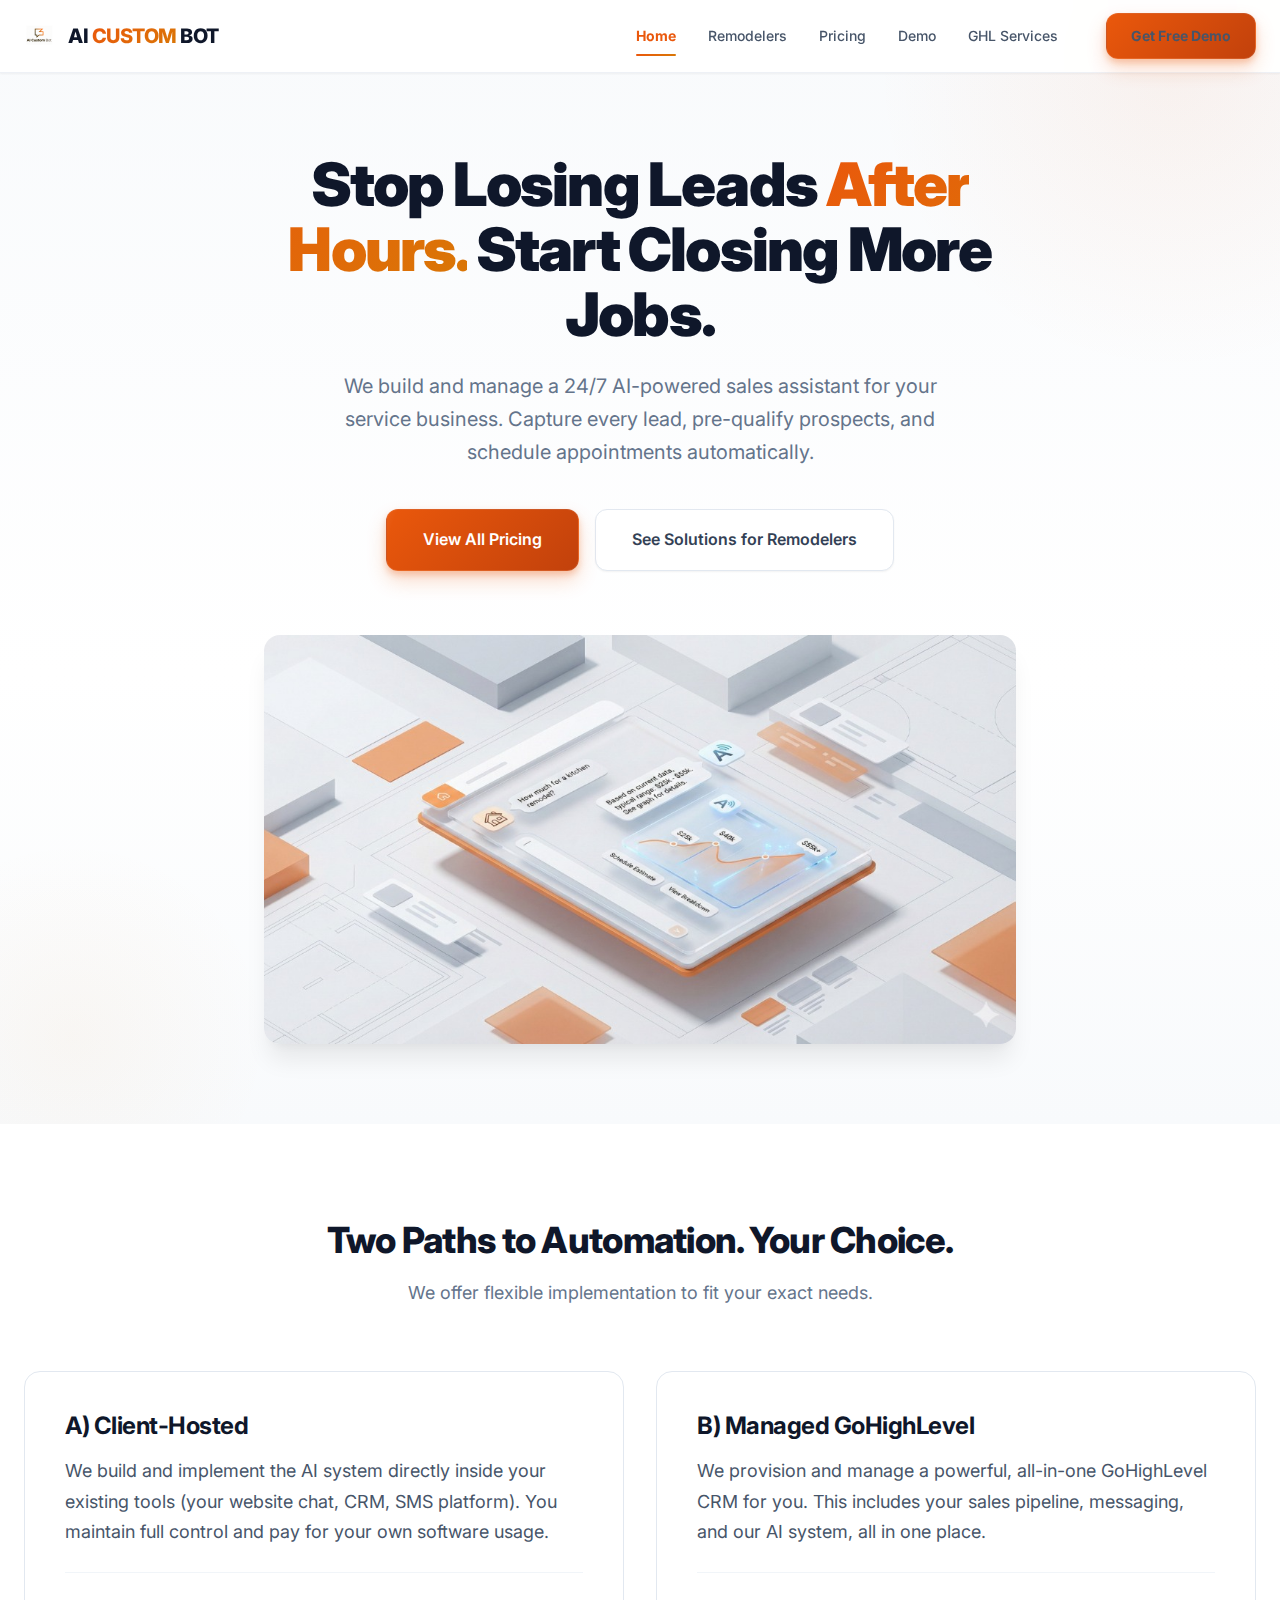
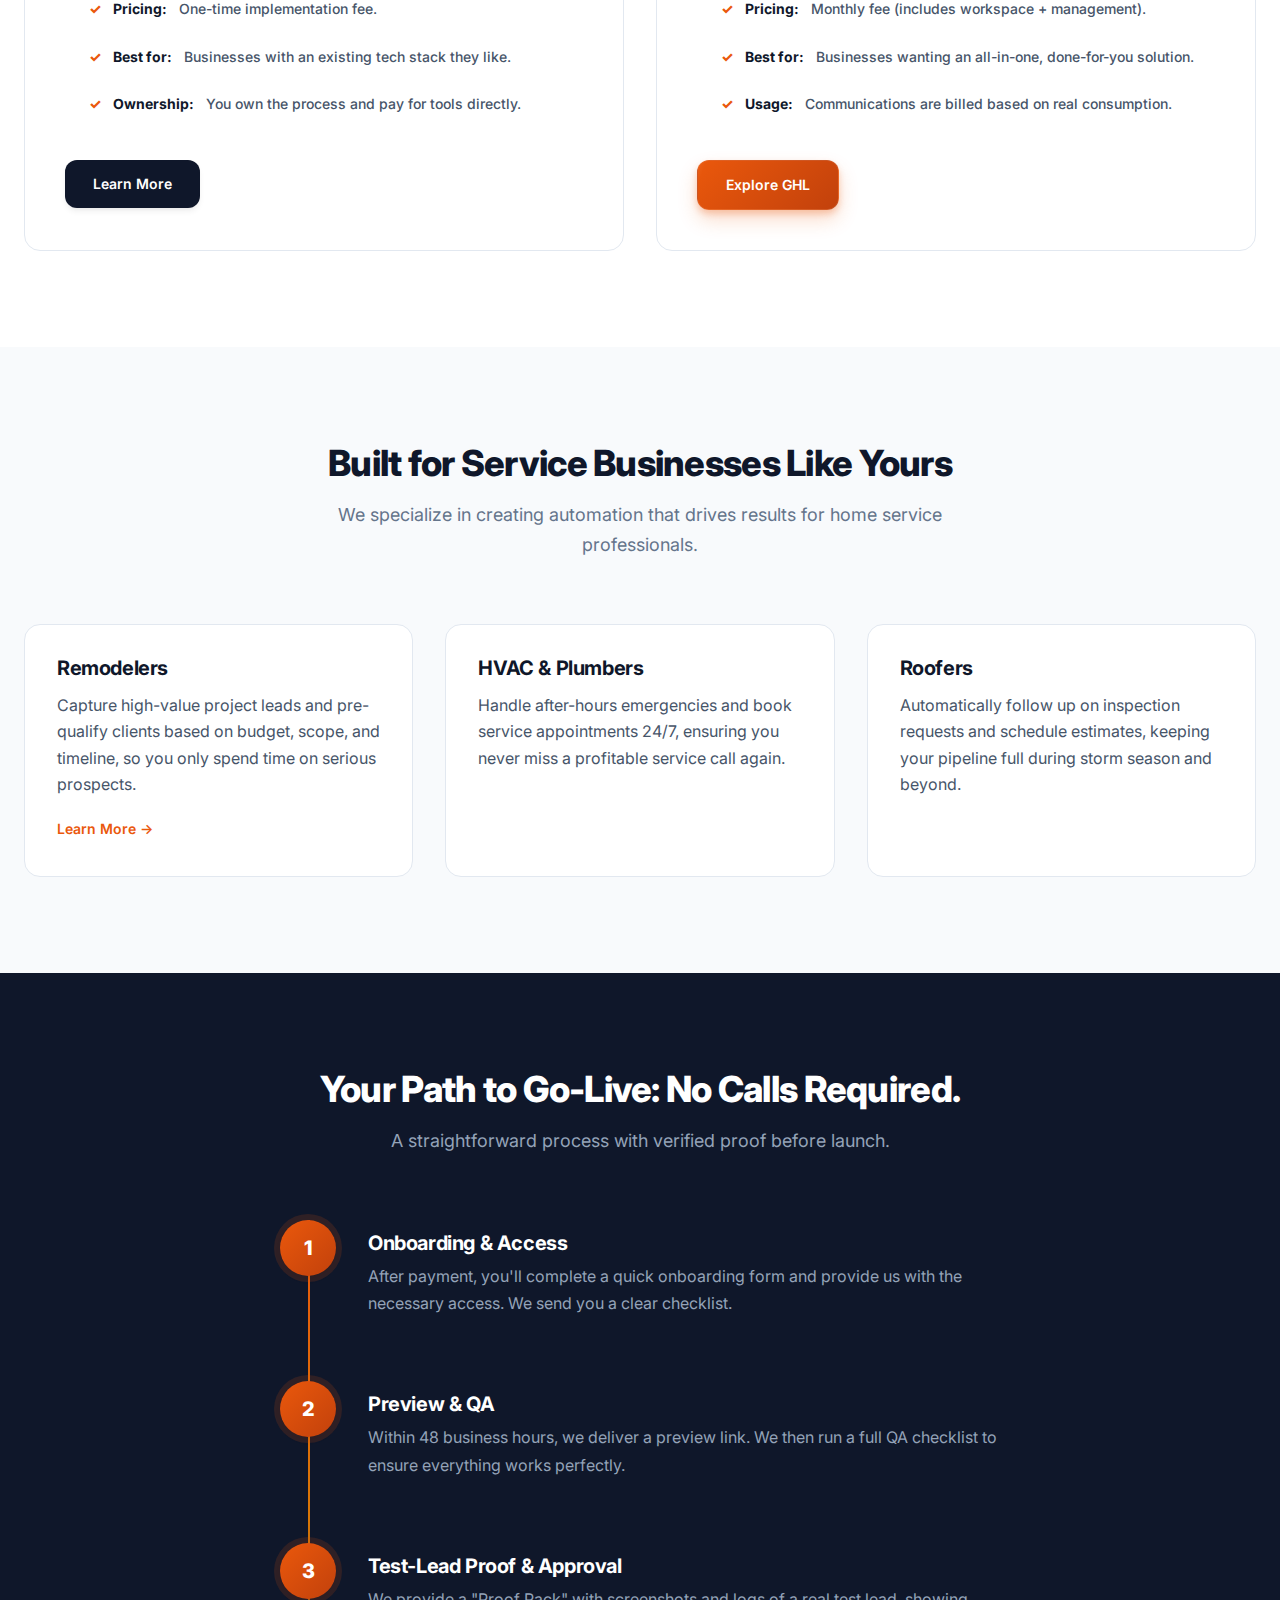
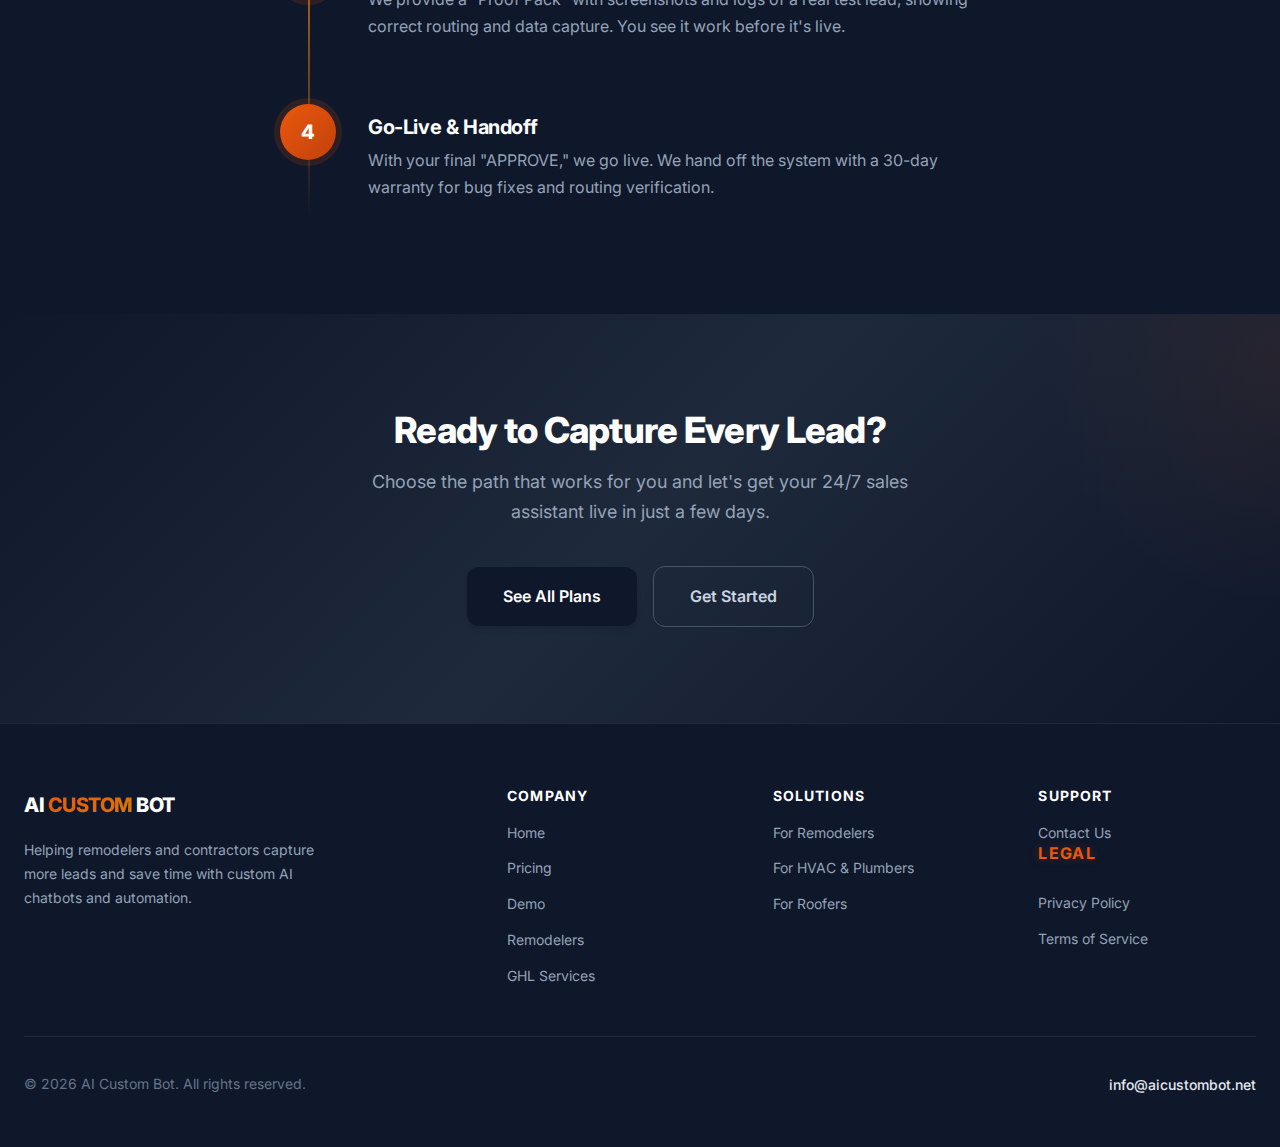
<file: index.html>
<!DOCTYPE html>
<html lang="en">

<head>
    <meta charset="UTF-8">
    <meta name="viewport" content="width=device-width, initial-scale=1.0">
    <meta name="description"
        content="AI Custom Bot builds and manages 24/7 AI-powered sales assistants for service businesses. Capture every lead, pre-qualify prospects, and schedule appointments automatically.">
    <title>AI Custom Bot | AI Chatbots & Automation for Service Businesses</title>
    <link rel="preconnect" href="https://fonts.googleapis.com">
    <link rel="preconnect" href="https://fonts.gstatic.com" crossorigin>
    <link href="https://fonts.googleapis.com/css2?family=Inter:wght@400;500;600;700;800;900&display=swap"
        rel="stylesheet">
    <link rel="stylesheet" href="styles.css">
    <!-- Updated favicon to transparent PNG -->
    <link rel="icon" type="image/png" href="favicon.png">
</head>

<body>

    <!-- Header -->
    <header class="header">
        <div class="container">
            <a href="index.html" class="header-logo">
                <!-- Use new logo image -->
                <img src="logo.png" alt="AI Custom Bot Logo" style="height: 32px;">

                <span class="logo-hights">AI <span class="logo-highlight">CUSTOM</span> BOT</span>
            </a>

            <nav class="header-nav" id="mainNav">
                <a href="index.html" class="active">Home</a>
                <a href="remodelers.html">Remodelers</a>
                <a href="pricing.html">Pricing</a>
                <a href="demo.html">Demo</a>
                <a href="ghl-services.html">GHL Services</a>
                <div class="header-cta">
                    <a href="contact.html" class="btn btn-primary">Get Free Demo</a>
                </div>
            </nav>
            <button class="menu-toggle" id="menuToggle" aria-label="Toggle navigation">
                <span></span>
                <span></span>
                <span></span>
            </button>
        </div>
    </header>

    <!-- Hero Section -->
    <section class="hero">
        <div class="hero-content">
            <h1 class="hero-title">Stop Losing Leads <span class="accent">After Hours.</span> Start Closing More Jobs.
            </h1>
            <p class="hero-subtitle">We build and manage a 24/7 AI-powered sales assistant for your service business.
                Capture every lead, pre-qualify prospects, and schedule appointments automatically.</p>
            <div class="hero-cta">
                <a href="pricing.html" class="btn btn-primary btn-lg">View All Pricing</a>
                <a href="remodelers.html" class="btn btn-outline btn-lg">See Solutions for Remodelers</a>
            </div>
            <div class="hero-image" style="margin-top: 4rem; position: relative; z-index: 1;">
                <!-- Use new banner image for hero -->
                <img src="banner.jpg" alt="AI Solution Dashboard"
                    style="border-radius: var(--radius-xl); box-shadow: var(--shadow-xl); max-width: 900px; width: 100%; margin: 0 auto;">
            </div>
        </div>
    </section>

    <!-- Two Paths Section -->
    <section class="section">
        <div class="container">
            <div class="section-header">
                <h2 class="section-title">Two Paths to Automation. Your Choice.</h2>
                <p class="section-subtitle">We offer flexible implementation to fit your exact needs.</p>
            </div>
            <div class="grid grid-2">
                <div class="card">
                    <h3 class="card-title">A) Client-Hosted</h3>
                    <p class="card-text">We build and implement the AI system directly inside your existing tools (your
                        website chat, CRM, SMS platform). You maintain full control and pay for your own software usage.
                    </p>
                    <ul class="pricing-preview-features">
                        <li><strong>Pricing:</strong> One-time implementation fee.</li>
                        <li><strong>Best for:</strong> Businesses with an existing tech stack they like.</li>
                        <li><strong>Ownership:</strong> You own the process and pay for tools directly.</li>
                    </ul>
                    <a href="pricing.html" class="btn btn-secondary">Learn More</a>
                </div>
                <div class="card">
                    <h3 class="card-title">B) Managed GoHighLevel</h3>
                    <p class="card-text">We provision and manage a powerful, all-in-one GoHighLevel CRM for you. This
                        includes your sales pipeline, messaging, and our AI system, all in one place.</p>
                    <ul class="pricing-preview-features">
                        <li><strong>Pricing:</strong> Monthly fee (includes workspace + management).</li>
                        <li><strong>Best for:</strong> Businesses wanting an all-in-one, done-for-you solution.</li>
                        <li><strong>Usage:</strong> Communications are billed based on real consumption.</li>
                    </ul>
                    <a href="ghl-services.html" class="btn btn-primary">Explore GHL</a>
                </div>
            </div>
        </div>
    </section>

    <!-- Who We Help Section -->
    <section class="section section-gray">
        <div class="container">
            <div class="section-header">
                <h2 class="section-title">Built for Service Businesses Like Yours</h2>
                <p class="section-subtitle">We specialize in creating automation that drives results for home service
                    professionals.</p>
            </div>
            <div class="grid grid-3">
                <div class="feature-card">
                    <h3 class="feature-title">Remodelers</h3>
                    <p class="feature-text">Capture high-value project leads and pre-qualify clients based on budget,
                        scope, and timeline, so you only spend time on serious prospects.</p>
                    <a href="remodelers.html">Learn More →</a>
                </div>
                <div class="feature-card">
                    <h3 class="feature-title">HVAC & Plumbers</h3>
                    <p class="feature-text">Handle after-hours emergencies and book service appointments 24/7, ensuring
                        you never miss a profitable service call again.</p>
                </div>
                <div class="feature-card">
                    <h3 class="feature-title">Roofers</h3>
                    <p class="feature-text">Automatically follow up on inspection requests and schedule estimates,
                        keeping your pipeline full during storm season and beyond.</p>
                </div>
            </div>
        </div>
    </section>

    <!-- How It Works Section -->
    <section class="section section-dark">
        <div class="container">
            <div class="section-header">
                <h2 class="section-title">Your Path to Go-Live: No Calls Required.</h2>
                <p class="section-subtitle">A straightforward process with verified proof before launch.</p>
            </div>
            <div class="timeline">
                <div class="timeline-item">
                    <div class="timeline-marker">1</div>
                    <div class="timeline-content">
                        <h3 class="timeline-title">Onboarding & Access</h3>
                        <p class="timeline-text">After payment, you'll complete a quick onboarding form and provide us
                            with the necessary access. We send you a clear checklist.</p>
                    </div>
                </div>
                <div class="timeline-item">
                    <div class="timeline-marker">2</div>
                    <div class="timeline-content">
                        <h3 class="timeline-title">Preview & QA</h3>
                        <p class="timeline-text">Within 48 business hours, we deliver a preview link. We then run a full
                            QA checklist to ensure everything works perfectly.</p>
                    </div>
                </div>
                <div class="timeline-item">
                    <div class="timeline-marker">3</div>
                    <div class="timeline-content">
                        <h3 class="timeline-title">Test-Lead Proof & Approval</h3>
                        <p class="timeline-text">We provide a "Proof Pack" with screenshots and logs of a real test
                            lead, showing correct routing and data capture. You see it work before it's live.</p>
                    </div>
                </div>
                <div class="timeline-item">
                    <div class="timeline-marker">4</div>
                    <div class="timeline-content">
                        <h3 class="timeline-title">Go-Live & Handoff</h3>
                        <p class="timeline-text">With your final "APPROVE," we go live. We hand off the system with a
                            30-day warranty for bug fixes and routing verification.</p>
                    </div>
                </div>
            </div>
        </div>
    </section>

    <!-- CTA Section -->
    <section class="section-cta">
        <div class="container cta-content">
            <h2 class="cta-title">Ready to Capture Every Lead?</h2>
            <p class="cta-text">Choose the path that works for you and let's get your 24/7 sales assistant live in just
                a few days.</p>
            <div class="cta-buttons">
                <a href="pricing.html" class="btn btn-secondary btn-lg">See All Plans</a>
                <a href="#" class="btn btn-outline btn-lg">Get Started</a>
            </div>
        </div>
    </section>

    <!-- Footer -->
    <footer class="footer">
        <div class="container">
            <div class="footer-grid">
                <div class="footer-brand">
                    <div class="footer-logo">
                        <span class="logo-hights">AI <span class="logo-highlight">CUSTOM</span> BOT</span>
                    </div>
                    <p class="footer-description">Helping remodelers and contractors capture more leads and save time
                        with custom AI chatbots and automation.</p>
                </div>
                <div>
                    <h4 class="footer-heading">Company</h4>
                    <div class="footer-links">
                        <a href="index.html">Home</a>
                        <a href="pricing.html">Pricing</a>
                        <a href="demo.html">Demo</a>
                        <a href="remodelers.html">Remodelers</a>
                        <a href="ghl-services.html">GHL Services</a>
                    </div>
                </div>
                <div>
                    <h4 class="footer-heading">Solutions</h4>
                    <div class="footer-links">
                        <a href="remodelers.html">For Remodelers</a>
                        <a href="#">For HVAC & Plumbers</a>
                        <a href="#">For Roofers</a>
                    </div>
                </div>
                <div>
                    <h4 class="footer-heading">Support</h4>
                    <div class="footer-links">
                        <!-- Display direct email in footer -->
                        <a href="contact.html">Contact Us</a>
                    </div>
                    <div class="footer-links">
                        <h4 class="footer-heading legal-heading">Legal</h4>
                        <a href="privacy.html">Privacy Policy</a>
                        <a href="terms.html">Terms of Service</a>
                    </div>
                </div>
            </div>
            <div class="footer-bottom">
                <p class="footer-copyright">&copy; 2026 AI Custom Bot. All rights reserved.</p>
                <!-- Added contact email to footer bottom -->
                <p class="footer-email"><a href="mailto:info@aicustombot.net">info@aicustombot.net</a></p>
            </div>
        </div>
    </footer>

    <!-- Mobile Menu Toggle Script -->


    <script src="scripts.js"></script>
</body>

</html>
</file>
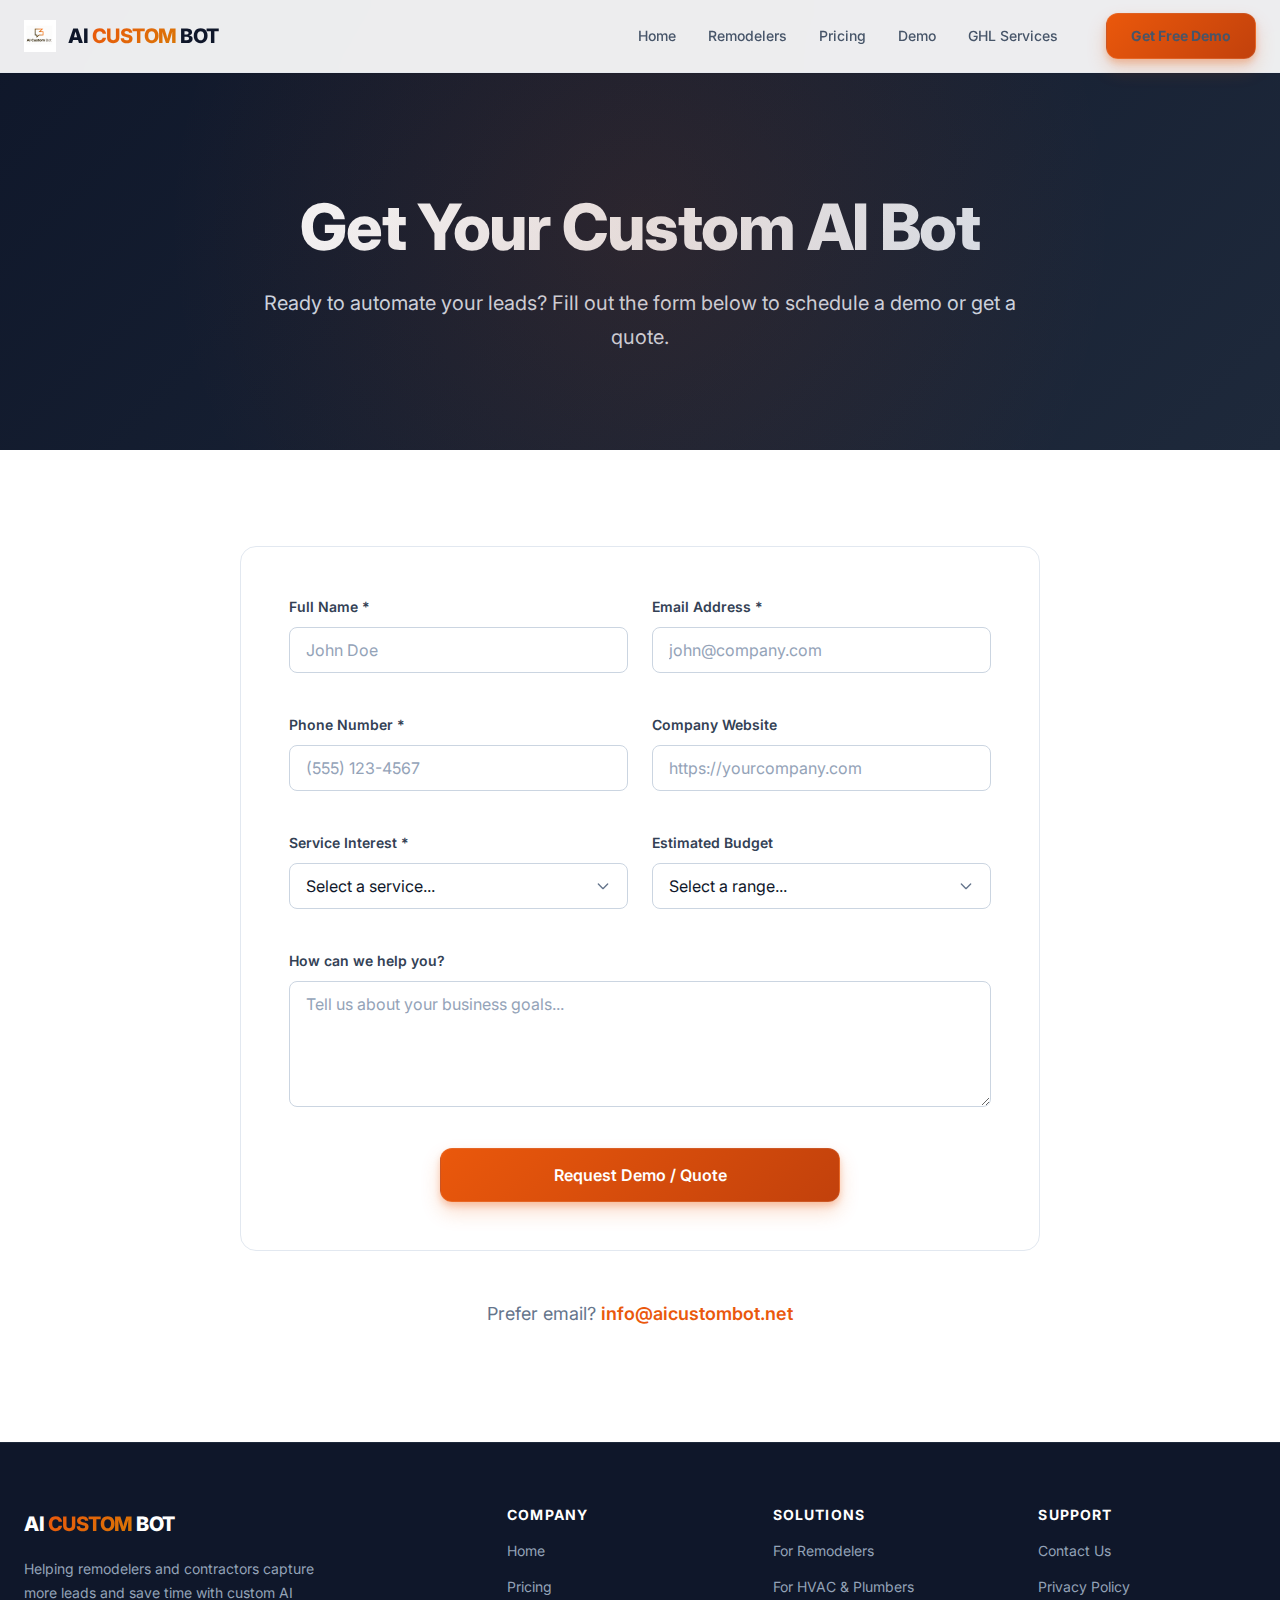
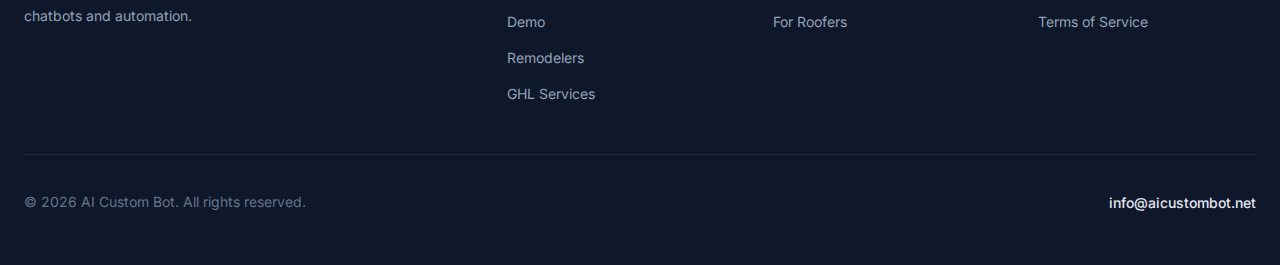
<file: contact.html>
<!DOCTYPE html>
<html lang="en">

<head>
    <meta charset="UTF-8">
    <meta name="viewport" content="width=device-width, initial-scale=1.0">
    <meta name="description"
        content="Contact AI Custom Bot. Schedule a demo or get a quote for your custom AI chatbot and automation solution.">
    <title>Contact Us | AI Custom Bot</title>
    <link rel="preconnect" href="https://fonts.googleapis.com">
    <link rel="preconnect" href="https://fonts.gstatic.com" crossorigin>
    <link href="https://fonts.googleapis.com/css2?family=Inter:wght@400;500;600;700;800;900&display=swap"
        rel="stylesheet">
    <link rel="stylesheet" href="styles.css">
    <!-- Updated favicon to transparent PNG -->
    <link rel="icon" type="image/png" href="favicon.png">
</head>

<body>

    <!-- Header -->
    <header class="header">
        <div class="container">
            <a href="index.html" class="header-logo">
                <!-- Use new logo image -->
                <img src="logo.png" alt="AI Custom Bot Logo" style="height: 32px;">
                <span class="logo-hights">AI <span class="logo-highlight">CUSTOM</span> BOT</span>
            </a>
            <nav class="header-nav" id="mainNav">
                <a href="index.html">Home</a>
                <a href="remodelers.html">Remodelers</a>
                <a href="pricing.html">Pricing</a>
                <a href="demo.html">Demo</a>
                <a href="ghl-services.html">GHL Services</a>
                <div class="header-cta">
                    <a href="contact.html" class="btn btn-primary">Get Free Demo</a>
                </div>
            </nav>
            <button class="menu-toggle" id="menuToggle" aria-label="Toggle navigation">
                <span></span>
                <span></span>
                <span></span>
            </button>
        </div>
    </header>

    <!-- Page Hero -->
    <section class="page-hero">
        <div class="container">
            <h1 class="page-hero-title">Get Your Custom AI Bot</h1>
            <p class="page-hero-subtitle">Ready to automate your leads? Fill out the form below to schedule a demo or
                get a quote.</p>
        </div>
    </section>

    <!-- Contact Section -->
    <section class="section">
        <div class="container">
            <div class="contact-wrapper" style="max-width: 800px; margin: 0 auto;">

                <div class="feature-card" style="padding: 3rem;">
                    <form id="contactForm" class="contact-form">

                        <div class="grid grid-2" style="gap: 1.5rem; margin-bottom: 1.5rem;">
                            <div class="form-group">
                                <label for="name" class="form-label">Full Name *</label>
                                <input type="text" id="name" name="name" class="form-input" required
                                    placeholder="John Doe">
                            </div>
                            <div class="form-group">
                                <label for="email" class="form-label">Email Address *</label>
                                <input type="email" id="email" name="email" class="form-input" required
                                    placeholder="john@company.com">
                            </div>
                        </div>

                        <div class="grid grid-2" style="gap: 1.5rem; margin-bottom: 1.5rem;">
                            <div class="form-group">
                                <label for="phone" class="form-label">Phone Number *</label>
                                <input type="tel" id="phone" name="phone" class="form-input" required
                                    placeholder="(555) 123-4567">
                            </div>
                            <div class="form-group">
                                <label for="company" class="form-label">Company Website</label>
                                <input type="url" id="company" name="company" class="form-input"
                                    placeholder="https://yourcompany.com">
                            </div>
                        </div>

                        <div class="grid grid-2" style="gap: 1.5rem; margin-bottom: 1.5rem;">
                            <div class="form-group">
                                <label for="service" class="form-label">Service Interest *</label>
                                <select id="service" name="service" class="form-input" required>
                                    <option value="" disabled selected>Select a service...</option>
                                    <option value="Client-Hosted AI Bot">Client-Hosted AI Bot</option>
                                    <option value="Managed GHL CRM">Managed GHL CRM</option>
                                    <option value="Remodeler System">Remodeler System</option>
                                    <option value="Other / Unsure">Other / Unsure</option>
                                </select>
                            </div>
                            <div class="form-group">
                                <label for="budget" class="form-label">Estimated Budget</label>
                                <select id="budget" name="budget" class="form-input">
                                    <option value="" disabled selected>Select a range...</option>
                                    <option value="$1k - $3k">$1k - $3k</option>
                                    <option value="$3k - $10k">$3k - $10k</option>
                                    <option value="$10k+">$10k+</option>
                                </select>
                            </div>
                        </div>

                        <div class="form-group" style="margin-bottom: 2rem;">
                            <label for="message" class="form-label">How can we help you?</label>
                            <textarea id="message" name="message" class="form-input" rows="5"
                                placeholder="Tell us about your business goals..."></textarea>
                        </div>

                        <div style="text-align: center;">
                            <button type="submit" class="btn btn-primary btn-lg"
                                style="width: 100%; max-width: 400px;">Request Demo / Quote</button>
                        </div>
                        <p id="formStatus"
                            style="text-align: center; margin-top: 1rem; font-weight: 500; display: none;"></p>
                    </form>
                </div>

                <div style="text-align: center; margin-top: 3rem;">
                    <p style="color: var(--slate-500);">Prefer email? <a href="mailto:info@aicustombot.net"
                            style="color: var(--brand-orange); font-weight: 600;">info@aicustombot.net</a></p>
                </div>

            </div>
        </div>
    </section>

    <!-- Footer -->
    <footer class="footer">
        <div class="container">
            <div class="footer-grid">
                <div class="footer-brand">
                    <div class="footer-logo">
                        <span class="logo-hights">AI <span class="logo-highlight">CUSTOM</span> BOT</span>
                    </div>
                    <p class="footer-description">Helping remodelers and contractors capture more leads and save time
                        with custom AI chatbots and automation.</p>
                </div>
                <div>
                    <h4 class="footer-heading">Company</h4>
                    <div class="footer-links">
                        <a href="index.html">Home</a>
                        <a href="pricing.html">Pricing</a>
                        <a href="demo.html">Demo</a>
                        <a href="remodelers.html">Remodelers</a>
                        <a href="ghl-services.html">GHL Services</a>
                    </div>
                </div>
                <div>
                    <h4 class="footer-heading">Solutions</h4>
                    <div class="footer-links">
                        <a href="remodelers.html">For Remodelers</a>
                        <a href="#">For HVAC & Plumbers</a>
                        <a href="#">For Roofers</a>
                    </div>
                </div>
                <div>
                    <h4 class="footer-heading">Support</h4>
                    <div class="footer-links">
                        <a href="contact.html">Contact Us</a>
                        <a href="#">Privacy Policy</a>
                        <a href="#">Terms of Service</a>
                    </div>
                </div>
            </div>
            <div class="footer-bottom">
                <p class="footer-copyright">&copy; 2026 AI Custom Bot. All rights reserved.</p>
                <!-- Added contact email to footer bottom -->
                <p class="footer-email"><a href="mailto:info@aicustombot.net">info@aicustombot.net</a></p>
            </div>
        </div>
    </footer>

    <!-- Mobile Menu Toggle Script -->
    <script>
        const menuToggle = document.getElementById('menuToggle');
        const mainNav = document.getElementById('mainNav');
        if (menuToggle && mainNav) {
            menuToggle.addEventListener('click', () => {
                mainNav.classList.toggle('is-open');
            });
        }
    </script>

    <!-- Form Script -->
    <script src="scripts.js"></script>

</body>

</html>
</file>
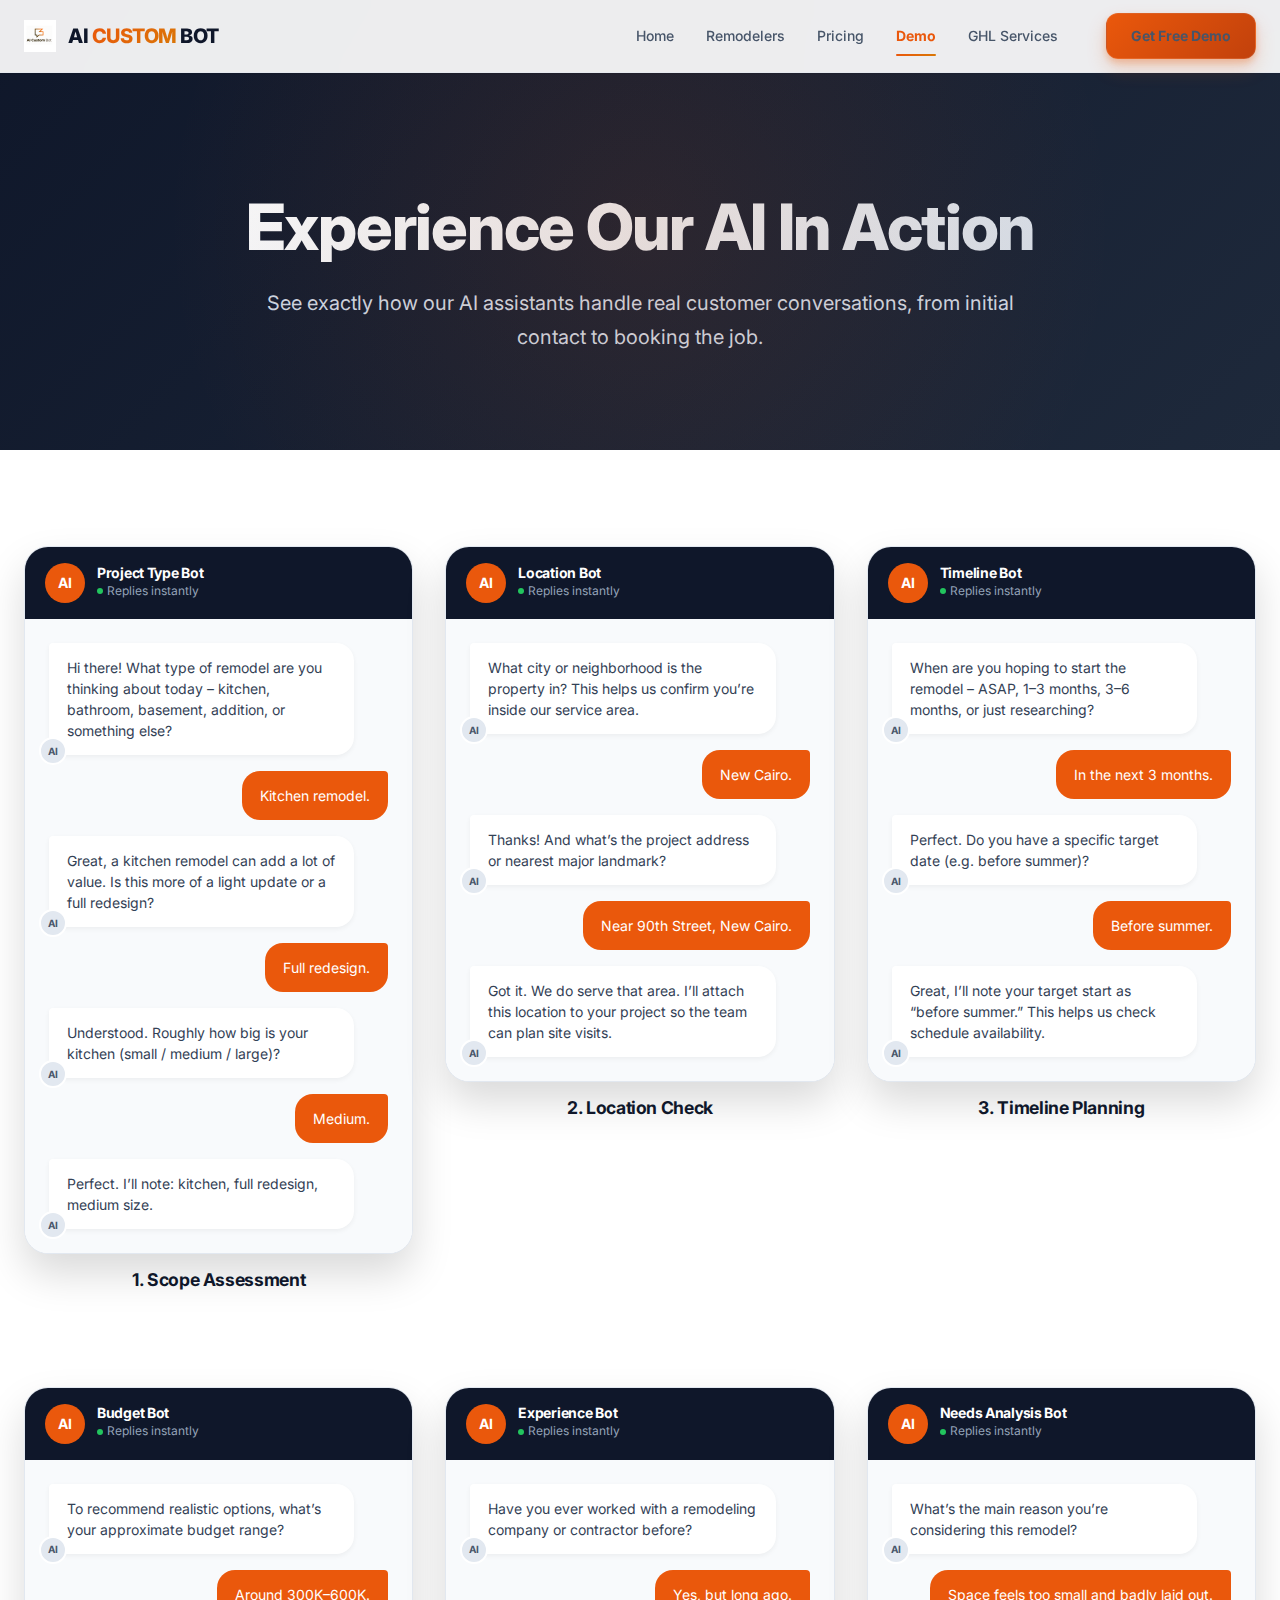
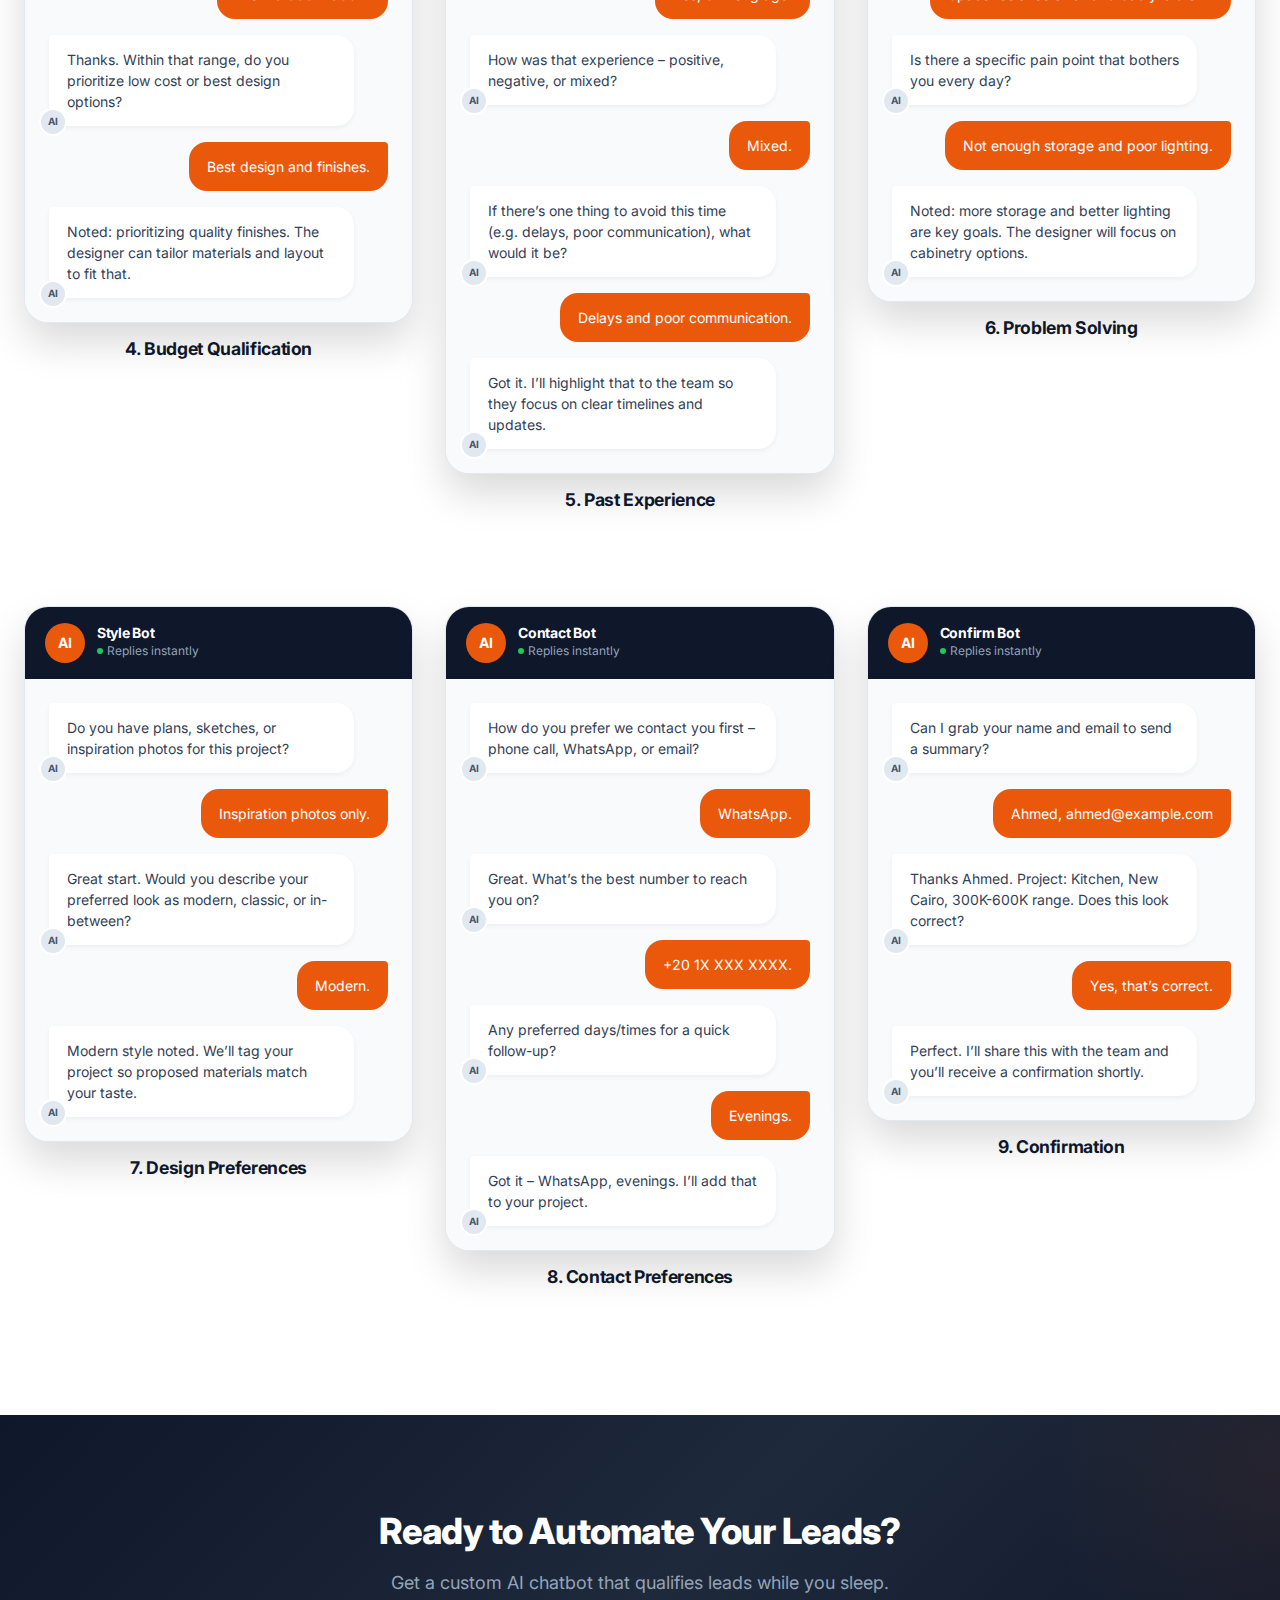
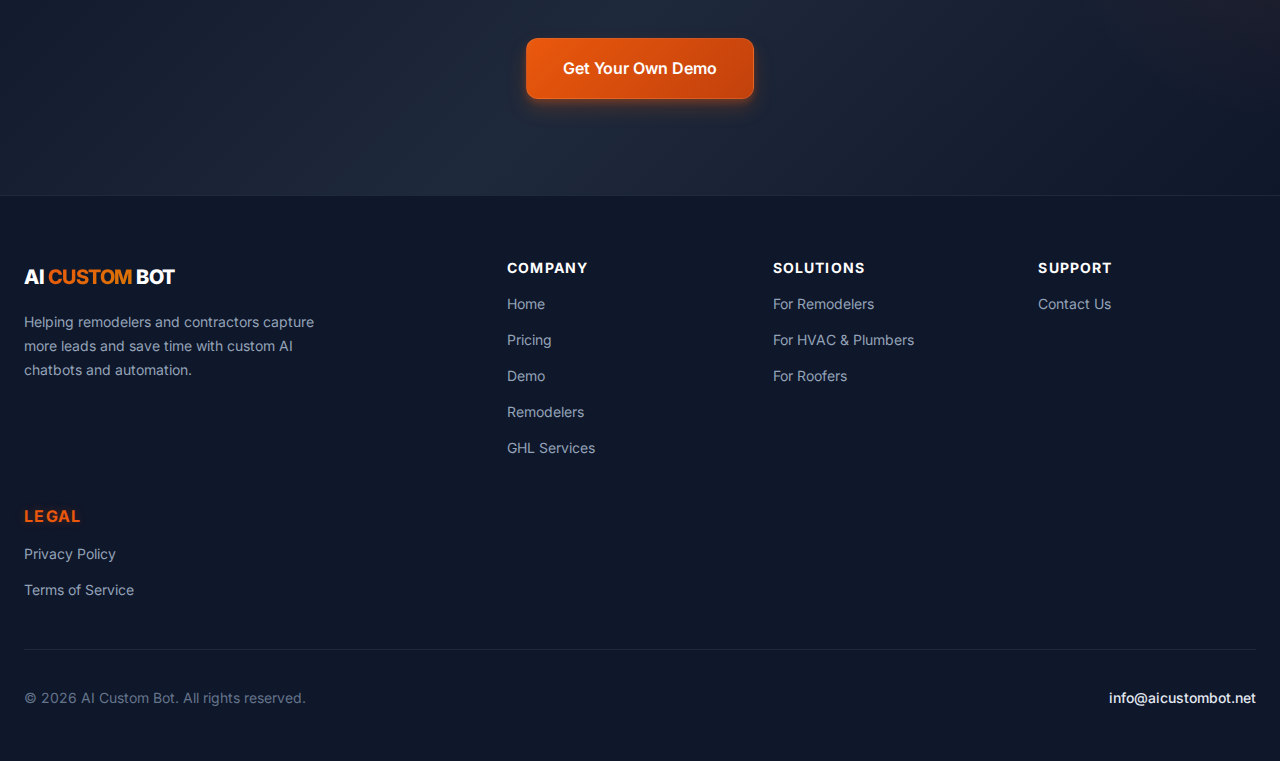
<file: demo.html>
<!DOCTYPE html>
<html lang="en">

<head>
    <meta charset="UTF-8">
    <meta name="viewport" content="width=device-width, initial-scale=1.0">
    <meta name="description"
        content="See AI Custom Bot in action. Explore our 9 chat simulators showcasing how we handle lead qualification, scheduling, and project details.">
    <title>Demo | AI Custom Bot</title>
    <link rel="preconnect" href="https://fonts.googleapis.com">
    <link rel="preconnect" href="https://fonts.gstatic.com" crossorigin>
    <link href="https://fonts.googleapis.com/css2?family=Inter:wght@400;500;600;700;800;900&display=swap"
        rel="stylesheet">
    <link rel="stylesheet" href="styles.css">
    <link rel="icon" type="image/png" href="favicon.png">
</head>

<body>

    <!-- Header -->
    <header class="header">
        <div class="container">
            <a href="index.html" class="header-logo">
                <img src="logo.png" alt="AI Custom Bot Logo" style="height: 32px;">
                <span class="logo-hights">AI <span class="logo-highlight">CUSTOM</span> BOT</span>
            </a>
            <nav class="header-nav" id="mainNav">
                <a href="index.html">Home</a>
                <a href="remodelers.html">Remodelers</a>
                <a href="pricing.html">Pricing</a>
                <a href="demo.html" class="active">Demo</a>
                <a href="ghl-services.html">GHL Services</a>
                <div class="header-cta">
                    <a href="contact.html" class="btn btn-primary">Get Free Demo</a>
                </div>
            </nav>
            <button class="menu-toggle" id="menuToggle" aria-label="Toggle navigation">
                <span></span>
                <span></span>
                <span></span>
            </button>
        </div>
    </header>

    <!-- Page Hero -->
    <section class="page-hero">
        <div class="container">
            <h1 class="page-hero-title">Experience Our AI In Action</h1>
            <p class="page-hero-subtitle">See exactly how our AI assistants handle real customer conversations, from
                initial contact to booking the job.</p>
        </div>
    </section>

    <!-- Simulators Grid -->
    <section class="section">
        <div class="container">
            <div class="grid grid-3" style="column-gap: 2rem; row-gap: 4rem;">

                <!-- Simulator 1 -->
                <div class="chat-simulator-wrapper">
                    <div class="chat-simulator">
                        <div class="chat-header">
                            <div class="chat-avatar-header">AI</div>
                            <div class="chat-info">
                                <h4>Project Type Bot</h4>
                                <span>Replies instantly</span>
                            </div>
                        </div>
                        <div class="chat-body">
                            <div class="chat-bubble chat-bubble-ai delay-1">
                                Hi there! What type of remodel are you thinking about today – kitchen, bathroom,
                                basement, addition, or something else?
                                <div class="chat-avatar-small">AI</div>
                            </div>
                            <div class="chat-bubble chat-bubble-user delay-2">
                                Kitchen remodel.
                            </div>
                            <div class="chat-bubble chat-bubble-ai delay-3">
                                Great, a kitchen remodel can add a lot of value. Is this more of a light update or a
                                full redesign?
                                <div class="chat-avatar-small">AI</div>
                            </div>
                            <div class="chat-bubble chat-bubble-user delay-4">
                                Full redesign.
                            </div>
                            <div class="chat-bubble chat-bubble-ai delay-5">
                                Understood. Roughly how big is your kitchen (small / medium / large)?
                                <div class="chat-avatar-small">AI</div>
                            </div>
                            <div class="chat-bubble chat-bubble-user delay-6">
                                Medium.
                            </div>
                            <div class="chat-bubble chat-bubble-ai delay-7">
                                Perfect. I’ll note: kitchen, full redesign, medium size.
                                <div class="chat-avatar-small">AI</div>
                            </div>
                        </div>
                    </div>
                    <div style="text-align: center; margin-top: 1rem;">
                        <h4 style="font-size: 1.1rem; font-weight: 700;">1. Scope Assessment</h4>
                    </div>
                </div>

                <!-- Simulator 2 -->
                <div class="chat-simulator-wrapper">
                    <div class="chat-simulator">
                        <div class="chat-header">
                            <div class="chat-avatar-header">AI</div>
                            <div class="chat-info">
                                <h4>Location Bot</h4>
                                <span>Replies instantly</span>
                            </div>
                        </div>
                        <div class="chat-body">
                            <div class="chat-bubble chat-bubble-ai delay-1">
                                What city or neighborhood is the property in? This helps us confirm you’re inside our
                                service area.
                                <div class="chat-avatar-small">AI</div>
                            </div>
                            <div class="chat-bubble chat-bubble-user delay-2">
                                New Cairo.
                            </div>
                            <div class="chat-bubble chat-bubble-ai delay-3">
                                Thanks! And what’s the project address or nearest major landmark?
                                <div class="chat-avatar-small">AI</div>
                            </div>
                            <div class="chat-bubble chat-bubble-user delay-4">
                                Near 90th Street, New Cairo.
                            </div>
                            <div class="chat-bubble chat-bubble-ai delay-5">
                                Got it. We do serve that area. I’ll attach this location to your project so the team can
                                plan site visits.
                                <div class="chat-avatar-small">AI</div>
                            </div>
                        </div>
                    </div>
                    <div style="text-align: center; margin-top: 1rem;">
                        <h4 style="font-size: 1.1rem; font-weight: 700;">2. Location Check</h4>
                    </div>
                </div>

                <!-- Simulator 3 -->
                <div class="chat-simulator-wrapper">
                    <div class="chat-simulator">
                        <div class="chat-header">
                            <div class="chat-avatar-header">AI</div>
                            <div class="chat-info">
                                <h4>Timeline Bot</h4>
                                <span>Replies instantly</span>
                            </div>
                        </div>
                        <div class="chat-body">
                            <div class="chat-bubble chat-bubble-ai delay-1">
                                When are you hoping to start the remodel – ASAP, 1–3 months, 3–6 months, or just
                                researching?
                                <div class="chat-avatar-small">AI</div>
                            </div>
                            <div class="chat-bubble chat-bubble-user delay-2">
                                In the next 3 months.
                            </div>
                            <div class="chat-bubble chat-bubble-ai delay-3">
                                Perfect. Do you have a specific target date (e.g. before summer)?
                                <div class="chat-avatar-small">AI</div>
                            </div>
                            <div class="chat-bubble chat-bubble-user delay-4">
                                Before summer.
                            </div>
                            <div class="chat-bubble chat-bubble-ai delay-5">
                                Great, I’ll note your target start as “before summer.” This helps us check schedule
                                availability.
                                <div class="chat-avatar-small">AI</div>
                            </div>
                        </div>
                    </div>
                    <div style="text-align: center; margin-top: 1rem;">
                        <h4 style="font-size: 1.1rem; font-weight: 700;">3. Timeline Planning</h4>
                    </div>
                </div>

                <!-- Simulator 4 -->
                <div class="chat-simulator-wrapper">
                    <div class="chat-simulator">
                        <div class="chat-header">
                            <div class="chat-avatar-header">AI</div>
                            <div class="chat-info">
                                <h4>Budget Bot</h4>
                                <span>Replies instantly</span>
                            </div>
                        </div>
                        <div class="chat-body">
                            <div class="chat-bubble chat-bubble-ai delay-1">
                                To recommend realistic options, what’s your approximate budget range?
                                <div class="chat-avatar-small">AI</div>
                            </div>
                            <div class="chat-bubble chat-bubble-user delay-2">
                                Around 300K–600K.
                            </div>
                            <div class="chat-bubble chat-bubble-ai delay-3">
                                Thanks. Within that range, do you prioritize low cost or best design options?
                                <div class="chat-avatar-small">AI</div>
                            </div>
                            <div class="chat-bubble chat-bubble-user delay-4">
                                Best design and finishes.
                            </div>
                            <div class="chat-bubble chat-bubble-ai delay-5">
                                Noted: prioritizing quality finishes. The designer can tailor materials and layout to
                                fit that.
                                <div class="chat-avatar-small">AI</div>
                            </div>
                        </div>
                    </div>
                    <div style="text-align: center; margin-top: 1rem;">
                        <h4 style="font-size: 1.1rem; font-weight: 700;">4. Budget Qualification</h4>
                    </div>
                </div>

                <!-- Simulator 5 -->
                <div class="chat-simulator-wrapper">
                    <div class="chat-simulator">
                        <div class="chat-header">
                            <div class="chat-avatar-header">AI</div>
                            <div class="chat-info">
                                <h4>Experience Bot</h4>
                                <span>Replies instantly</span>
                            </div>
                        </div>
                        <div class="chat-body">
                            <div class="chat-bubble chat-bubble-ai delay-1">
                                Have you ever worked with a remodeling company or contractor before?
                                <div class="chat-avatar-small">AI</div>
                            </div>
                            <div class="chat-bubble chat-bubble-user delay-2">
                                Yes, but long ago.
                            </div>
                            <div class="chat-bubble chat-bubble-ai delay-3">
                                How was that experience – positive, negative, or mixed?
                                <div class="chat-avatar-small">AI</div>
                            </div>
                            <div class="chat-bubble chat-bubble-user delay-4">
                                Mixed.
                            </div>
                            <div class="chat-bubble chat-bubble-ai delay-5">
                                If there’s one thing to avoid this time (e.g. delays, poor communication), what would it
                                be?
                                <div class="chat-avatar-small">AI</div>
                            </div>
                            <div class="chat-bubble chat-bubble-user delay-6">
                                Delays and poor communication.
                            </div>
                            <div class="chat-bubble chat-bubble-ai delay-7">
                                Got it. I’ll highlight that to the team so they focus on clear timelines and updates.
                                <div class="chat-avatar-small">AI</div>
                            </div>
                        </div>
                    </div>
                    <div style="text-align: center; margin-top: 1rem;">
                        <h4 style="font-size: 1.1rem; font-weight: 700;">5. Past Experience</h4>
                    </div>
                </div>

                <!-- Simulator 6 -->
                <div class="chat-simulator-wrapper">
                    <div class="chat-simulator">
                        <div class="chat-header">
                            <div class="chat-avatar-header">AI</div>
                            <div class="chat-info">
                                <h4>Needs Analysis Bot</h4>
                                <span>Replies instantly</span>
                            </div>
                        </div>
                        <div class="chat-body">
                            <div class="chat-bubble chat-bubble-ai delay-1">
                                What’s the main reason you’re considering this remodel?
                                <div class="chat-avatar-small">AI</div>
                            </div>
                            <div class="chat-bubble chat-bubble-user delay-2">
                                Space feels too small and badly laid out.
                            </div>
                            <div class="chat-bubble chat-bubble-ai delay-3">
                                Is there a specific pain point that bothers you every day?
                                <div class="chat-avatar-small">AI</div>
                            </div>
                            <div class="chat-bubble chat-bubble-user delay-4">
                                Not enough storage and poor lighting.
                            </div>
                            <div class="chat-bubble chat-bubble-ai delay-5">
                                Noted: more storage and better lighting are key goals. The designer will focus on
                                cabinetry options.
                                <div class="chat-avatar-small">AI</div>
                            </div>
                        </div>
                    </div>
                    <div style="text-align: center; margin-top: 1rem;">
                        <h4 style="font-size: 1.1rem; font-weight: 700;">6. Problem Solving</h4>
                    </div>
                </div>

                <!-- Simulator 7 -->
                <div class="chat-simulator-wrapper">
                    <div class="chat-simulator">
                        <div class="chat-header">
                            <div class="chat-avatar-header">AI</div>
                            <div class="chat-info">
                                <h4>Style Bot</h4>
                                <span>Replies instantly</span>
                            </div>
                        </div>
                        <div class="chat-body">
                            <div class="chat-bubble chat-bubble-ai delay-1">
                                Do you have plans, sketches, or inspiration photos for this project?
                                <div class="chat-avatar-small">AI</div>
                            </div>
                            <div class="chat-bubble chat-bubble-user delay-2">
                                Inspiration photos only.
                            </div>
                            <div class="chat-bubble chat-bubble-ai delay-3">
                                Great start. Would you describe your preferred look as modern, classic, or in-between?
                                <div class="chat-avatar-small">AI</div>
                            </div>
                            <div class="chat-bubble chat-bubble-user delay-4">
                                Modern.
                            </div>
                            <div class="chat-bubble chat-bubble-ai delay-5">
                                Modern style noted. We’ll tag your project so proposed materials match your taste.
                                <div class="chat-avatar-small">AI</div>
                            </div>
                        </div>
                    </div>
                    <div style="text-align: center; margin-top: 1rem;">
                        <h4 style="font-size: 1.1rem; font-weight: 700;">7. Design Preferences</h4>
                    </div>
                </div>

                <!-- Simulator 8 -->
                <div class="chat-simulator-wrapper">
                    <div class="chat-simulator">
                        <div class="chat-header">
                            <div class="chat-avatar-header">AI</div>
                            <div class="chat-info">
                                <h4>Contact Bot</h4>
                                <span>Replies instantly</span>
                            </div>
                        </div>
                        <div class="chat-body">
                            <div class="chat-bubble chat-bubble-ai delay-1">
                                How do you prefer we contact you first – phone call, WhatsApp, or email?
                                <div class="chat-avatar-small">AI</div>
                            </div>
                            <div class="chat-bubble chat-bubble-user delay-2">
                                WhatsApp.
                            </div>
                            <div class="chat-bubble chat-bubble-ai delay-3">
                                Great. What’s the best number to reach you on?
                                <div class="chat-avatar-small">AI</div>
                            </div>
                            <div class="chat-bubble chat-bubble-user delay-4">
                                +20 1X XXX XXXX.
                            </div>
                            <div class="chat-bubble chat-bubble-ai delay-5">
                                Any preferred days/times for a quick follow-up?
                                <div class="chat-avatar-small">AI</div>
                            </div>
                            <div class="chat-bubble chat-bubble-user delay-6">
                                Evenings.
                            </div>
                            <div class="chat-bubble chat-bubble-ai delay-7">
                                Got it – WhatsApp, evenings. I’ll add that to your project.
                                <div class="chat-avatar-small">AI</div>
                            </div>
                        </div>
                    </div>
                    <div style="text-align: center; margin-top: 1rem;">
                        <h4 style="font-size: 1.1rem; font-weight: 700;">8. Contact Preferences</h4>
                    </div>
                </div>

                <!-- Simulator 9 -->
                <div class="chat-simulator-wrapper">
                    <div class="chat-simulator">
                        <div class="chat-header">
                            <div class="chat-avatar-header">AI</div>
                            <div class="chat-info">
                                <h4>Confirm Bot</h4>
                                <span>Replies instantly</span>
                            </div>
                        </div>
                        <div class="chat-body">
                            <div class="chat-bubble chat-bubble-ai delay-1">
                                Can I grab your name and email to send a summary?
                                <div class="chat-avatar-small">AI</div>
                            </div>
                            <div class="chat-bubble chat-bubble-user delay-2">
                                Ahmed, ahmed@example.com
                            </div>
                            <div class="chat-bubble chat-bubble-ai delay-3">
                                Thanks Ahmed. Project: Kitchen, New Cairo, 300K-600K range. Does this look correct?
                                <div class="chat-avatar-small">AI</div>
                            </div>
                            <div class="chat-bubble chat-bubble-user delay-4">
                                Yes, that’s correct.
                            </div>
                            <div class="chat-bubble chat-bubble-ai delay-5">
                                Perfect. I’ll share this with the team and you’ll receive a confirmation shortly.
                                <div class="chat-avatar-small">AI</div>
                            </div>
                        </div>
                    </div>
                    <div style="text-align: center; margin-top: 1rem;">
                        <h4 style="font-size: 1.1rem; font-weight: 700;">9. Confirmation</h4>
                    </div>
                </div>

            </div>
        </div>
    </section>

    <!-- Main CTA Section -->
    <section class="section-cta">
        <div class="container cta-content">
            <h2 class="cta-title">Ready to Automate Your Leads?</h2>
            <p class="cta-text">Get a custom AI chatbot that qualifies leads while you sleep.</p>
            <div class="cta-buttons">
                <a href="contact.html" class="btn btn-primary btn-lg">Get Your Own Demo</a>
            </div>
        </div>
    </section>

    <!-- Footer -->
    <footer class="footer">
        <div class="container">
            <div class="footer-grid">
                <div class="footer-brand">
                    <div class="footer-logo">
                        <span class="logo-hights">AI <span class="logo-highlight">CUSTOM</span> BOT</span>
                    </div>
                    <p class="footer-description">Helping remodelers and contractors capture more leads and save time
                        with custom AI chatbots and automation.</p>
                </div>
                <div>
                    <h4 class="footer-heading">Company</h4>
                    <div class="footer-links">
                        <a href="index.html">Home</a>
                        <a href="pricing.html">Pricing</a>
                        <a href="demo.html">Demo</a>
                        <a href="remodelers.html">Remodelers</a>
                        <a href="ghl-services.html">GHL Services</a>
                    </div>
                </div>
                <div>
                    <h4 class="footer-heading">Solutions</h4>
                    <div class="footer-links">
                        <a href="remodelers.html">For Remodelers</a>
                        <a href="#">For HVAC & Plumbers</a>
                        <a href="#">For Roofers</a>
                    </div>
                </div>
                <div>
                    <h4 class="footer-heading">Support</h4>
                    <div class="footer-links">
                        <!-- Display direct email in footer -->
                        <a href="contact.html">Contact Us</a>
                    </div>
                </div>
                <div>
                    <h4 class="footer-heading legal-heading">Legal</h4>
                    <div class="footer-links">
                        <a href="privacy.html">Privacy Policy</a>
                        <a href="terms.html">Terms of Service</a>
                    </div>
                </div>
            </div>
            <div class="footer-bottom">
                <p class="footer-copyright">&copy; 2026 AI Custom Bot. All rights reserved.</p>
                <p class="footer-email"><a href="mailto:info@aicustombot.net">info@aicustombot.net</a></p>
            </div>
        </div>
    </footer>

    <!-- Mobile Menu Toggle Script -->

</body>

</html>
</file>
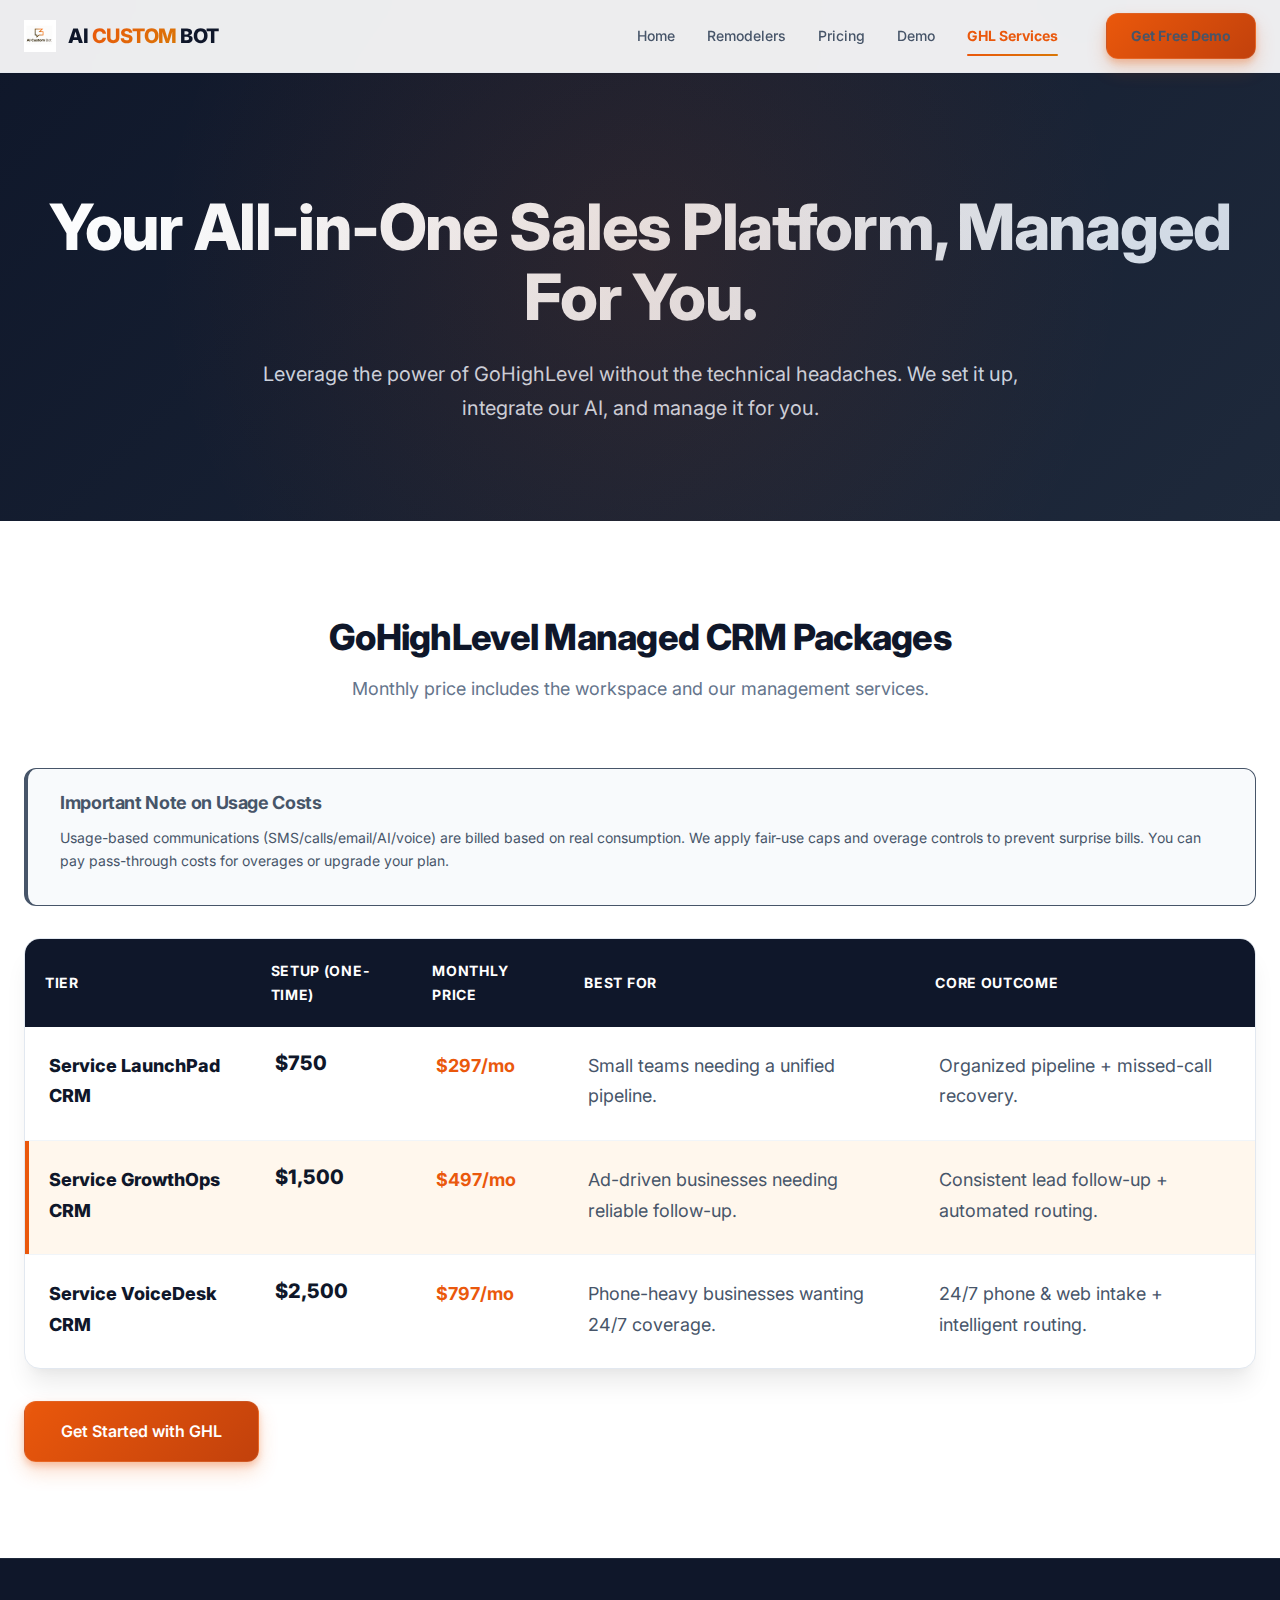
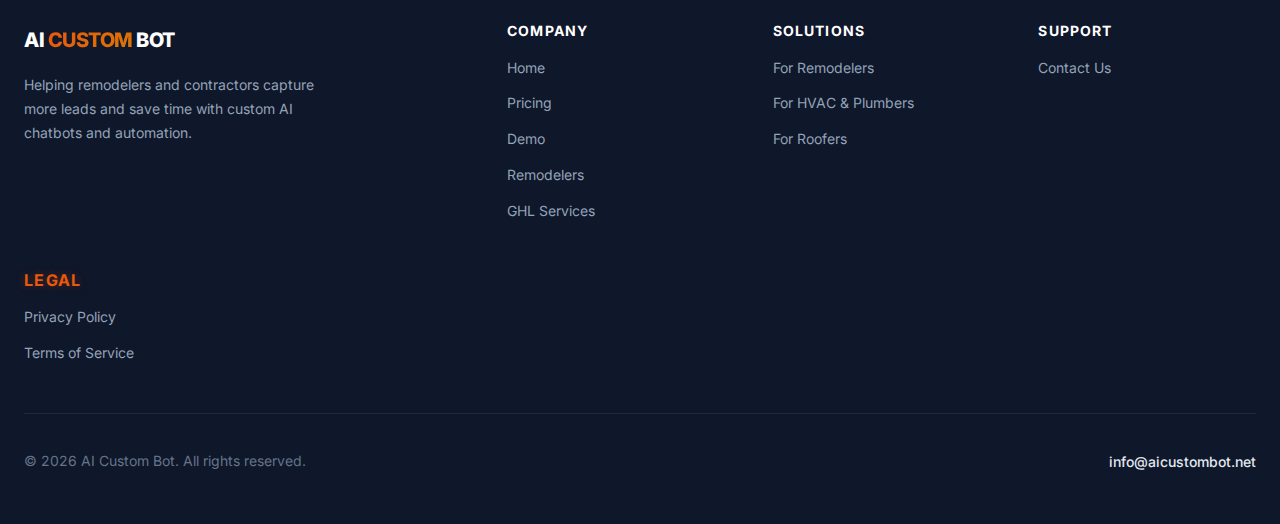
<file: ghl-services.html>
<!DOCTYPE html>
<html lang="en">
<meta name="description"
    content="Managed GoHighLevel CRM services. We set up, integrate, and manage your sales platform so you can focus on closing deals.">
<title>Managed GoHighLevel Services | AI Custom Bot</title>
<link rel="preconnect" href="https://fonts.googleapis.com">
<link rel="preconnect" href="https://fonts.gstatic.com" crossorigin>
<link href="https://fonts.googleapis.com/css2?family=Inter:wght@400;500;600;700;800;900&display=swap" rel="stylesheet">
<link rel="stylesheet" href="styles.css">
<!-- Updated favicon to transparent PNG -->
<link rel="icon" type="image/png" href="favicon.png">
</head>

<body>

    <!-- Header -->
    <header class="header">
        <div class="container">
            <a href="index.html" class="header-logo">
                <!-- Use new logo image -->
                <img src="logo.png" alt="AI Custom Bot Logo" style="height: 32px;">
                <span class="logo-hights">AI <span class="logo-highlight">CUSTOM</span> BOT</span>
            </a>
            <nav class="header-nav" id="mainNav">
                <a href="index.html">Home</a>
                <a href="remodelers.html">Remodelers</a>
                <a href="pricing.html">Pricing</a>
                <a href="demo.html">Demo</a>
                <a href="ghl-services.html" class="active">GHL Services</a>
                <div class="header-cta">
                    <a href="contact.html" class="btn btn-primary">Get Free Demo</a>
                </div>
            </nav>
            <button class="menu-toggle" id="menuToggle" aria-label="Toggle navigation">
                <span></span>
                <span></span>
                <span></span>
            </button>
        </div>
    </header>

    <!-- Page Hero -->
    <section class="page-hero">
        <div class="container">
            <h1 class="page-hero-title">Your All-in-One Sales Platform, Managed For You.</h1>
            <p class="page-hero-subtitle">Leverage the power of GoHighLevel without the technical headaches. We set it
                up, integrate our AI, and manage it for you.</p>
        </div>
    </section>

    <!-- GHL Pricing Table Section -->
    <section class="section">
        <div class="container">
            <div class="section-header">
                <h2 class="section-title">GoHighLevel Managed CRM Packages</h2>
                <p class="section-subtitle">Monthly price includes the workspace and our management services.</p>
            </div>

            <div class="policy-box" style="margin-bottom: 2rem; border-color: var(--color-warning);">
                <h3 class="policy-box-title" style="color: var(--color-warning);">Important Note on Usage Costs</h3>
                <p>Usage-based communications (SMS/calls/email/AI/voice) are billed based on real consumption. We apply
                    fair-use caps and overage controls to prevent surprise bills. You can pay pass-through costs for
                    overages or upgrade your plan.</p>
            </div>

            <div class="care-plan-table-wrapper">
                <table class="care-plan-table">
                    <thead>
                        <tr>
                            <th>Tier</th>
                            <th>Setup (One-Time)</th>
                            <th>Monthly Price</th>
                            <th>Best For</th>
                            <th>Core Outcome</th>
                        </tr>
                    </thead>
                    <tbody>
                        <tr>
                            <td data-label="Tier"><span class="care-plan-name">Service LaunchPad CRM</span></td>
                            <td data-label="Setup (One-Time)"><span class="price-amount">$750</span></td>
                            <td data-label="Monthly Price"><span class="care-plan-price">$297/mo</span></td>
                            <td data-label="Best For">Small teams needing a unified pipeline.</td>
                            <td data-label="Core Outcome">Organized pipeline + missed-call recovery.</td>
                        </tr>
                        <tr class="table-row-highlight">
                            <td data-label="Tier"><span class="care-plan-name">Service GrowthOps CRM</span></td>
                            <td data-label="Setup (One-Time)"><span class="price-amount">$1,500</span></td>
                            <td data-label="Monthly Price"><span class="care-plan-price">$497/mo</span></td>
                            <td data-label="Best For">Ad-driven businesses needing reliable follow-up.</td>
                            <td data-label="Core Outcome">Consistent lead follow-up + automated routing.</td>
                        </tr>
                        <tr>
                            <td data-label="Tier"><span class="care-plan-name">Service VoiceDesk CRM</span></td>
                            <td data-label="Setup (One-Time)"><span class="price-amount">$2,500</span></td>
                            <td data-label="Monthly Price"><span class="care-plan-price">$797/mo</span></td>
                            <td data-label="Best For">Phone-heavy businesses wanting 24/7 coverage.</td>
                            <td data-label="Core Outcome">24/7 phone & web intake + intelligent routing.</td>
                        </tr>
                    </tbody>
                </table>
            </div>
            <div class="text-center" style="margin-top: 2rem;">
                <a href="contact.html" class="btn btn-primary btn-lg">Get Started with GHL</a>
            </div>
        </div>
    </section>

    <!-- Footer -->
    <footer class="footer">
        <div class="container">
            <div class="footer-grid">
                <div class="footer-brand">
                    <div class="footer-logo">
                        <span class="logo-hights">AI <span class="logo-highlight">CUSTOM</span> BOT</span>
                    </div>
                    <p class="footer-description">Helping remodelers and contractors capture more leads and save time
                        with custom AI chatbots and automation.</p>
                </div>
                <div>
                    <h4 class="footer-heading">Company</h4>
                    <div class="footer-links">
                        <a href="index.html">Home</a>
                        <a href="pricing.html">Pricing</a>
                        <a href="demo.html">Demo</a>
                        <a href="remodelers.html">Remodelers</a>
                        <a href="ghl-services.html">GHL Services</a>
                    </div>
                </div>
                <div>
                    <h4 class="footer-heading">Solutions</h4>
                    <div class="footer-links">
                        <a href="remodelers.html">For Remodelers</a>
                        <a href="#">For HVAC & Plumbers</a>
                        <a href="#">For Roofers</a>
                    </div>
                </div>
                <div>
                    <h4 class="footer-heading">Support</h4>
                    <div class="footer-links">
                        <!-- Display direct email in footer -->
                        <a href="contact.html">Contact Us</a>
                    </div>
                </div>
                <div>
                    <h4 class="footer-heading legal-heading">Legal</h4>
                    <div class="footer-links">
                        <a href="privacy.html">Privacy Policy</a>
                        <a href="terms.html">Terms of Service</a>
                    </div>
                </div>
            </div>
            <div class="footer-bottom">
                <p class="footer-copyright">&copy; 2026 AI Custom Bot. All rights reserved.</p>
                <!-- Added contact email to footer bottom -->
                <p class="footer-email"><a href="mailto:info@aicustombot.net">info@aicustombot.net</a></p>
            </div>
        </div>
    </footer>

    <!-- Mobile Menu Toggle Script -->


</body>

</html>
</file>
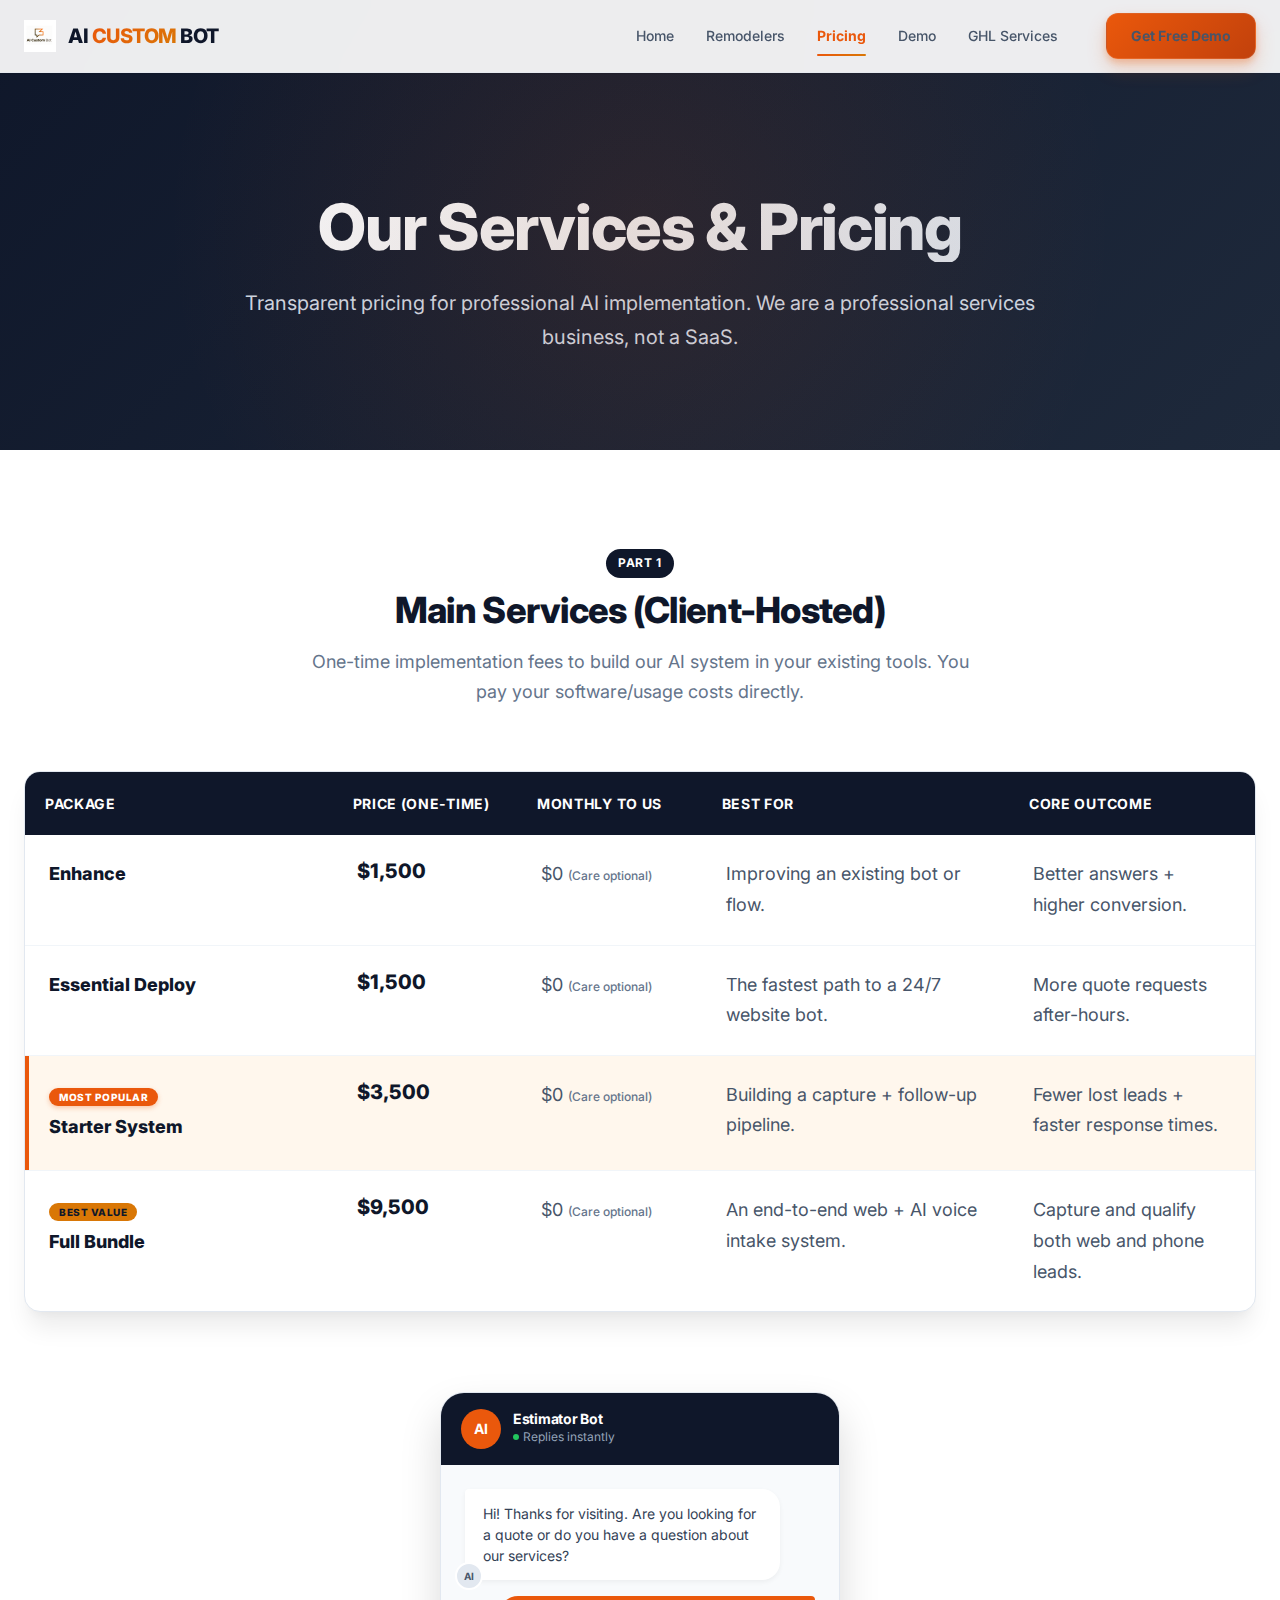
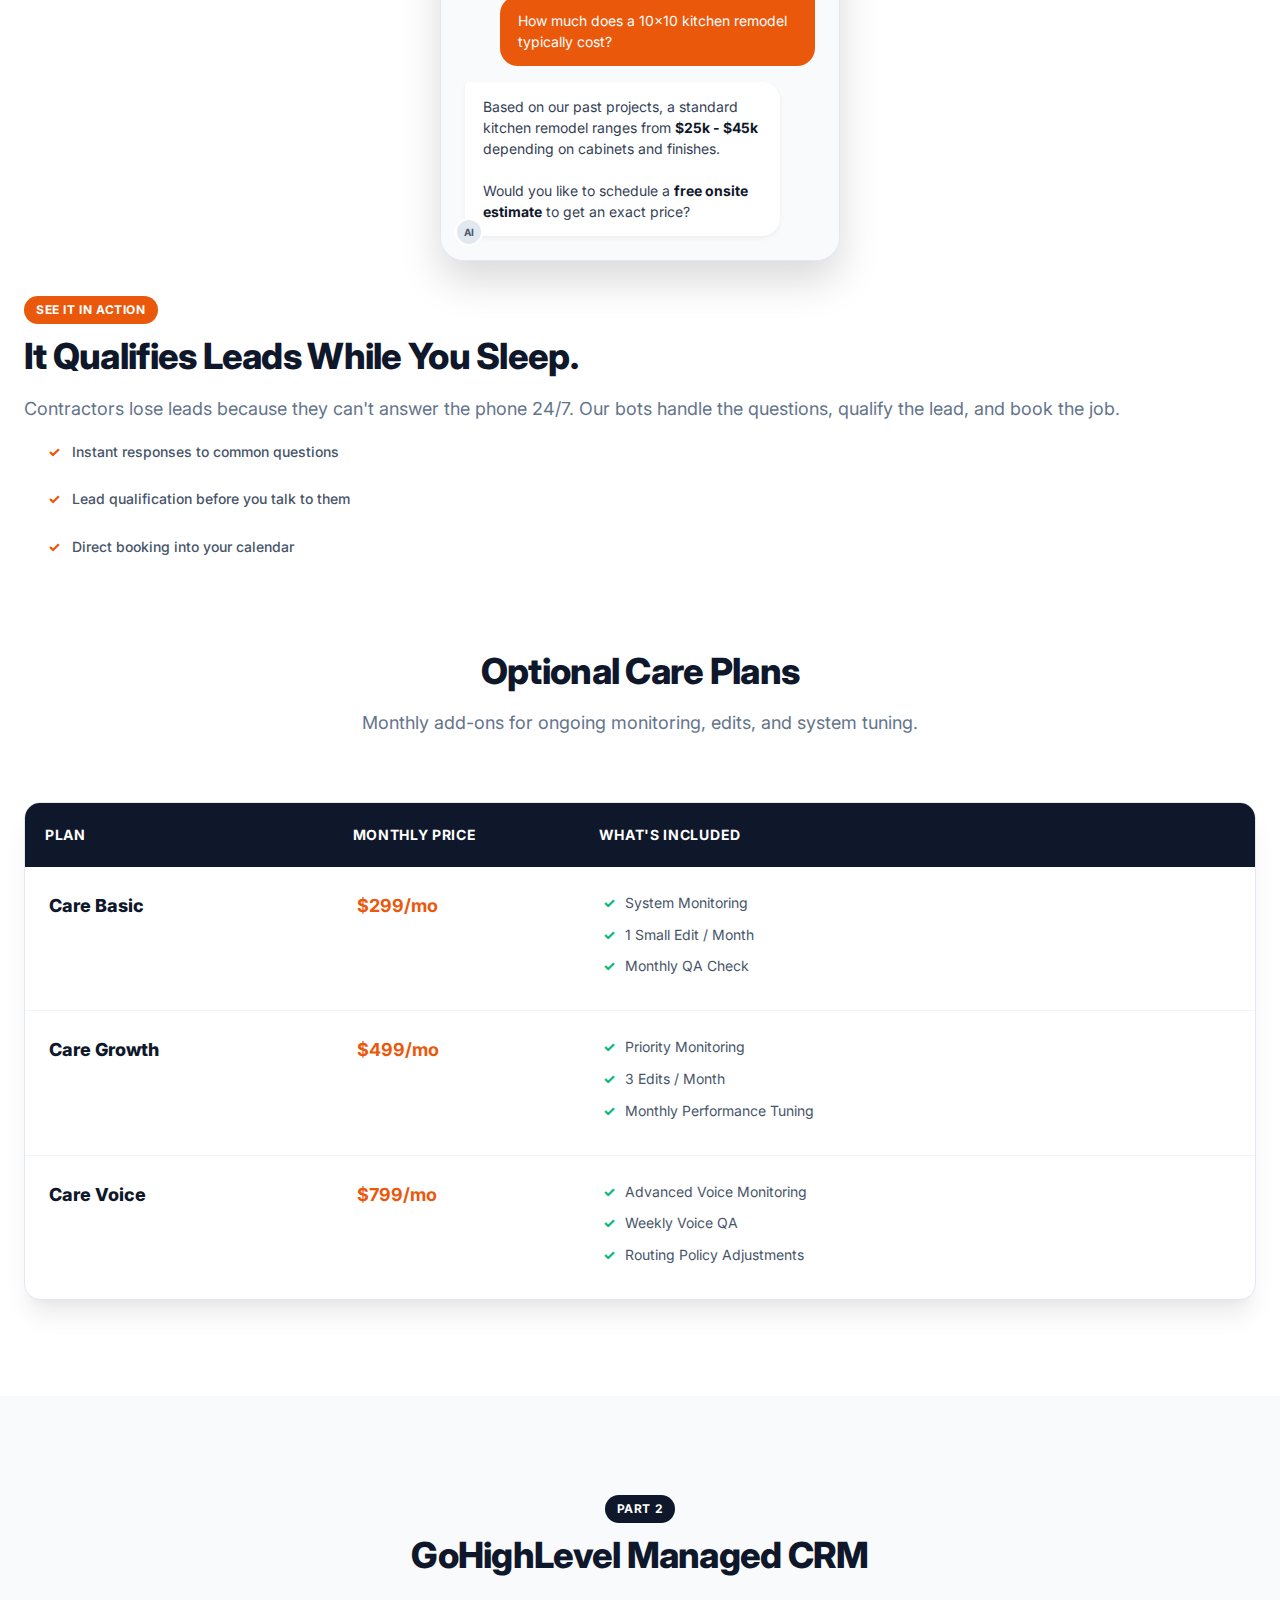
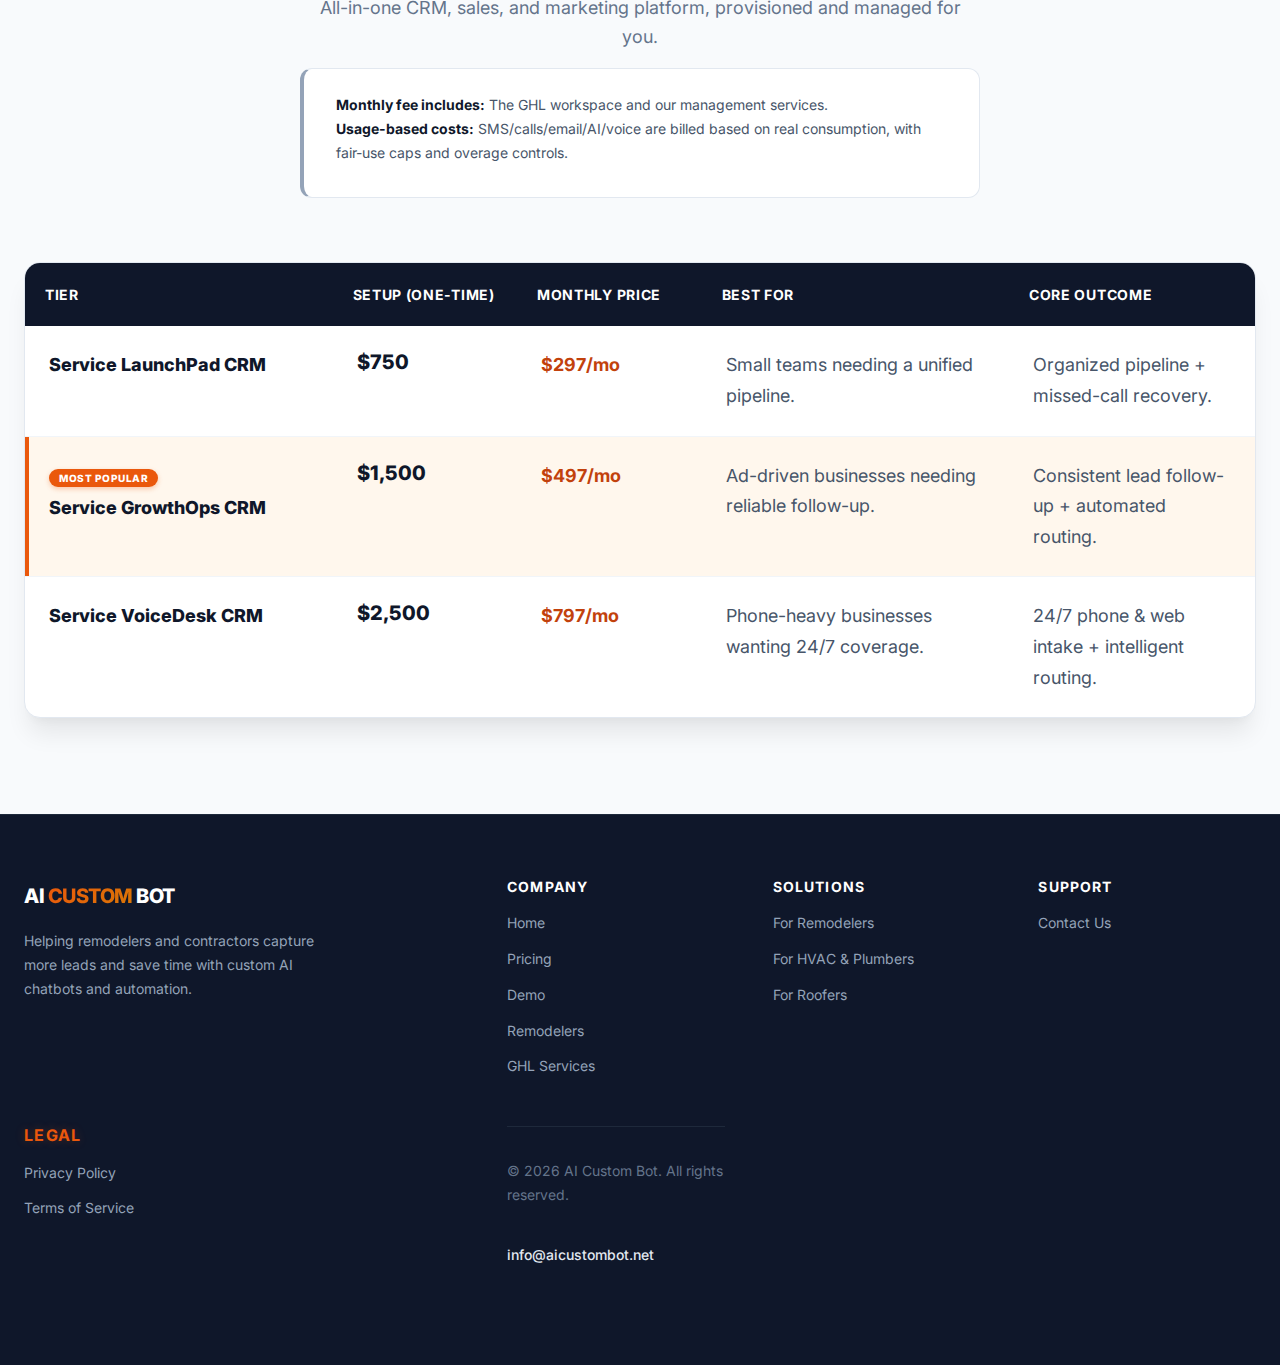
<file: pricing.html>
<!DOCTYPE html>
<html lang="en">
<meta name="description"
    content="Transparent pricing for professional AI implementation. We offer one-time builds and managed GHL CRM solutions.">
<title>Pricing & Packages | AI Custom Bot</title>
<link rel="preconnect" href="https://fonts.googleapis.com">
<link rel="preconnect" href="https://fonts.gstatic.com" crossorigin>
<link href="https://fonts.googleapis.com/css2?family=Inter:wght@400;500;600;700;800;900&display=swap" rel="stylesheet">
<link rel="stylesheet" href="styles.css">
<!-- Updated favicon to transparent PNG -->
<link rel="icon" type="image/png" href="favicon.png">
</head>

<body>

    <!-- Header -->
    <header class="header">
        <div class="container">
            <a href="index.html" class="header-logo">
                <!-- Use new logo image -->
                <img src="logo.png" alt="AI Custom Bot Logo" style="height: 32px;">
                <span class="logo-hights">AI <span class="logo-highlight">CUSTOM</span> BOT</span>
            </a>
            <nav class="header-nav" id="mainNav">
                <a href="index.html">Home</a>
                <a href="remodelers.html">Remodelers</a>
                <a href="pricing.html" class="active">Pricing</a>
                <a href="demo.html">Demo</a>
                <a href="ghl-services.html">GHL Services</a>
                <div class="header-cta">
                    <a href="contact.html" class="btn btn-primary">Get Free Demo</a>
                </div>
            </nav>
            <button class="menu-toggle" id="menuToggle" aria-label="Toggle navigation">
                <span></span>
                <span></span>
                <span></span>
            </button>
        </div>
    </header>

    <!-- Page Hero -->
    <section class="page-hero">
        <div class="container">
            <h1 class="page-hero-title">Our Services & Pricing</h1>
            <p class="page-hero-subtitle">Transparent pricing for professional AI implementation. We are a professional
                services business, not a SaaS.</p>
        </div>
    </section>

    <!-- Part 1: Client-Hosted Pricing -->
    <section class="section">
        <div class="container">
            <div class="section-header">
                <span class="pricing-part-badge">Part 1</span>
                <h2 class="section-title">Main Services (Client-Hosted)</h2>
                <p class="section-subtitle">One-time implementation fees to build our AI system in your existing tools.
                    You pay your software/usage costs directly.</p>
            </div>
            <div class="care-plan-table-wrapper">
                <table class="care-plan-table">
                    <thead>
                        <tr>
                            <th style="width: 25%;">Package</th>
                            <th style="width: 15%;">Price (One-Time)</th>
                            <th style="width: 15%;">Monthly To Us</th>
                            <th style="width: 25%;">Best For</th>
                            <th style="width: 20%;">Core Outcome</th>
                        </tr>
                    </thead>
                    <tbody>
                        <tr>
                            <td>
                                <span class="care-plan-name">Enhance</span>
                            </td>
                            <td><span class="price-amount">$1,500</span></td>
                            <td>$0 <span class="text-sm text-slate-500">(Care optional)</span></td>
                            <td>Improving an existing bot or flow.</td>
                            <td>Better answers + higher conversion.</td>
                        </tr>
                        <tr>
                            <td>
                                <span class="care-plan-name">Essential Deploy</span>
                            </td>
                            <td><span class="price-amount">$1,500</span></td>
                            <td>$0 <span class="text-sm text-slate-500">(Care optional)</span></td>
                            <td>The fastest path to a 24/7 website bot.</td>
                            <td>More quote requests after-hours.</td>
                        </tr>
                        <tr class="table-row-highlight">
                            <td>
                                <span class="badge badge-popular">Most Popular</span>
                                <span class="care-plan-name">Starter System</span>
                            </td>
                            <td><span class="price-amount">$3,500</span></td>
                            <td>$0 <span class="text-sm text-slate-500">(Care optional)</span></td>
                            <td>Building a capture + follow-up pipeline.</td>
                            <td>Fewer lost leads + faster response times.</td>
                        </tr>
                        <tr>
                            <td>
                                <span class="badge badge-value">Best Value</span>
                                <span class="care-plan-name">Full Bundle</span>
                            </td>
                            <td><span class="price-amount">$9,500</span></td>
                            <td>$0 <span class="text-sm text-slate-500">(Care optional)</span></td>
                            <td>An end-to-end web + AI voice intake system.</td>
                            <td>Capture and qualify both web and phone leads.</td>
                        </tr>
                    </tbody>
                </table>
            </div>

            <!-- Simulation Chat Section -->
            <div class="grid-2 gap-12 items-center chat-section-grid">
                <div class="chat-simulator-wrapper">
                    <div class="chat-simulator">
                        <div class="chat-header">
                            <div class="chat-avatar-header">AI</div>
                            <div class="chat-info">
                                <h4>Estimator Bot</h4>
                                <span>Replies instantly</span>
                            </div>
                        </div>
                        <div class="chat-body">
                            <div class="chat-bubble chat-bubble-ai delay-1">
                                Hi! Thanks for visiting. Are you looking for a quote or do you have a question about our
                                services?
                                <div class="chat-avatar-small">AI</div>
                            </div>
                            <div class="chat-bubble chat-bubble-user delay-2">
                                How much does a 10x10 kitchen remodel typically cost?
                            </div>
                            <div class="chat-bubble chat-bubble-ai delay-3">
                                Based on our past projects, a standard kitchen remodel ranges from <strong>$25k -
                                    $45k</strong>
                                depending on cabinets and finishes.<br><br>
                                Would you like to schedule a <strong>free onsite estimate</strong> to get an exact
                                price?
                                <div class="chat-avatar-small">AI</div>
                            </div>
                        </div>
                    </div>
                </div>
                <div>
                    <span class="pricing-part-badge" style="background: var(--brand-orange);">See It In Action</span>
                    <h2 class="section-title">It Qualifies Leads While You Sleep.</h2>
                    <p class="section-subtitle">Contractors lose leads because they can't answer the phone 24/7. Our
                        bots handle the questions, qualify the lead, and book the job.</p>
                    <ul class="pricing-preview-features" style="border: none; padding: 0;">
                        <li>Instant responses to common questions</li>
                        <li>Lead qualification before you talk to them</li>
                        <li>Direct booking into your calendar</li>
                    </ul>
                </div>
            </div>

            <div class="section-header" style="margin-top: 4rem;">
                <h3 class="section-title">Optional Care Plans</h3>
                <p class="section-subtitle">Monthly add-ons for ongoing monitoring, edits, and system tuning.</p>
            </div>
            <div class="care-plan-table-wrapper">
                <table class="care-plan-table">
                    <thead>
                        <tr>
                            <th style="width: 25%;">Plan</th>
                            <th style="width: 20%;">Monthly Price</th>
                            <th>What's Included</th>
                        </tr>
                    </thead>
                    <tbody>
                        <tr>
                            <td><span class="care-plan-name">Care Basic</span></td>
                            <td data-label="Monthly Price"><span class="care-plan-price">$299/mo</span></td>
                            <td data-label="What's Included">
                                <ul class="care-plan-features">
                                    <li>System Monitoring</li>
                                    <li>1 Small Edit / Month</li>
                                    <li>Monthly QA Check</li>
                                </ul>
                            </td>
                        </tr>
                        <tr>
                            <td><span class="care-plan-name">Care Growth</span></td>
                            <td data-label="Monthly Price"><span class="care-plan-price">$499/mo</span></td>
                            <td data-label="What's Included">
                                <ul class="care-plan-features">
                                    <li>Priority Monitoring</li>
                                    <li>3 Edits / Month</li>
                                    <li>Monthly Performance Tuning</li>
                                </ul>
                            </td>
                        </tr>
                        <tr>
                            <td><span class="care-plan-name">Care Voice</span></td>
                            <td data-label="Monthly Price"><span class="care-plan-price">$799/mo</span></td>
                            <td data-label="What's Included">
                                <ul class="care-plan-features">
                                    <li>Advanced Voice Monitoring</li>
                                    <li>Weekly Voice QA</li>
                                    <li>Routing Policy Adjustments</li>
                                </ul>
                            </td>
                        </tr>
                    </tbody>
                </table>
            </div>

        </div>
    </section>

    <!-- Part 2: GHL Pricing -->
    <section class="section section-gray">
        <div class="container">
            <div class="section-header">
                <span class="pricing-part-badge">Part 2</span>
                <h2 class="section-title">GoHighLevel Managed CRM</h2>
                <p class="section-subtitle">All-in-one CRM, sales, and marketing platform, provisioned and managed for
                    you.</p>
                <div class="policy-box"
                    style="text-align: left; max-width: 700px; margin: 1rem auto; background-color: white;">
                    <p><strong>Monthly fee includes:</strong> The GHL workspace and our management
                        services.<br><strong>Usage-based costs:</strong> SMS/calls/email/AI/voice are billed based on
                        real consumption, with fair-use caps and overage controls.</p>
                </div>
            </div>
            <div class="care-plan-table-wrapper">
                <table class="care-plan-table">
                    <thead>
                        <tr>
                            <th style="width: 25%;">Tier</th>
                            <th style="width: 15%;">Setup (One-Time)</th>
                            <th style="width: 15%;">Monthly Price</th>
                            <th style="width: 25%;">Best For</th>
                            <th style="width: 20%;">Core Outcome</th>
                        </tr>
                    </thead>
                    <tbody>
                        <tr>
                            <td data-label="Tier"><span class="care-plan-name">Service LaunchPad CRM</span></td>
                            <td data-label="Setup (One-Time)"><span class="price-amount">$750</span></td>
                            <td data-label="Monthly Price"><span class="price-monthly">$297/mo</span></td>
                            <td data-label="Best For">Small teams needing a unified pipeline.</td>
                            <td data-label="Core Outcome">Organized pipeline + missed-call recovery.</td>
                        </tr>
                        <tr class="table-row-highlight">
                            <td data-label="Tier">
                                <span class="badge badge-popular">Most Popular</span>
                                <span class="care-plan-name">Service GrowthOps CRM</span>
                            </td>
                            <td data-label="Setup (One-Time)"><span class="price-amount">$1,500</span></td>
                            <td data-label="Monthly Price"><span class="price-monthly">$497/mo</span></td>
                            <td data-label="Best For">Ad-driven businesses needing reliable follow-up.</td>
                            <td data-label="Core Outcome">Consistent lead follow-up + automated routing.</td>
                        </tr>
                        <tr>
                            <td data-label="Tier"><span class="care-plan-name">Service VoiceDesk CRM</span></td>
                            <td data-label="Setup (One-Time)"><span class="price-amount">$2,500</span></td>
                            <td data-label="Monthly Price"><span class="price-monthly">$797/mo</span></td>
                            <td data-label="Best For">Phone-heavy businesses wanting 24/7 coverage.</td>
                            <td data-label="Core Outcome">24/7 phone & web intake + intelligent routing.</td>
                        </tr>
                    </tbody>
                </table>
            </div>
        </div>
    </section>

    <!-- Footer -->
    <footer class="footer">
        <div class="container">
            <div class="footer-grid">
                <div class="footer-brand">
                    <div class="footer-logo">
                        <span class="logo-hights">AI <span class="logo-highlight">CUSTOM</span> BOT</span>
                    </div>
                    <p class="footer-description">Helping remodelers and contractors capture more leads and save time
                        with custom AI chatbots and automation.</p>
                </div>
                <div>
                    <h4 class="footer-heading">Company</h4>
                    <div class="footer-links">
                        <a href="index.html">Home</a>
                        <a href="pricing.html">Pricing</a>
                        <a href="demo.html">Demo</a>
                        <a href="remodelers.html">Remodelers</a>
                        <a href="ghl-services.html">GHL Services</a>
                    </div>
                </div>
                <div>
                    <h4 class="footer-heading">Solutions</h4>
                    <div class="footer-links">
                        <a href="remodelers.html">For Remodelers</a>
                        <a href="#">For HVAC & Plumbers</a>
                        <a href="#">For Roofers</a>
                    </div>
                </div>
                <div>
                    <h4 class="footer-heading">Support</h4>
                    <div class="footer-links">
                        <!-- Display direct email in footer -->
                        <a href="contact.html">Contact Us</a>
                    </div>
                </div>
                <div>
                    <h4 class="footer-heading legal-heading">Legal</h4>
                    <div class="footer-links">
                        <a href="privacy.html">Privacy Policy</a>
                        <a href="terms.html">Terms of Service</a>
                    </div>
                </div>
                <div class="footer-bottom">
                    <p class="footer-copyright">&copy; 2026 AI Custom Bot. All rights reserved.</p>
                    <!-- Added contact email to footer bottom -->
                    <p class="footer-email"><a href="mailto:info@aicustombot.net">info@aicustombot.net</a></p>
                </div>
            </div>
    </footer>

    <!-- Mobile Menu Toggle Script -->


</body>

</html>
</file>
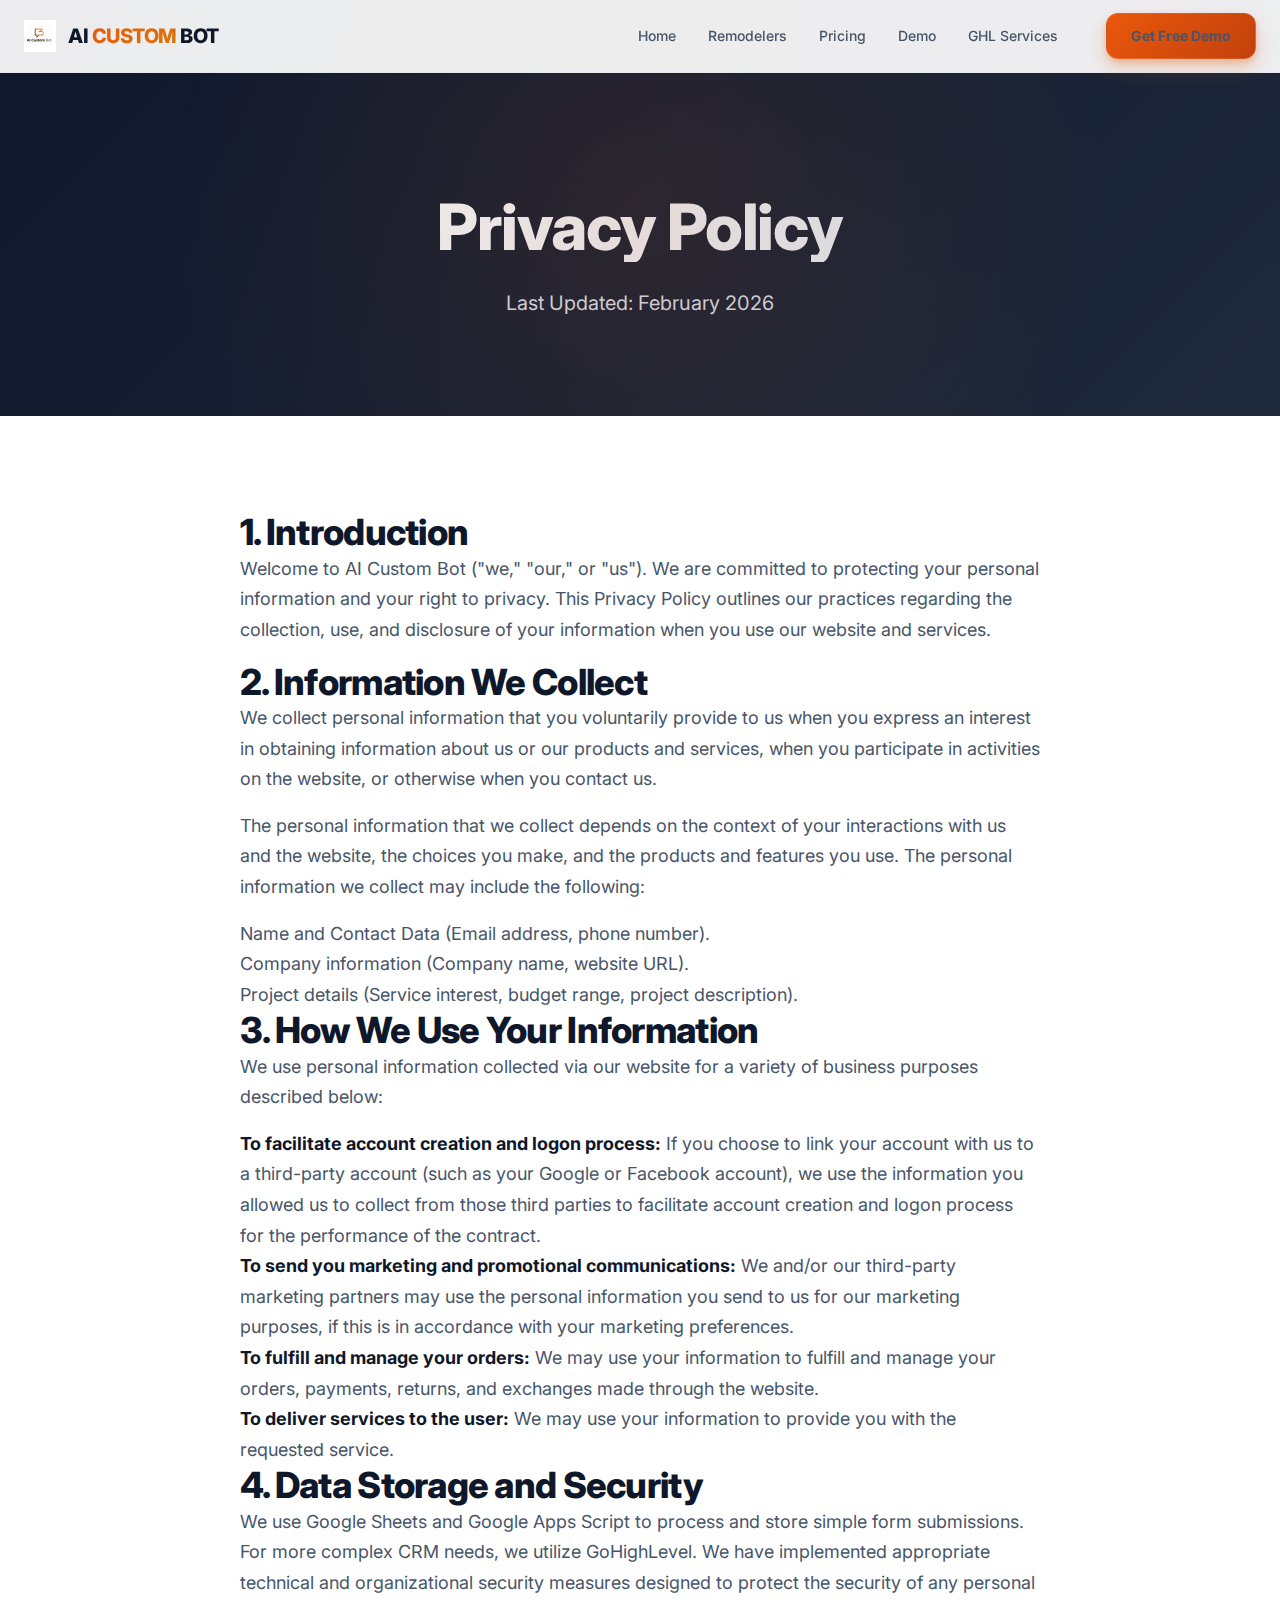
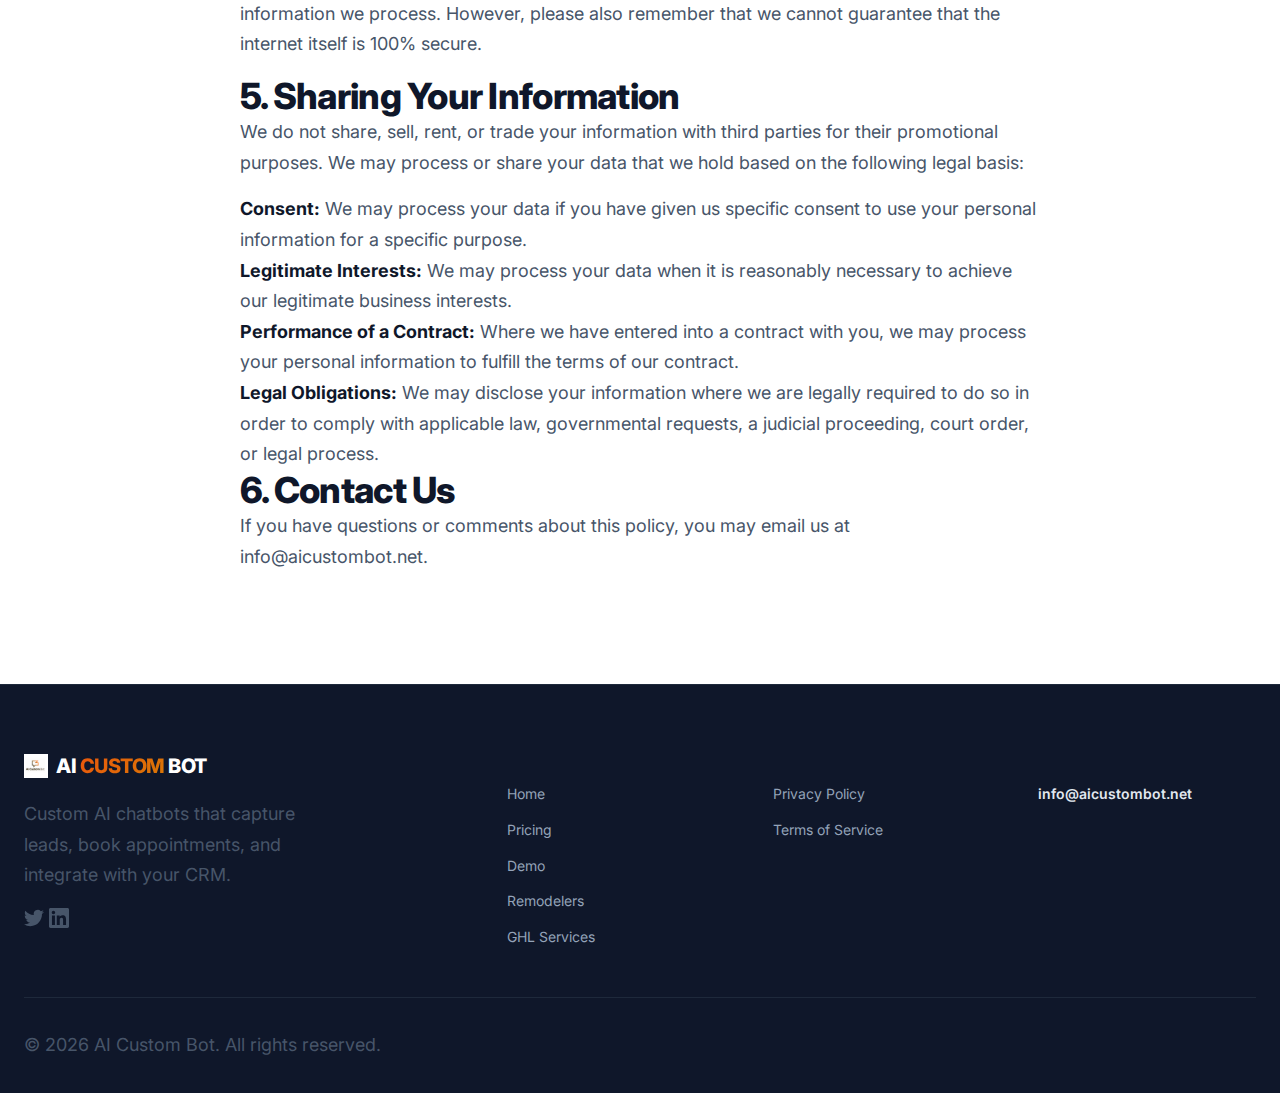
<file: privacy.html>
<!DOCTYPE html>
<html lang="en">

<head>
    <meta charset="UTF-8">
    <meta name="viewport" content="width=device-width, initial-scale=1.0">
    <meta name="description"
        content="Read the Privacy Policy for AI Custom Bot. Learn how we collect, use, and protect your information.">
    <title>Privacy Policy | AI Custom Bot</title>
    <link rel="preconnect" href="https://fonts.googleapis.com">
    <link rel="preconnect" href="https://fonts.gstatic.com" crossorigin>
    <link href="https://fonts.googleapis.com/css2?family=Inter:wght@400;500;600;700;800;900&display=swap"
        rel="stylesheet">
    <link rel="stylesheet" href="styles.css">
    <link rel="icon" type="image/png" href="favicon.png">
</head>

<body>

    <!-- Header -->
    <header class="header">
        <div class="container">
            <a href="index.html" class="header-logo">
                <img src="logo.png" alt="AI Custom Bot Logo" style="height: 32px;">
                <span class="logo-hights">AI <span class="logo-highlight">CUSTOM</span> BOT</span>
            </a>
            <nav class="header-nav" id="mainNav">
                <a href="index.html">Home</a>
                <a href="remodelers.html">Remodelers</a>
                <a href="pricing.html">Pricing</a>
                <a href="demo.html">Demo</a>
                <a href="ghl-services.html">GHL Services</a>
                <div class="header-cta">
                    <a href="contact.html" class="btn btn-primary">Get Free Demo</a>
                </div>
            </nav>
            <button class="menu-toggle" id="menuToggle" aria-label="Toggle navigation">
                <span></span>
                <span></span>
                <span></span>
            </button>
        </div>
    </header>

    <!-- Page Hero -->
    <section class="page-hero">
        <div class="container">
            <h1 class="page-hero-title">Privacy Policy</h1>
            <p class="page-hero-subtitle">Last Updated: February 2026</p>
        </div>
    </section>

    <!-- Content Section -->
    <section class="section">
        <div class="container">
            <div class="legal-content" style="max-width: 800px; margin: 0 auto; color: var(--slate-600);">

                <h2 class="section-title-sm mb-4">1. Introduction</h2>
                <p class="mb-6">
                    Welcome to AI Custom Bot ("we," "our," or "us"). We are committed to protecting your personal
                    information and your right to privacy. This Privacy Policy outlines our practices regarding the
                    collection, use, and disclosure of your information when you use our website and services.
                </p>

                <h2 class="section-title-sm mb-4">2. Information We Collect</h2>
                <p class="mb-6">
                    We collect personal information that you voluntarily provide to us when you express an interest in
                    obtaining information about us or our products and services, when you participate in activities on
                    the website, or otherwise when you contact us.
                </p>
                <p class="mb-6">The personal information that we collect depends on the context of your interactions
                    with us and the website, the choices you make, and the products and features you use. The personal
                    information we collect may include the following:</p>
                <ul class="list-disc pl-5 mb-6 space-y-2">
                    <li>Name and Contact Data (Email address, phone number).</li>
                    <li>Company information (Company name, website URL).</li>
                    <li>Project details (Service interest, budget range, project description).</li>
                </ul>

                <h2 class="section-title-sm mb-4">3. How We Use Your Information</h2>
                <p class="mb-6">We use personal information collected via our website for a variety of business purposes
                    described below:</p>
                <ul class="list-disc pl-5 mb-6 space-y-2">
                    <li><strong>To facilitate account creation and logon process:</strong> If you choose to link your
                        account with us to a third-party account (such as your Google or Facebook account), we use the
                        information you allowed us to collect from those third parties to facilitate account creation
                        and logon process for the performance of the contract.</li>
                    <li><strong>To send you marketing and promotional communications:</strong> We and/or our third-party
                        marketing partners may use the personal information you send to us for our marketing purposes,
                        if this is in accordance with your marketing preferences.</li>
                    <li><strong>To fulfill and manage your orders:</strong> We may use your information to fulfill and
                        manage your orders, payments, returns, and exchanges made through the website.</li>
                    <li><strong>To deliver services to the user:</strong> We may use your information to provide you
                        with the requested service.</li>
                </ul>

                <h2 class="section-title-sm mb-4">4. Data Storage and Security</h2>
                <p class="mb-6">
                    We use Google Sheets and Google Apps Script to process and store simple form submissions. For more
                    complex CRM needs, we utilize GoHighLevel. We have implemented appropriate technical and
                    organizational security measures designed to protect the security of any personal information we
                    process. However, please also remember that we cannot guarantee that the internet itself is 100%
                    secure.
                </p>

                <h2 class="section-title-sm mb-4">5. Sharing Your Information</h2>
                <p class="mb-6">We do not share, sell, rent, or trade your information with third parties for their
                    promotional purposes. We may process or share your data that we hold based on the following legal
                    basis:</p>
                <ul class="list-disc pl-5 mb-6 space-y-2">
                    <li><strong>Consent:</strong> We may process your data if you have given us specific consent to use
                        your personal information for a specific purpose.</li>
                    <li><strong>Legitimate Interests:</strong> We may process your data when it is reasonably necessary
                        to achieve our legitimate business interests.</li>
                    <li><strong>Performance of a Contract:</strong> Where we have entered into a contract with you, we
                        may process your personal information to fulfill the terms of our contract.</li>
                    <li><strong>Legal Obligations:</strong> We may disclose your information where we are legally
                        required to do so in order to comply with applicable law, governmental requests, a judicial
                        proceeding, court order, or legal process.</li>
                </ul>

                <h2 class="section-title-sm mb-4">6. Contact Us</h2>
                <p class="mb-6">
                    If you have questions or comments about this policy, you may email us at <a
                        href="mailto:info@aicustombot.net"
                        class="text-brand-blue font-semibold hover:underline">info@aicustombot.net</a>.
                </p>

            </div>
        </div>
    </section>

    <!-- Footer -->
    <footer class="footer">
        <div class="container">
            <div class="footer-grid">
                <div class="footer-brand">
                    <div class="footer-logo">
                        <img src="logo.png" alt="AI Custom Bot Logo" style="height: 24px;">
                        <span class="logo-hights">AI <span class="logo-highlight">CUSTOM</span> BOT</span>
                    </div>
                    <p class="footer-desc">
                        Custom AI chatbots that capture leads, book appointments, and integrate with your CRM.
                    </p>
                    <div class="social-links">
                        <a href="#" aria-label="Twitter">
                            <svg width="20" height="20" fill="currentColor" viewBox="0 0 24 24">
                                <path
                                    d="M23.953 4.57a10 10 0 01-2.825.775 4.958 4.958 0 002.163-2.723c-.951.555-2.005.959-3.127 1.184a4.92 4.92 0 00-8.384 4.482C7.69 8.095 4.067 6.13 1.64 3.162a4.822 4.822 0 00-.666 2.475c0 1.71.87 3.213 2.188 4.096a4.904 4.904 0 01-2.228-.616v.06a4.923 4.923 0 003.946 4.827 4.996 4.996 0 01-2.212.085 4.936 4.936 0 004.604 3.417 9.867 9.867 0 01-6.102 2.105c-.39 0-.779-.023-1.17-.067a13.995 13.995 0 007.557 2.209c9.053 0 13.998-7.496 13.998-13.985 0-.21 0-.42-.015-.63A9.935 9.935 0 0024 4.59z" />
                            </svg>
                        </a>
                        <a href="#" aria-label="LinkedIn">
                            <svg width="20" height="20" fill="currentColor" viewBox="0 0 24 24">
                                <path
                                    d="M20.447 20.452h-3.554v-5.569c0-1.328-.027-3.037-1.852-3.037-1.853 0-2.136 1.445-2.136 2.939v5.667H9.351V9h3.414v1.561h.046c.477-.9 1.637-1.85 3.37-1.85 3.601 0 4.267 2.37 4.267 5.455v6.286zM5.337 7.433c-1.144 0-2.063-.926-2.063-2.065 0-1.138.92-2.063 2.063-2.063 1.14 0 2.064.925 2.064 2.063 0 1.139-.925 2.065-2.064 2.065zm1.782 13.019H3.555V9h3.564v11.452zM22.225 0H1.771C.792 0 0 .774 0 1.729v20.542C0 23.227.792 24 1.771 24h20.451C23.2 24 24 23.227 24 22.271V1.729C24 .774 23.2 0 22.222 0h.003z" />
                            </svg>
                        </a>
                    </div>
                </div>
                <div class="footer-links">
                    <h4>Company</h4>
                    <a href="index.html">Home</a>
                    <a href="pricing.html">Pricing</a>
                    <a href="demo.html">Demo</a>
                    <a href="remodelers.html">Remodelers</a>
                    <a href="ghl-services.html">GHL Services</a>
                </div>
                <div class="footer-links">
                    <h4>Legal</h4>
                    <a href="privacy.html">Privacy Policy</a>
                    <a href="terms.html">Terms of Service</a>
                </div>
                <div class="footer-links">
                    <h4>Contact</h4>
                    <a href="mailto:info@aicustombot.net" class="footer-email">info@aicustombot.net</a>
                    <!-- Additional contact info if available -->
                </div>
            </div>
            <div class="footer-bottom">
                &copy; 2026 AI Custom Bot. All rights reserved.
            </div>
        </div>
    </footer>

    <script src="scripts.js"></script>
</body>

</html>
</file>
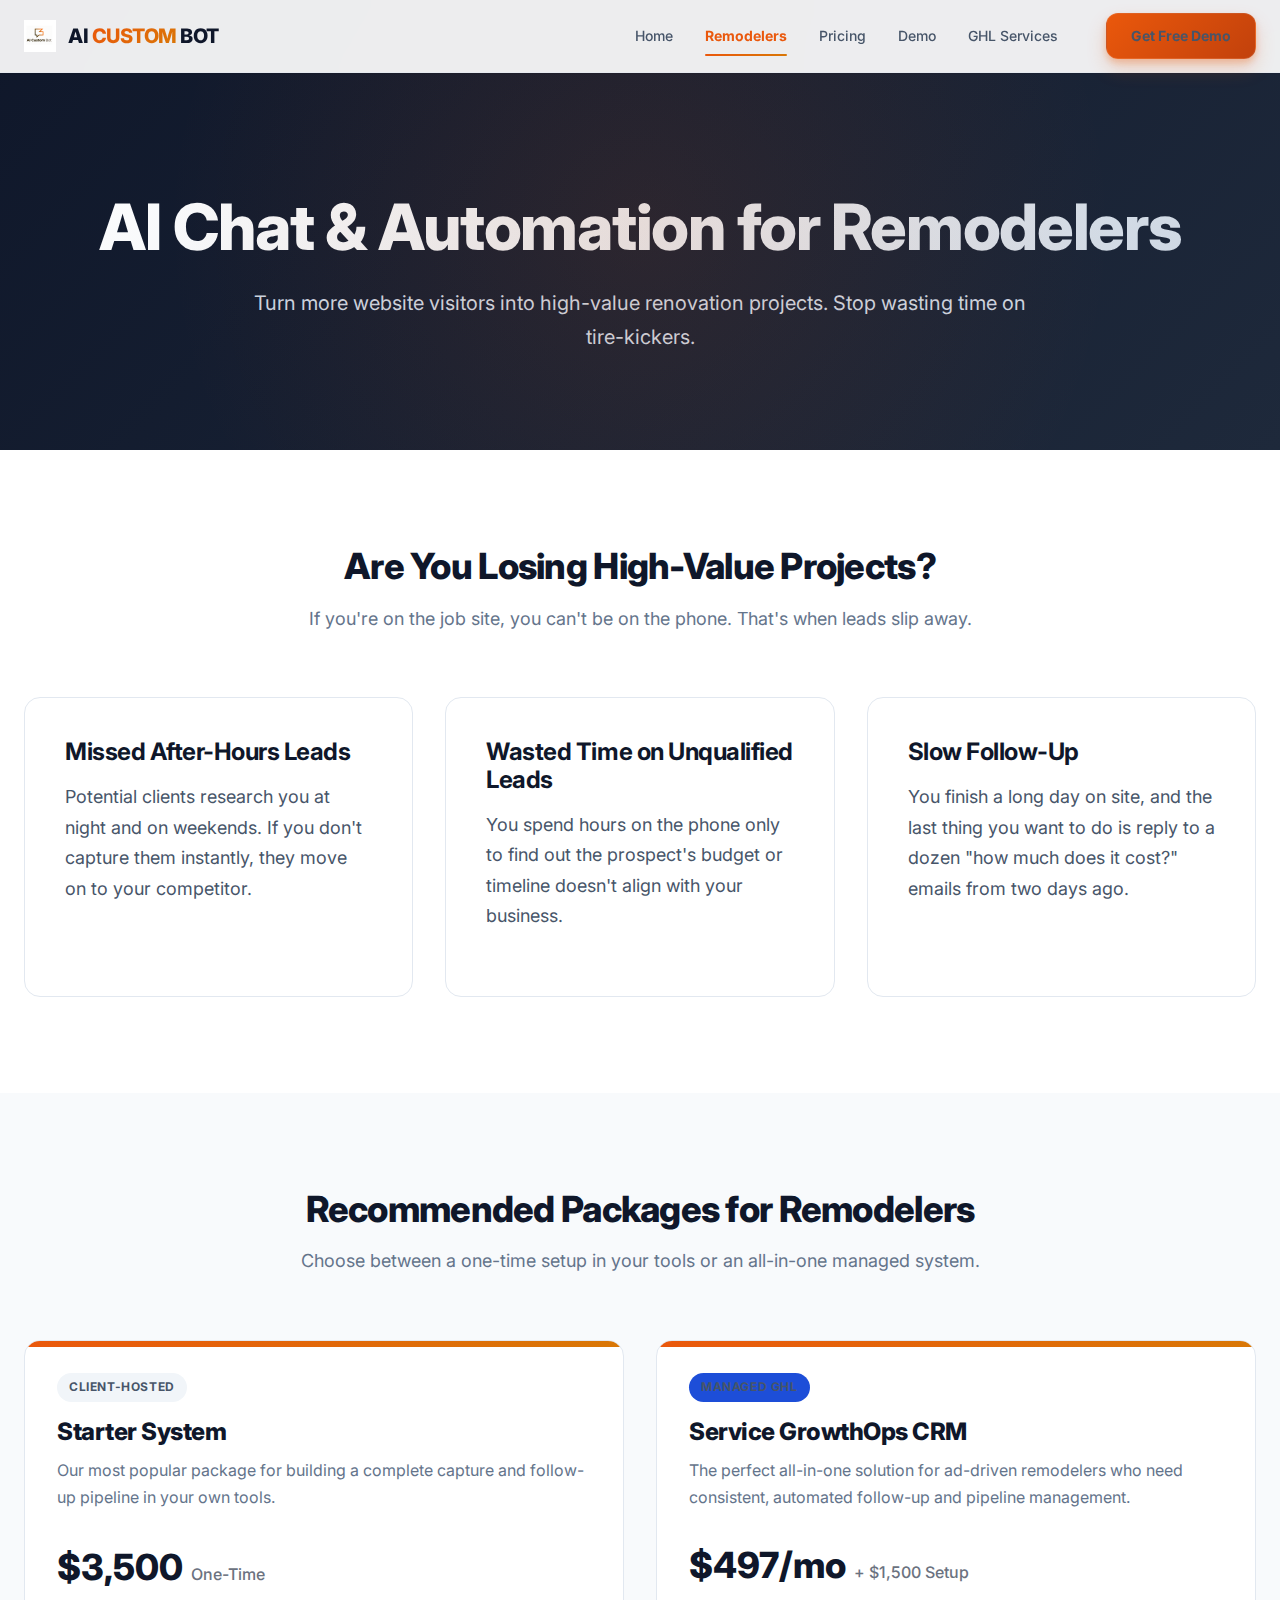
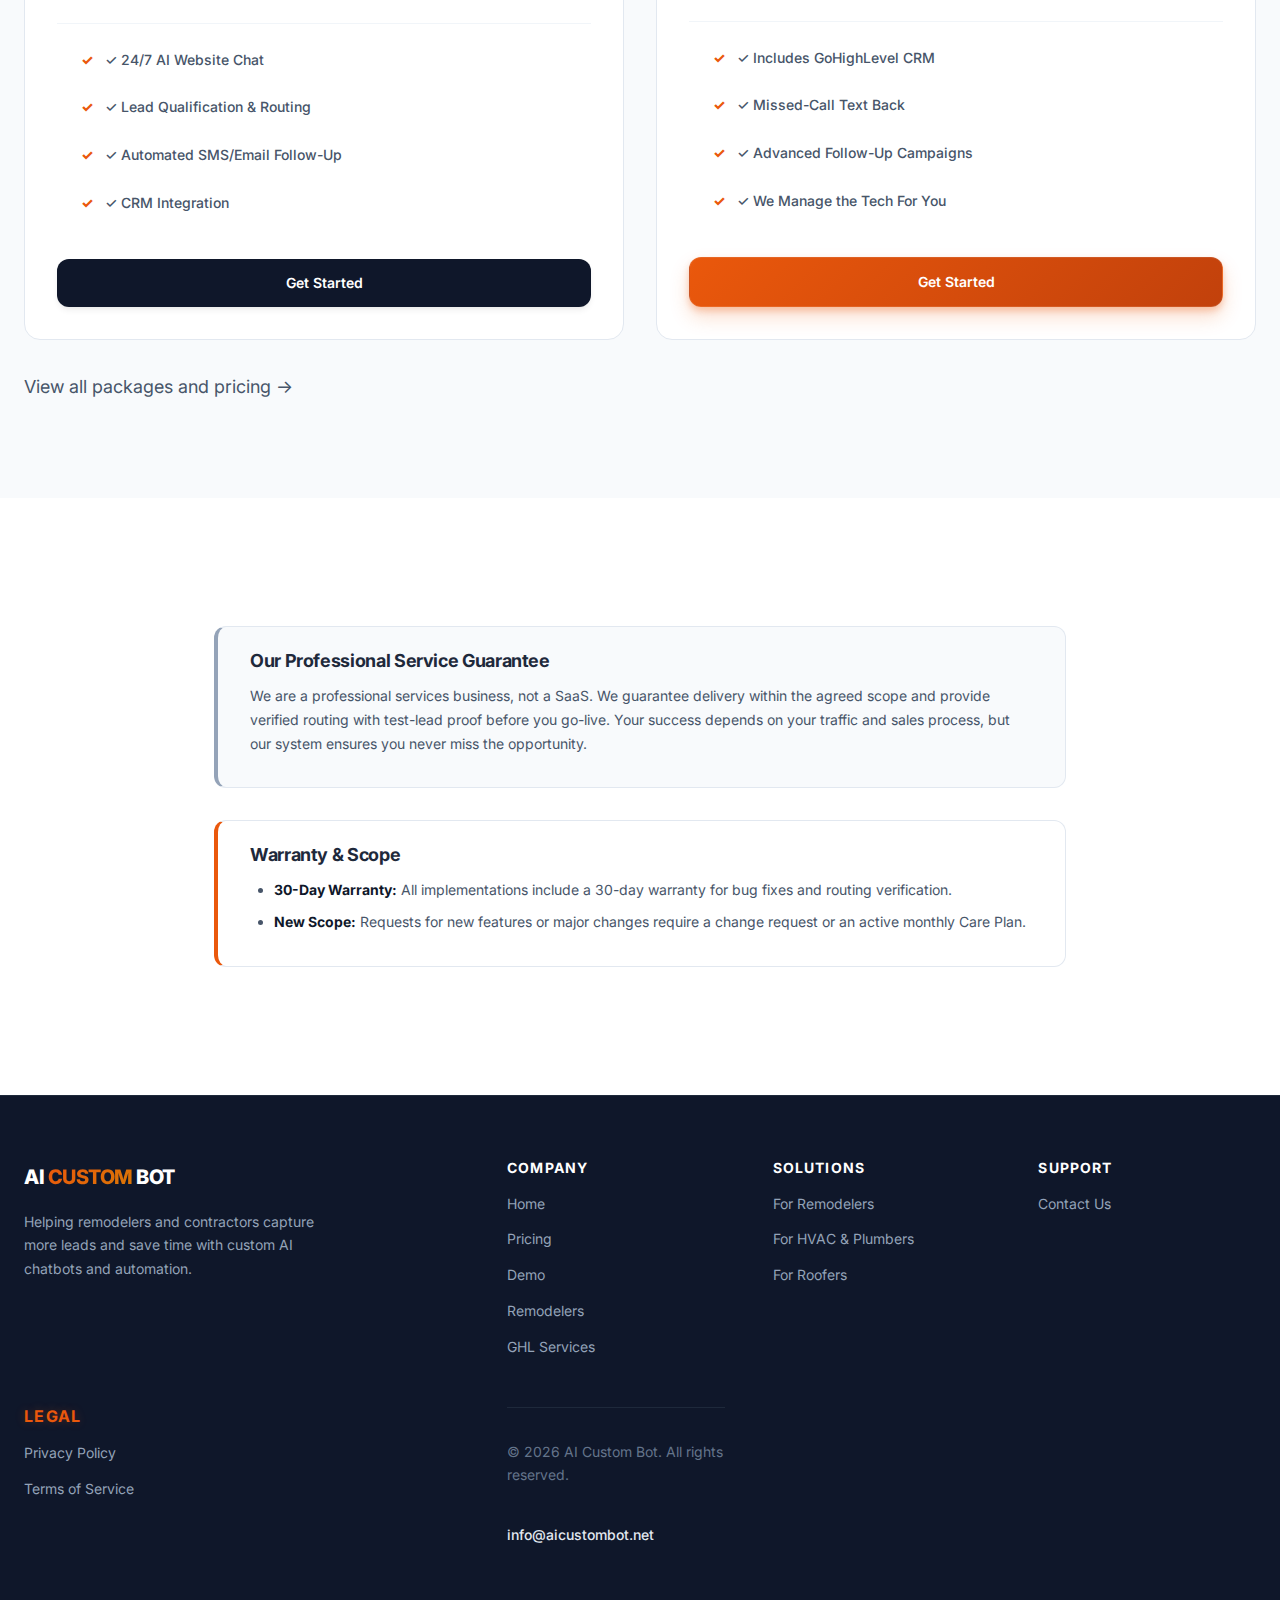
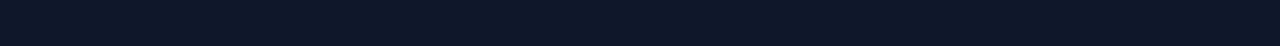
<file: remodelers.html>
<!DOCTYPE html>
<html lang="en">
<meta name="description"
    content="AI Chat & Automation solutions specifically built for Remodelers. Capture high-value project leads and pre-qualify clients automatically.">
<title>AI Solutions for Remodelers | AI Custom Bot</title>
<link rel="preconnect" href="https://fonts.googleapis.com">
<link rel="preconnect" href="https://fonts.gstatic.com" crossorigin>
<link href="https://fonts.googleapis.com/css2?family=Inter:wght@400;500;600;700;800;900&display=swap" rel="stylesheet">
<link rel="stylesheet" href="styles.css">
<!-- Updated favicon to transparent PNG -->
<link rel="icon" type="image/png" href="favicon.png">
</head>

<body>

    <!-- Header -->
    <header class="header">
        <div class="container">
            <a href="index.html" class="header-logo">
                <!-- Use new logo image -->
                <img src="logo.png" alt="AI Custom Bot Logo" style="height: 32px;">
                <span class="logo-hights">AI <span class="logo-highlight">CUSTOM</span> BOT</span>
            </a>
            <nav class="header-nav" id="mainNav">
                <a href="index.html">Home</a>
                <a href="remodelers.html" class="active">Remodelers</a>
                <a href="pricing.html">Pricing</a>
                <a href="demo.html">Demo</a>
                <a href="ghl-services.html">GHL Services</a>
                <div class="header-cta">
                    <a href="contact.html" class="btn btn-primary">Get Free Demo</a>
                </div>
            </nav>
            <button class="menu-toggle" id="menuToggle" aria-label="Toggle navigation">
                <span></span>
                <span></span>
                <span></span>
            </button>
        </div>
    </header>

    <!-- Page Hero -->
    <section class="page-hero">
        <div class="container">
            <h1 class="page-hero-title">AI Chat & Automation for Remodelers</h1>
            <p class="page-hero-subtitle">Turn more website visitors into high-value renovation projects. Stop wasting
                time on tire-kickers.</p>
        </div>
    </section>

    <!-- Pain Points Section -->
    <section class="section">
        <div class="container">
            <div class="section-header">
                <h2 class="section-title">Are You Losing High-Value Projects?</h2>
                <p class="section-subtitle">If you're on the job site, you can't be on the phone. That's when leads slip
                    away.</p>
            </div>
            <div class="grid grid-3">
                <div class="card">
                    <h3 class="card-title">Missed After-Hours Leads</h3>
                    <p class="card-text">Potential clients research you at night and on weekends. If you don't capture
                        them instantly, they move on to your competitor.</p>
                </div>
                <div class="card">
                    <h3 class="card-title">Wasted Time on Unqualified Leads</h3>
                    <p class="card-text">You spend hours on the phone only to find out the prospect's budget or timeline
                        doesn't align with your business.</p>
                </div>
                <div class="card">
                    <h3 class="card-title">Slow Follow-Up</h3>
                    <p class="card-text">You finish a long day on site, and the last thing you want to do is reply to a
                        dozen "how much does it cost?" emails from two days ago.</p>
                </div>
            </div>
        </div>
    </section>

    <!-- Recommended Packages Section -->
    <section class="section section-gray">
        <div class="container">
            <div class="section-header">
                <h2 class="section-title">Recommended Packages for Remodelers</h2>
                <p class="section-subtitle">Choose between a one-time setup in your tools or an all-in-one managed
                    system.</p>
            </div>
            <div class="grid grid-2">
                <!-- Client Hosted Recommendation -->
                <div class="pricing-preview-card">
                    <span class="pricing-preview-badge">Client-Hosted</span>
                    <h3 class="pricing-preview-title">Starter System</h3>
                    <p class="pricing-preview-desc">Our most popular package for building a complete capture and
                        follow-up pipeline in your own tools.</p>
                    <div class="pricing-preview-price">$3,500 <span
                            style="font-size: 1rem; color: #6b7280;">One-Time</span></div>
                    <ul class="pricing-preview-features">
                        <li>✓ 24/7 AI Website Chat</li>
                        <li>✓ Lead Qualification & Routing</li>
                        <li>✓ Automated SMS/Email Follow-Up</li>
                        <li>✓ CRM Integration</li>
                    </ul>
                    <a href="contact.html" class="btn btn-secondary btn-full">Get Started</a>
                </div>

                <!-- Managed GHL Recommendation -->
                <div class="pricing-preview-card">
                    <span class="pricing-preview-badge" style="background-color: #1d4ed8;">Managed GHL</span>
                    <h3 class="pricing-preview-title">Service GrowthOps CRM</h3>
                    <p class="pricing-preview-desc">The perfect all-in-one solution for ad-driven remodelers who need
                        consistent, automated follow-up and pipeline management.</p>
                    <div class="pricing-preview-price">$497/mo <span style="font-size: 1rem; color: #6b7280;">+ $1,500
                            Setup</span></div>
                    <ul class="pricing-preview-features">
                        <li>✓ Includes GoHighLevel CRM</li>
                        <li>✓ Missed-Call Text Back</li>
                        <li>✓ Advanced Follow-Up Campaigns</li>
                        <li>✓ We Manage the Tech For You</li>
                    </ul>
                    <a href="contact.html" class="btn btn-primary btn-full">Get Started</a>
                </div>
            </div>
            <div class="text-center" style="margin-top: 2rem;">
                <a href="pricing.html">View all packages and pricing →</a>
            </div>
        </div>
    </section>

    <!-- Policy Section -->
    <section class="section">
        <div class="container" style="max-width: 900px;">
            <div class="policy-box">
                <h3 class="policy-box-title">Our Professional Service Guarantee</h3>
                <p>We are a professional services business, not a SaaS. We guarantee delivery within the agreed scope
                    and provide verified routing with test-lead proof before you go-live. Your success depends on your
                    traffic and sales process, but our system ensures you never miss the opportunity.</p>
            </div>
            <div class="warranty-box">
                <h3 class="warranty-box-title">Warranty & Scope</h3>
                <ul>
                    <li><strong>30-Day Warranty:</strong> All implementations include a 30-day warranty for bug fixes
                        and routing verification.</li>
                    <li><strong>New Scope:</strong> Requests for new features or major changes require a change request
                        or an active monthly Care Plan.</li>
                </ul>
            </div>
        </div>
    </section>

    <!-- Footer -->
    <footer class="footer">
        <div class="container">
            <div class="footer-grid">
                <div class="footer-brand">
                    <div class="footer-logo">
                        <span class="logo-hights">AI <span class="logo-highlight">CUSTOM</span> BOT</span>
                    </div>
                    <p class="footer-description">Helping remodelers and contractors capture more leads and save time
                        with custom AI chatbots and automation.</p>
                </div>
                <div>
                    <h4 class="footer-heading">Company</h4>
                    <div class="footer-links">
                        <a href="index.html">Home</a>
                        <a href="pricing.html">Pricing</a>
                        <a href="demo.html">Demo</a>
                        <a href="remodelers.html">Remodelers</a>
                        <a href="ghl-services.html">GHL Services</a>
                    </div>
                </div>
                <div>
                    <h4 class="footer-heading">Solutions</h4>
                    <div class="footer-links">
                        <a href="remodelers.html">For Remodelers</a>
                        <a href="#">For HVAC & Plumbers</a>
                        <a href="#">For Roofers</a>
                    </div>
                </div>
                <div>
                    <h4 class="footer-heading">Support</h4>
                    <div class="footer-links">
                        <!-- Display direct email in footer -->
                        <a href="contact.html">Contact Us</a>
                    </div>
                </div>
                <div>
                    <h4 class="footer-heading legal-heading">Legal</h4>
                    <div class="footer-links">
                        <a href="privacy.html">Privacy Policy</a>
                        <a href="terms.html">Terms of Service</a>
                    </div>
                </div>
                <div class="footer-bottom">
                    <p class="footer-copyright">&copy; 2026 AI Custom Bot. All rights reserved.</p>
                    <!-- Added contact email to footer bottom -->
                    <p class="footer-email"><a href="mailto:info@aicustombot.net">info@aicustombot.net</a></p>
                </div>
            </div>
    </footer>

    <!-- Mobile Menu Toggle Script -->


</body>

</html>
</file>
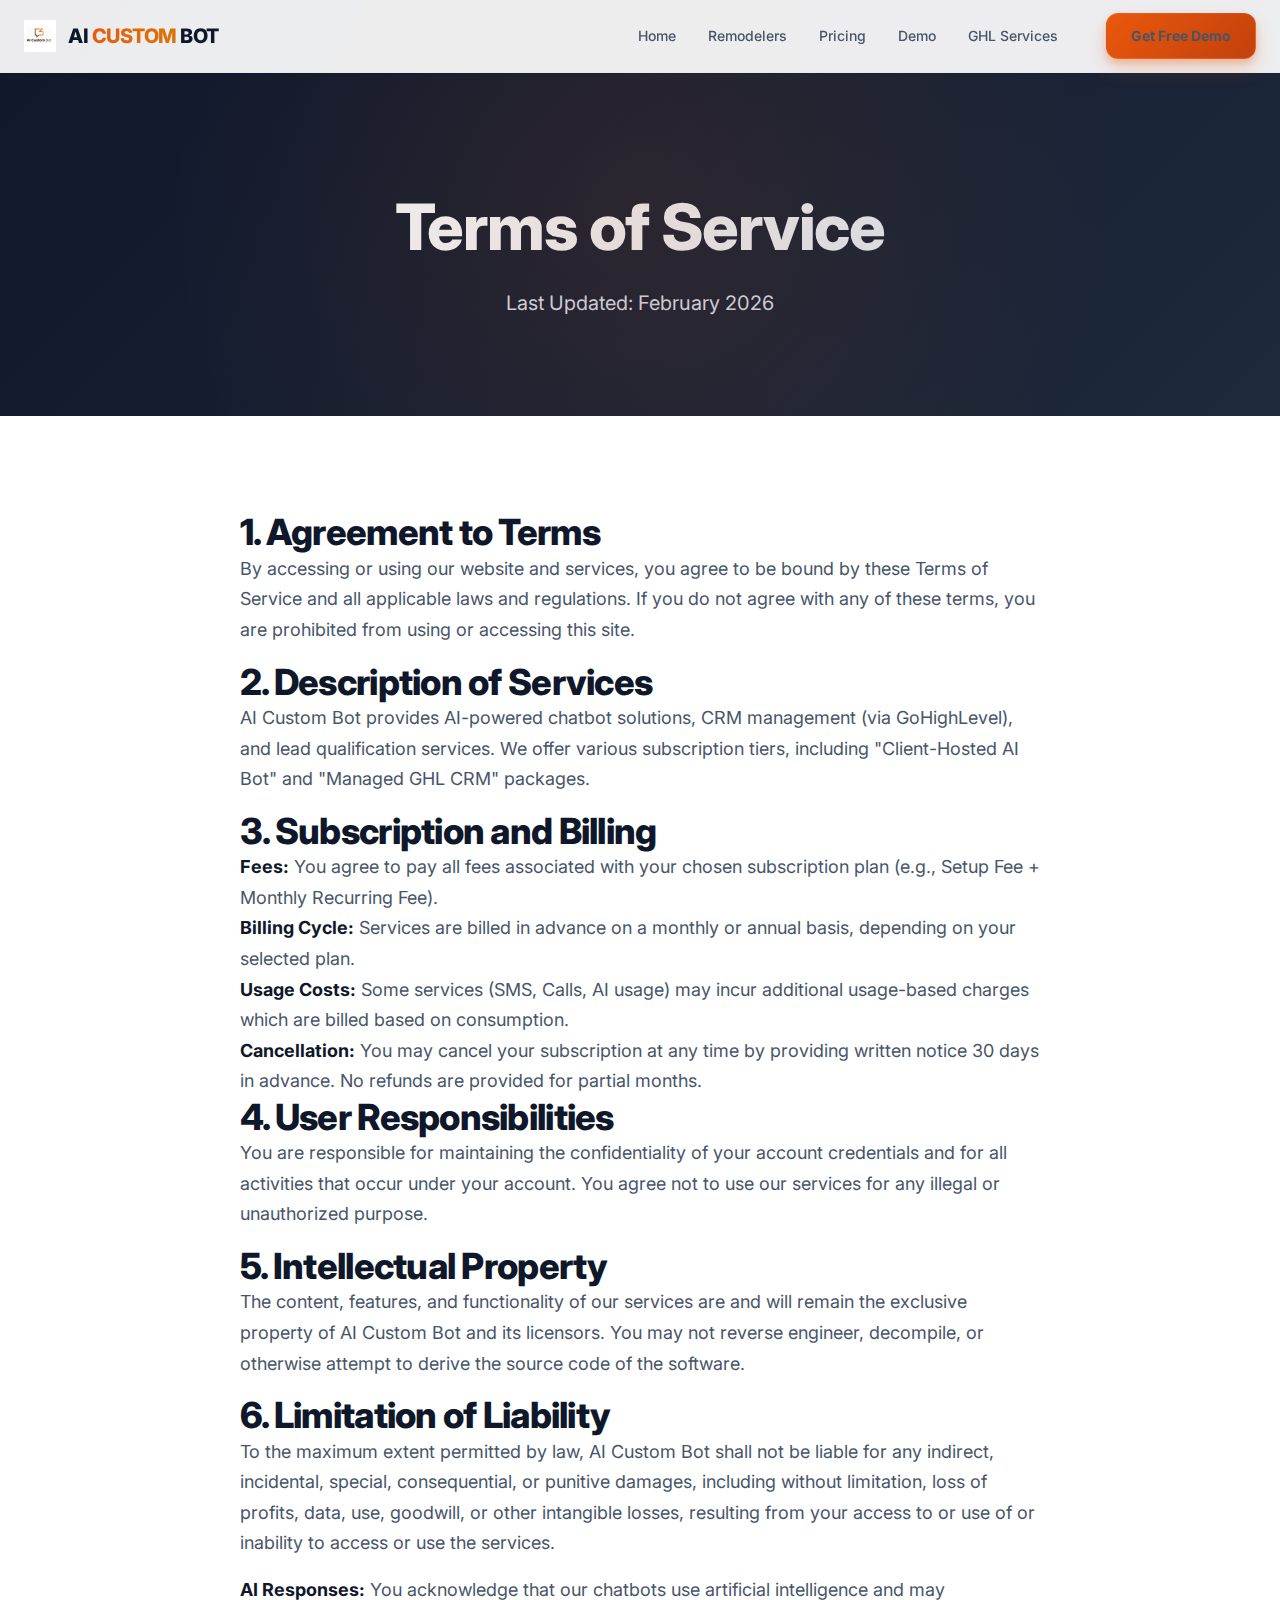
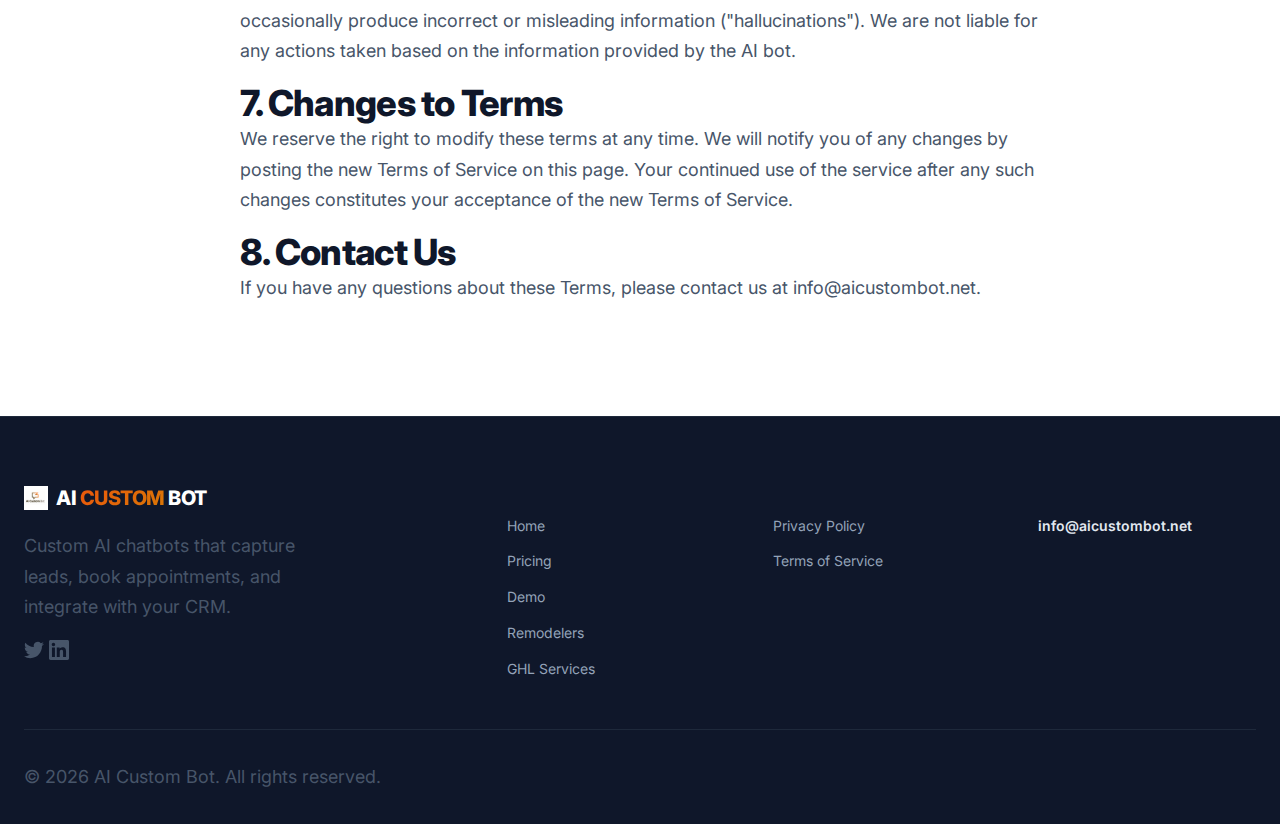
<file: terms.html>
<!DOCTYPE html>
<html lang="en">

<head>
    <meta charset="UTF-8">
    <meta name="viewport" content="width=device-width, initial-scale=1.0">
    <meta name="description"
        content="Read the Terms of Service for AI Custom Bot. Understand the rules, guidelines, and agreements for using our services.">
    <title>Terms of Service | AI Custom Bot</title>
    <link rel="preconnect" href="https://fonts.googleapis.com">
    <link rel="preconnect" href="https://fonts.gstatic.com" crossorigin>
    <link href="https://fonts.googleapis.com/css2?family=Inter:wght@400;500;600;700;800;900&display=swap"
        rel="stylesheet">
    <link rel="stylesheet" href="styles.css">
    <link rel="icon" type="image/png" href="favicon.png">
</head>

<body>

    <!-- Header -->
    <header class="header">
        <div class="container">
            <a href="index.html" class="header-logo">
                <img src="logo.png" alt="AI Custom Bot Logo" style="height: 32px;">
                <span class="logo-hights">AI <span class="logo-highlight">CUSTOM</span> BOT</span>
            </a>
            <nav class="header-nav" id="mainNav">
                <a href="index.html">Home</a>
                <a href="remodelers.html">Remodelers</a>
                <a href="pricing.html">Pricing</a>
                <a href="demo.html">Demo</a>
                <a href="ghl-services.html">GHL Services</a>
                <div class="header-cta">
                    <a href="contact.html" class="btn btn-primary">Get Free Demo</a>
                </div>
            </nav>
            <button class="menu-toggle" id="menuToggle" aria-label="Toggle navigation">
                <span></span>
                <span></span>
                <span></span>
            </button>
        </div>
    </header>

    <!-- Page Hero -->
    <section class="page-hero">
        <div class="container">
            <h1 class="page-hero-title">Terms of Service</h1>
            <p class="page-hero-subtitle">Last Updated: February 2026</p>
        </div>
    </section>

    <!-- Content Section -->
    <section class="section">
        <div class="container">
            <div class="legal-content" style="max-width: 800px; margin: 0 auto; color: var(--slate-600);">

                <h2 class="section-title-sm mb-4">1. Agreement to Terms</h2>
                <p class="mb-6">
                    By accessing or using our website and services, you agree to be bound by these Terms of Service and
                    all applicable laws and regulations. If you do not agree with any of these terms, you are prohibited
                    from using or accessing this site.
                </p>

                <h2 class="section-title-sm mb-4">2. Description of Services</h2>
                <p class="mb-6">
                    AI Custom Bot provides AI-powered chatbot solutions, CRM management (via GoHighLevel), and lead
                    qualification services. We offer various subscription tiers, including "Client-Hosted AI Bot" and
                    "Managed GHL CRM" packages.
                </p>

                <h2 class="section-title-sm mb-4">3. Subscription and Billing</h2>
                <ul class="list-disc pl-5 mb-6 space-y-2">
                    <li><strong>Fees:</strong> You agree to pay all fees associated with your chosen subscription plan
                        (e.g., Setup Fee + Monthly Recurring Fee).</li>
                    <li><strong>Billing Cycle:</strong> Services are billed in advance on a monthly or annual basis,
                        depending on your selected plan.</li>
                    <li><strong>Usage Costs:</strong> Some services (SMS, Calls, AI usage) may incur additional
                        usage-based charges which are billed based on consumption.</li>
                    <li><strong>Cancellation:</strong> You may cancel your subscription at any time by providing written
                        notice 30 days in advance. No refunds are provided for partial months.</li>
                </ul>

                <h2 class="section-title-sm mb-4">4. User Responsibilities</h2>
                <p class="mb-6">
                    You are responsible for maintaining the confidentiality of your account credentials and for all
                    activities that occur under your account. You agree not to use our services for any illegal or
                    unauthorized purpose.
                </p>

                <h2 class="section-title-sm mb-4">5. Intellectual Property</h2>
                <p class="mb-6">
                    The content, features, and functionality of our services are and will remain the exclusive property
                    of AI Custom Bot and its licensors. You may not reverse engineer, decompile, or otherwise attempt to
                    derive the source code of the software.
                </p>

                <h2 class="section-title-sm mb-4">6. Limitation of Liability</h2>
                <p class="mb-6">
                    To the maximum extent permitted by law, AI Custom Bot shall not be liable for any indirect,
                    incidental, special, consequential, or punitive damages, including without limitation, loss of
                    profits, data, use, goodwill, or other intangible losses, resulting from your access to or use of or
                    inability to access or use the services.
                </p>
                <p class="mb-6">
                    <strong>AI Responses:</strong> You acknowledge that our chatbots use artificial intelligence and may
                    occasionally produce incorrect or misleading information ("hallucinations"). We are not liable for
                    any actions taken based on the information provided by the AI bot.
                </p>

                <h2 class="section-title-sm mb-4">7. Changes to Terms</h2>
                <p class="mb-6">
                    We reserve the right to modify these terms at any time. We will notify you of any changes by posting
                    the new Terms of Service on this page. Your continued use of the service after any such changes
                    constitutes your acceptance of the new Terms of Service.
                </p>

                <h2 class="section-title-sm mb-4">8. Contact Us</h2>
                <p class="mb-6">
                    If you have any questions about these Terms, please contact us at <a
                        href="mailto:info@aicustombot.net"
                        class="text-brand-blue font-semibold hover:underline">info@aicustombot.net</a>.
                </p>

            </div>
        </div>
    </section>

    <!-- Footer -->
    <footer class="footer">
        <div class="container">
            <div class="footer-grid">
                <div class="footer-brand">
                    <div class="footer-logo">
                        <img src="logo.png" alt="AI Custom Bot Logo" style="height: 24px;">
                        <span class="logo-hights">AI <span class="logo-highlight">CUSTOM</span> BOT</span>
                    </div>
                    <p class="footer-desc">
                        Custom AI chatbots that capture leads, book appointments, and integrate with your CRM.
                    </p>
                    <div class="social-links">
                        <a href="#" aria-label="Twitter">
                            <svg width="20" height="20" fill="currentColor" viewBox="0 0 24 24">
                                <path
                                    d="M23.953 4.57a10 10 0 01-2.825.775 4.958 4.958 0 002.163-2.723c-.951.555-2.005.959-3.127 1.184a4.92 4.92 0 00-8.384 4.482C7.69 8.095 4.067 6.13 1.64 3.162a4.822 4.822 0 00-.666 2.475c0 1.71.87 3.213 2.188 4.096a4.904 4.904 0 01-2.228-.616v.06a4.923 4.923 0 003.946 4.827 4.996 4.996 0 01-2.212.085 4.936 4.936 0 004.604 3.417 9.867 9.867 0 01-6.102 2.105c-.39 0-.779-.023-1.17-.067a13.995 13.995 0 007.557 2.209c9.053 0 13.998-7.496 13.998-13.985 0-.21 0-.42-.015-.63A9.935 9.935 0 0024 4.59z" />
                            </svg>
                        </a>
                        <a href="#" aria-label="LinkedIn">
                            <svg width="20" height="20" fill="currentColor" viewBox="0 0 24 24">
                                <path
                                    d="M20.447 20.452h-3.554v-5.569c0-1.328-.027-3.037-1.852-3.037-1.853 0-2.136 1.445-2.136 2.939v5.667H9.351V9h3.414v1.561h.046c.477-.9 1.637-1.85 3.37-1.85 3.601 0 4.267 2.37 4.267 5.455v6.286zM5.337 7.433c-1.144 0-2.063-.926-2.063-2.065 0-1.138.92-2.063 2.063-2.063 1.14 0 2.064.925 2.064 2.063 0 1.139-.925 2.065-2.064 2.065zm1.782 13.019H3.555V9h3.564v11.452zM22.225 0H1.771C.792 0 0 .774 0 1.729v20.542C0 23.227.792 24 1.771 24h20.451C23.2 24 24 23.227 24 22.271V1.729C24 .774 23.2 0 22.222 0h.003z" />
                            </svg>
                        </a>
                    </div>
                </div>
                <div class="footer-links">
                    <h4>Company</h4>
                    <a href="index.html">Home</a>
                    <a href="pricing.html">Pricing</a>
                    <a href="demo.html">Demo</a>
                    <a href="remodelers.html">Remodelers</a>
                    <a href="ghl-services.html">GHL Services</a>
                </div>
                <div class="footer-links">
                    <h4>Legal</h4>
                    <a href="privacy.html">Privacy Policy</a>
                    <a href="terms.html">Terms of Service</a>
                </div>
                <div class="footer-links">
                    <h4>Contact</h4>
                    <a href="mailto:info@aicustombot.net" class="footer-email">info@aicustombot.net</a>
                    <!-- Additional contact info if available -->
                </div>
            </div>
            <div class="footer-bottom">
                &copy; 2026 AI Custom Bot. All rights reserved.
            </div>
        </div>
    </footer>

    <script src="scripts.js"></script>
</body>

</html>
</file>
<file: styles.css>
/* ============================================
   AI Custom Bot — Brand Design System
   Extracted from aicustombot.net + logo assets
   ============================================ */

/* --- Google Fonts Import --- */
@import url('https://fonts.googleapis.com/css2?family=Inter:wght@400;500;600;700;800;900&display=swap');

/* --- CSS Custom Properties (Brand Tokens) --- */
:root {
  /* Primary Colors */
  --brand-orange: #EA580C;
  --brand-orange-deep: #C2410C;
  --brand-amber: #D97706;
  --brand-orange-light: #FFF7ED;
  --brand-orange-glow: rgba(234, 88, 12, 0.15);
  --brand-orange-hover: rgba(234, 88, 12, 0.08);

  /* Neutral / Slate Palette */
  --slate-900: #0F172A;
  --slate-800: #1E293B;
  --slate-700: #334155;
  --slate-600: #475569;
  --slate-500: #64748B;
  --slate-400: #94A3B8;
  --slate-300: #CBD5E1;
  --slate-200: #E2E8F0;
  --slate-100: #F1F5F9;
  --slate-50: #F8FAFC;
  --white: #FFFFFF;

  /* Typography */
  --font-family: 'Inter', -apple-system, BlinkMacSystemFont, 'Segoe UI', sans-serif;
  --font-size-xs: 0.75rem;
  --font-size-sm: 0.875rem;
  --font-size-base: 1rem;
  --font-size-lg: 1.125rem;
  --font-size-xl: 1.25rem;
  --font-size-2xl: 1.5rem;
  --font-size-3xl: 1.875rem;
  --font-size-4xl: 2.25rem;
  --font-size-5xl: 3rem;
  --font-size-6xl: 3.75rem;
  --font-size-7xl: 4.5rem;

  /* Spacing */
  --space-1: 0.25rem;
  --space-2: 0.5rem;
  --space-3: 0.75rem;
  --space-4: 1rem;
  --space-5: 1.25rem;
  --space-6: 1.5rem;
  --space-8: 2rem;
  --space-10: 2.5rem;
  --space-12: 3rem;
  --space-16: 4rem;
  --space-20: 5rem;
  --space-24: 6rem;

  /* Border Radius */
  --radius-sm: 6px;
  --radius-md: 8px;
  --radius-lg: 12px;
  --radius-xl: 16px;
  --radius-2xl: 24px;
  --radius-full: 9999px;

  /* Shadows */
  --shadow-sm: 0 1px 2px rgba(0, 0, 0, 0.05);
  --shadow-md: 0 4px 6px -1px rgba(0, 0, 0, 0.07), 0 2px 4px -2px rgba(0, 0, 0, 0.05);
  --shadow-lg: 0 10px 15px -3px rgba(0, 0, 0, 0.08), 0 4px 6px -4px rgba(0, 0, 0, 0.04);
  --shadow-xl: 0 20px 25px -5px rgba(0, 0, 0, 0.08), 0 8px 10px -6px rgba(0, 0, 0, 0.04);
  --shadow-orange: 0 4px 14px rgba(234, 88, 12, 0.25);
  --shadow-card-hover: 0 25px 50px -12px rgba(0, 0, 0, 0.12);

  /* Transitions */
  --transition-fast: 150ms ease;
  --transition-base: 250ms ease;
  --transition-slow: 350ms ease;

  /* Container */
  --max-width: 1280px;
  --container-padding: var(--space-6);
}

/* --- Base Reset --- */
*,
*::before,
*::after {
  margin: 0;
  padding: 0;
  box-sizing: border-box;
}

html {
  scroll-behavior: smooth;
  -webkit-font-smoothing: antialiased;
  -moz-osx-font-smoothing: grayscale;
}

body {
  font-family: var(--font-family);
  font-size: var(--font-size-lg);
  line-height: 1.7;
  color: var(--slate-600);
  background: var(--white);
  overflow-x: hidden;
}

img {
  max-width: 100%;
  height: auto;
  display: block;
}

a {
  text-decoration: none;
  color: inherit;
  transition: color var(--transition-fast);
}

ul,
ol {
  list-style: none;
}

/* --- Typography --- */
h1,
h2,
h3,
h4,
h5,
h6 {
  color: var(--slate-900);
  font-weight: 800;
  line-height: 1.15;
  letter-spacing: -0.02em;
}

h1 {
  font-size: var(--font-size-5xl);
}

h2 {
  font-size: var(--font-size-4xl);
}

h3 {
  font-size: var(--font-size-2xl);
}

p {
  margin-bottom: var(--space-4);
}

strong {
  font-weight: 700;
  color: var(--slate-900);
}

/* --- Page Hero --- */
.page-hero {
  padding: 12rem 0 6rem;
  background: linear-gradient(135deg, var(--slate-900) 0%, var(--slate-800) 100%);
  color: var(--white);
  text-align: center;
  position: relative;
  overflow: hidden;
}

.page-hero::before {
  content: '';
  position: absolute;
  top: 0;
  left: 0;
  right: 0;
  bottom: 0;
  background: radial-gradient(circle at 50% 50%, rgba(234, 88, 12, 0.1) 0%, transparent 70%);
  pointer-events: none;
}

.page-hero-title {
  font-size: clamp(2.5rem, 5vw, 4rem);
  font-weight: 800;
  line-height: 1.1;
  margin-bottom: 1.5rem;
  background: linear-gradient(135deg, var(--white), var(--slate-300));
  -webkit-background-clip: text;
  -webkit-text-fill-color: transparent;
  background-clip: text;
}

.page-hero-subtitle {
  font-size: 1.25rem;
  color: var(--slate-300);
  max-width: 800px;
  margin: 0 auto;
}

/* --- Sections --- */
.container {
  width: 100%;
  max-width: var(--max-width);
  margin: 0 auto;
  padding: 0 var(--container-padding);
}

/* ============================================
   HEADER / NAVIGATION
   ============================================ */
.header {
  position: fixed;
  top: 0;
  left: 0;
  right: 0;
  z-index: 1000;
  background: rgba(255, 255, 255, 0.92);
  backdrop-filter: blur(20px);
  -webkit-backdrop-filter: blur(20px);
  border-bottom: 1px solid rgba(226, 232, 240, 0.6);
  transition: box-shadow var(--transition-base);
}

.header:hover {
  box-shadow: var(--shadow-sm);
}

.header .container {
  display: flex;
  align-items: center;
  justify-content: space-between;
  height: 72px;
}

.header-logo {
  display: flex;
  align-items: center;
  gap: var(--space-3);
  font-size: var(--font-size-xl);
  font-weight: 800;
  color: var(--slate-900);
  letter-spacing: -0.5px;
}

.logo-hights {
  letter-spacing: -0.5px;
}

.header-logo .logo-highlight,
.footer-logo .logo-highlight {
  background: linear-gradient(135deg, var(--brand-orange), var(--brand-amber));
  -webkit-background-clip: text;
  -webkit-text-fill-color: transparent;
  background-clip: text;
}

.header-nav {
  display: flex;
  align-items: center;
  gap: var(--space-8);
}

.header-nav a {
  font-size: var(--font-size-sm);
  font-weight: 500;
  color: var(--slate-600);
  position: relative;
  padding: var(--space-2) 0;
}

.header-nav a.active {
  color: var(--brand-orange);
  font-weight: 700;
}

.header-nav a::after {
  content: '';
  position: absolute;
  bottom: 0;
  left: 0;
  width: 0;
  height: 2px;
  background: linear-gradient(90deg, var(--brand-orange), var(--brand-amber));
  border-radius: var(--radius-full);
  transition: width var(--transition-base);
}

.header-nav a.active::after {
  width: 100%;
}

.header-nav a:hover {
  color: var(--brand-orange);
}

.header-nav a:hover::after {
  width: 100%;
}

.header-cta {
  margin-left: var(--space-4);
}

@keyframes pulse-orange {
  0% {
    box-shadow: 0 4px 6px rgba(234, 88, 12, 0.25), 0 10px 20px rgba(234, 88, 12, 0.2), 0 0 0 0 rgba(234, 88, 12, 0.4);
  }

  70% {
    box-shadow: 0 4px 6px rgba(234, 88, 12, 0.25), 0 10px 20px rgba(234, 88, 12, 0.2), 0 0 0 12px rgba(234, 88, 12, 0);
  }

  100% {
    box-shadow: 0 4px 6px rgba(234, 88, 12, 0.25), 0 10px 20px rgba(234, 88, 12, 0.2), 0 0 0 0 rgba(234, 88, 12, 0);
  }
}

.header-cta .btn-primary {
  padding: 10px 24px;
  font-weight: 700;
  animation: pulse-orange 3s infinite;
}

.header-cta .btn-primary:hover {
  animation: none;
  transform: translateY(-3px) scale(1.05);
  box-shadow: 0 12px 28px rgba(234, 88, 12, 0.4), 0 4px 10px rgba(234, 88, 12, 0.2);
}

/* Mobile menu toggle */
.menu-toggle {
  display: none;
  background: none;
  border: none;
  cursor: pointer;
  padding: var(--space-2);
}

.menu-toggle span {
  display: block;
  width: 24px;
  height: 2px;
  background: var(--slate-900);
  margin: 5px 0;
  border-radius: var(--radius-full);
  transition: transform var(--transition-base), opacity var(--transition-base);
}

/* ============================================
   BUTTONS
   ============================================ */
.btn {
  display: inline-flex;
  align-items: center;
  justify-content: center;
  gap: var(--space-2);
  padding: 12px 28px;
  font-family: var(--font-family);
  font-size: var(--font-size-sm);
  font-weight: 600;
  border-radius: var(--radius-lg);
  border: none;
  cursor: pointer;
  transition: all var(--transition-base);
  text-decoration: none;
  white-space: nowrap;
  position: relative;
  overflow: hidden;
}

.btn::before {
  content: '';
  position: absolute;
  inset: 0;
  background: rgba(255, 255, 255, 0);
  transition: background var(--transition-fast);
}

.btn:hover::before {
  background: rgba(255, 255, 255, 0.1);
}

/* Primary — Orange Gradient */
.btn-primary {
  background: linear-gradient(135deg, var(--brand-orange) 0%, var(--brand-orange-deep) 100%);
  color: var(--white);
  box-shadow: 0 4px 6px rgba(234, 88, 12, 0.25), 0 10px 20px rgba(234, 88, 12, 0.2);
  position: relative;
  overflow: hidden;
  z-index: 1;
  border: 1px solid rgba(255, 255, 255, 0.1);
}

.btn-primary::after {
  content: '';
  position: absolute;
  top: 0;
  left: -120%;
  width: 120%;
  height: 100%;
  background: linear-gradient(90deg, transparent, rgba(255, 255, 255, 0.5), transparent);
  transform: skewX(-20deg);
  transition: left 0.6s ease;
  z-index: -1;
  pointer-events: none;
}

.btn-primary:hover {
  transform: translateY(-3px);
  box-shadow: 0 12px 28px rgba(234, 88, 12, 0.4), 0 4px 10px rgba(234, 88, 12, 0.2);
}

.btn-primary:hover::after {
  left: 120%;
  transition: left 0.6s ease;
}

.btn-primary:active {
  transform: translateY(-1px);
  box-shadow: 0 6px 16px rgba(234, 88, 12, 0.3);
}

/* Secondary — Dark Slate */
.btn-secondary {
  background: var(--slate-900);
  color: var(--white);
  box-shadow: var(--shadow-md);
}

.btn-secondary:hover {
  background: var(--slate-800);
  transform: translateY(-2px);
  box-shadow: var(--shadow-lg);
}

/* Outline — Bordered */
.btn-outline {
  background: var(--white);
  color: var(--slate-700);
  border: 1.5px solid var(--slate-200);
  box-shadow: var(--shadow-sm);
}

.btn-outline:hover {
  border-color: var(--brand-orange);
  color: var(--brand-orange);
  transform: translateY(-2px);
  box-shadow: var(--shadow-md);
}

/* Button Sizes */
.btn-lg {
  padding: 16px 36px;
  font-size: var(--font-size-base);
  border-radius: var(--radius-lg);
}

.btn-sm {
  padding: 8px 20px;
  font-size: var(--font-size-xs);
}

/* ============================================
   HERO SECTION
   ============================================ */
.hero {
  position: relative;
  min-height: 100vh;
  display: flex;
  align-items: center;
  padding-top: 72px;
  /* account for fixed header */
  background: linear-gradient(180deg, var(--slate-50) 0%, var(--white) 60%, var(--slate-50) 100%);
  overflow: hidden;
}

/* Decorative background elements */
.hero::before {
  content: '';
  position: absolute;
  top: -20%;
  right: -15%;
  width: 600px;
  height: 600px;
  background: radial-gradient(circle, rgba(234, 88, 12, 0.06) 0%, transparent 70%);
  border-radius: 50%;
  pointer-events: none;
}

.hero::after {
  content: '';
  position: absolute;
  bottom: -10%;
  left: -10%;
  width: 400px;
  height: 400px;
  background: radial-gradient(circle, rgba(217, 119, 6, 0.04) 0%, transparent 70%);
  border-radius: 50%;
  pointer-events: none;
}

.hero-content {
  max-width: 800px;
  margin: 0 auto;
  text-align: center;
  padding: var(--space-20) var(--container-padding);
  position: relative;
  z-index: 1;
  animation: fadeInUp 0.8s ease-out;
}

.hero-title {
  font-size: var(--font-size-6xl);
  font-weight: 900;
  line-height: 1.08;
  letter-spacing: -0.03em;
  margin-bottom: var(--space-6);
  color: var(--slate-900);
}

.hero-title .accent {
  background: linear-gradient(135deg, var(--brand-orange), var(--brand-amber));
  -webkit-background-clip: text;
  -webkit-text-fill-color: transparent;
  background-clip: text;
}

.hero-subtitle {
  font-size: var(--font-size-xl);
  color: var(--slate-500);
  max-width: 620px;
  margin: 0 auto var(--space-10);
  line-height: 1.65;
  font-weight: 400;
}

.hero-cta {
  display: flex;
  align-items: center;
  justify-content: center;
  gap: var(--space-4);
  flex-wrap: wrap;
}

/* ============================================
   SECTIONS
   ============================================ */
.section {
  padding: var(--space-24) 0;
}

.section-gray {
  background: var(--slate-50);
}

.section-dark {
  background: var(--slate-900);
  color: var(--slate-300);
}

.section-dark .section-title {
  color: var(--white);
}

.section-dark .section-subtitle {
  color: var(--slate-400);
}

.section-header {
  text-align: center;
  max-width: 680px;
  margin: 0 auto var(--space-16);
}

.section-title {
  font-size: var(--font-size-4xl);
  margin-bottom: var(--space-4);
}

.section-subtitle {
  font-size: var(--font-size-lg);
  color: var(--slate-500);
  line-height: 1.65;
}

/* ============================================
   GRID SYSTEM
   ============================================ */
.grid {
  display: grid;
  gap: var(--space-8);
}

.grid-2 {
  grid-template-columns: repeat(2, 1fr);
}

.grid-3 {
  grid-template-columns: repeat(3, 1fr);
}

/* ============================================
   CARDS
   ============================================ */
.card {
  background: var(--white);
  border: 1px solid var(--slate-200);
  border-radius: var(--radius-xl);
  padding: var(--space-10);
  transition: all var(--transition-base);
  position: relative;
  overflow: hidden;
}

.card::before {
  content: '';
  position: absolute;
  top: 0;
  left: 0;
  right: 0;
  height: 4px;
  background: linear-gradient(90deg, var(--brand-orange), var(--brand-amber));
  opacity: 0;
  transition: opacity var(--transition-base);
}

.card:hover {
  transform: translateY(-4px);
  box-shadow: var(--shadow-xl);
  border-color: rgba(234, 88, 12, 0.2);
}

.card:hover::before {
  opacity: 1;
}

.card-title {
  font-size: var(--font-size-2xl);
  margin-bottom: var(--space-4);
  font-weight: 700;
}

.card-text {
  color: var(--slate-600);
  margin-bottom: var(--space-6);
  line-height: 1.7;
}

/* Pricing Preview Features */
.pricing-preview-features {
  margin-bottom: var(--space-8);
  display: flex;
  flex-direction: column;
  gap: var(--space-3);
}

.pricing-preview-features li {
  font-size: var(--font-size-sm);
  color: var(--slate-600);
  padding-left: var(--space-6);
  position: relative;
}

.pricing-preview-features li::before {
  content: '';
  position: absolute;
  left: 0;
  top: 8px;
  width: 8px;
  height: 8px;
  border-radius: 50%;
  background: linear-gradient(135deg, var(--brand-orange), var(--brand-amber));
}

/* ============================================
   FEATURE CARDS
   ============================================ */
.feature-card {
  background: var(--white);
  border: 1px solid var(--slate-200);
  border-radius: var(--radius-xl);
  padding: var(--space-8);
  transition: all var(--transition-base);
  position: relative;
}

.feature-card:hover {
  transform: translateY(-4px);
  box-shadow: var(--shadow-lg);
  border-color: rgba(234, 88, 12, 0.15);
}

.feature-title {
  font-size: var(--font-size-xl);
  font-weight: 700;
  margin-bottom: var(--space-3);
}

.feature-text {
  color: var(--slate-600);
  font-size: var(--font-size-base);
  line-height: 1.65;
  margin-bottom: var(--space-4);
}

.feature-card a {
  font-size: var(--font-size-sm);
  font-weight: 600;
  color: var(--brand-orange);
  display: inline-flex;
  align-items: center;
  gap: var(--space-1);
  transition: gap var(--transition-base), color var(--transition-base);
}

.feature-card a:hover {
  color: var(--brand-orange-deep);
  gap: var(--space-2);
}

/* ============================================
   TIMELINE (How It Works)
   ============================================ */
.timeline {
  max-width: 720px;
  margin: 0 auto;
  position: relative;
}

.timeline::before {
  content: '';
  position: absolute;
  top: 0;
  left: 28px;
  bottom: 0;
  width: 2px;
  background: linear-gradient(180deg, var(--brand-orange), var(--brand-amber), transparent);
}

.timeline-item {
  display: flex;
  gap: var(--space-8);
  margin-bottom: var(--space-12);
  position: relative;
}

.timeline-item:last-child {
  margin-bottom: 0;
}

.timeline-marker {
  flex-shrink: 0;
  width: 56px;
  height: 56px;
  border-radius: 50%;
  background: linear-gradient(135deg, var(--brand-orange), var(--brand-orange-deep));
  color: var(--white);
  display: flex;
  align-items: center;
  justify-content: center;
  font-weight: 800;
  font-size: var(--font-size-xl);
  box-shadow: 0 0 0 6px rgba(234, 88, 12, 0.15), var(--shadow-md);
  position: relative;
  z-index: 1;
}

.timeline-content {
  padding-top: var(--space-3);
  flex: 1;
}

.timeline-title {
  font-size: var(--font-size-xl);
  font-weight: 700;
  color: var(--white);
  margin-bottom: var(--space-2);
}

.timeline-text {
  color: var(--slate-400);
  font-size: var(--font-size-base);
  line-height: 1.7;
}

/* ============================================
   CTA SECTION
   ============================================ */
.section-cta {
  padding: var(--space-24) 0;
  background: linear-gradient(135deg, var(--slate-900) 0%, var(--slate-800) 50%, var(--slate-900) 100%);
  position: relative;
  overflow: hidden;
}

.section-cta::before {
  content: '';
  position: absolute;
  top: -50%;
  right: -20%;
  width: 500px;
  height: 500px;
  background: radial-gradient(circle, rgba(234, 88, 12, 0.08) 0%, transparent 70%);
  border-radius: 50%;
  pointer-events: none;
}

.cta-content {
  text-align: center;
  position: relative;
  z-index: 1;
}

.cta-title {
  font-size: var(--font-size-4xl);
  color: var(--white);
  margin-bottom: var(--space-4);
}

.cta-text {
  font-size: var(--font-size-lg);
  color: var(--slate-400);
  max-width: 560px;
  margin: 0 auto var(--space-10);
  line-height: 1.65;
}

.cta-buttons {
  display: flex;
  align-items: center;
  justify-content: center;
  gap: var(--space-4);
  flex-wrap: wrap;
}

.cta-buttons .btn-outline {
  border-color: var(--slate-600);
  color: var(--slate-300);
  background: transparent;
}

.cta-buttons .btn-outline:hover {
  border-color: var(--brand-orange);
  color: var(--white);
  background: rgba(234, 88, 12, 0.1);
}

/* ============================================
   PRICING TABLES & PAGE
   ============================================ */
.pricing-table-wrapper {
  overflow-x: auto;
  border-radius: var(--radius-xl);
  box-shadow: var(--shadow-xl);
  margin-bottom: var(--space-12);
  background: var(--white);
  border: 1px solid var(--slate-200);
}

.pricing-table {
  width: 100%;
  border-collapse: separate;
  border-spacing: 0;
  min-width: 800px;
  /* Ensure it doesn't squish on mobile */
}

.pricing-table th {
  background: var(--slate-50);
  padding: var(--space-5) var(--space-6);
  text-align: left;
  font-size: var(--font-size-sm);
  text-transform: uppercase;
  letter-spacing: 0.05em;
  color: var(--slate-500);
  border-bottom: 1px solid var(--slate-200);
  font-weight: 700;
}

.pricing-table td {
  padding: var(--space-5) var(--space-6);
  border-bottom: 1px solid var(--slate-100);
  vertical-align: middle;
  transition: background var(--transition-fast);
  color: var(--slate-600);
}

.pricing-table tr:last-child td {
  border-bottom: none;
}

.pricing-table tr:hover td {
  background: var(--slate-50);
  color: var(--slate-900);
}

.pricing-table td strong {
  color: var(--slate-900);
  font-weight: 700;
  display: block;
  font-size: var(--font-size-lg);
}

/* Highlight Row (Recommended) */
.table-row-highlight td {
  background: var(--brand-orange-light);
  border-bottom-color: rgba(234, 88, 12, 0.1);
}

.table-row-highlight:hover td {
  background: #FFF1E0;
  /* Slightly darker orange light */
}

.table-row-highlight td:first-child {
  position: relative;
}

.table-row-highlight td:first-child::before {
  content: '';
  position: absolute;
  left: 0;
  top: 0;
  bottom: 0;
  width: 4px;
  background: var(--brand-orange);
}

/* Part Badge */
.pricing-part-badge {
  display: inline-block;
  background: var(--slate-900);
  color: var(--white);
  padding: 4px 12px;
  border-radius: var(--radius-full);
  font-size: var(--font-size-xs);
  font-weight: 700;
  text-transform: uppercase;
  margin-bottom: var(--space-3);
  letter-spacing: 0.05em;
}

/* Pricing Badges */
.badge {
  display: inline-flex;
  align-items: center;
  padding: 4px 10px;
  border-radius: var(--radius-full);
  font-size: 10px;
  font-weight: 800;
  text-transform: uppercase;
  letter-spacing: 0.05em;
  margin-bottom: 6px;
  line-height: 1;
}

.badge-popular {
  background: var(--brand-orange);
  color: var(--white);
  box-shadow: 0 2px 5px rgba(234, 88, 12, 0.3);
}

.badge-value {
  background: var(--brand-amber);
  color: var(--slate-900);
}

/* Pricing Amounts */
.price-amount {
  font-size: var(--font-size-xl);
  font-weight: 800;
  color: var(--slate-900);
  display: block;
  line-height: 1.2;
}

.price-monthly {
  font-size: var(--font-size-lg);
  font-weight: 700;
  color: var(--brand-orange-deep);
}

.text-sm {
  font-size: var(--font-size-xs);
  font-weight: 500;
}

.text-slate-500 {
  color: var(--slate-500);
}

/* Policy & Warranty Boxes */
.policy-box,
.warranty-box {
  background: var(--slate-50);
  border: 1px solid var(--slate-200);
  border-radius: var(--radius-lg);
  padding: var(--space-6) var(--space-8);
  margin-bottom: var(--space-8);
  margin-top: var(--space-8);
  border-left: 4px solid var(--slate-400);
}

.policy-box-title,
.warranty-box-title {
  font-size: var(--font-size-lg);
  font-weight: 700;
  margin-bottom: var(--space-3);
  color: var(--slate-800);
}

.warranty-box {
  border-left-color: var(--brand-orange);
  background: var(--white);
}

.policy-box p,
.warranty-box ul li {
  font-size: var(--font-size-sm);
  color: var(--slate-600);
  margin-bottom: var(--space-2);
}

.warranty-box ul {
  list-style: disc;
  padding-left: var(--space-6);
}

/* Pricing Preview Cards (Solutions Page) */
.pricing-preview-card {
  background: var(--white);
  border: 1px solid var(--slate-200);
  border-radius: var(--radius-xl);
  padding: var(--space-8);
  transition: all var(--transition-base);
  display: flex;
  flex-direction: column;
  height: 100%;
  position: relative;
  overflow: hidden;
}

.pricing-preview-card:hover {
  transform: translateY(-8px);
  box-shadow: var(--shadow-xl);
  border-color: rgba(234, 88, 12, 0.2);
}

.pricing-preview-card::before {
  content: '';
  position: absolute;
  top: 0;
  left: 0;
  right: 0;
  height: 6px;
  background: linear-gradient(90deg, var(--brand-orange), var(--brand-amber));
}

.pricing-preview-badge {
  display: inline-block;
  background: var(--slate-100);
  color: var(--slate-600);
  font-size: var(--font-size-xs);
  font-weight: 700;
  text-transform: uppercase;
  padding: 4px 12px;
  border-radius: var(--radius-full);
  margin-bottom: var(--space-4);
  align-self: flex-start;
  letter-spacing: 0.05em;
}

.pricing-preview-title {
  font-size: var(--font-size-2xl);
  font-weight: 800;
  color: var(--slate-900);
  margin-bottom: var(--space-3);
}

.pricing-preview-desc {
  color: var(--slate-500);
  font-size: var(--font-size-base);
  margin-bottom: var(--space-6);
  flex-grow: 1;
}

.pricing-preview-price {
  font-size: var(--font-size-4xl);
  font-weight: 800;
  color: var(--slate-900);
  margin-bottom: var(--space-6);
  display: flex;
  align-items: baseline;
  gap: var(--space-2);
}

.pricing-preview-price span {
  font-size: var(--font-size-lg);
  font-weight: 500;
  color: var(--slate-400);
}

.pricing-preview-features {
  margin-bottom: var(--space-8);
  border-top: 1px solid var(--slate-100);
  padding-top: var(--space-6);
}

.pricing-preview-features li {
  margin-bottom: var(--space-3);
  display: flex;
  align-items: center;
  gap: var(--space-3);
  color: var(--slate-600);
  font-size: var(--font-size-sm);
  font-weight: 500;
}

.pricing-preview-features li::before {
  content: '✓';
  color: var(--brand-orange);
  font-weight: 800;
  width: auto;
  height: auto;
  background: none;
  position: static;
}

/* ============================================
   FOOTER
   ============================================ */
.footer {
  background: var(--slate-900);
  padding: var(--space-16) 0 var(--space-8);
  border-top: 1px solid var(--slate-800);
}

.footer-grid {
  display: grid;
  grid-template-columns: 2fr 1fr 1fr 1fr;
  gap: var(--space-12);
  margin-bottom: var(--space-12);
}

.footer-brand {
  max-width: 320px;
}

.footer-logo {
  font-size: var(--font-size-xl);
  font-weight: 800;
  color: var(--white);
  margin-bottom: var(--space-4);
  display: flex;
  align-items: center;
  gap: var(--space-2);
  letter-spacing: -0.5px;
}

.footer-description {
  color: var(--slate-400);
  font-size: var(--font-size-sm);
  line-height: 1.7;
}

.footer-heading {
  font-size: var(--font-size-sm);
  font-weight: 700;
  color: var(--white);
  text-transform: uppercase;
  letter-spacing: 0.08em;
  margin-bottom: var(--space-4);
}

.legal-heading {
  color: var(--brand-orange);
  font-size: var(--font-size-base);
  text-shadow: 0 0 10px rgba(234, 88, 12, 0.3);
}

.footer-links {
  display: flex;
  flex-direction: column;
  gap: var(--space-3);
}

.footer-links a {
  font-size: var(--font-size-sm);
  color: var(--slate-400);
  transition: color var(--transition-fast);
}

.footer-links a:hover {
  color: var(--white);
}

.footer-bottom {
  border-top: 1px solid var(--slate-800);
  padding-top: var(--space-8);
  display: flex;
  align-items: center;
  justify-content: space-between;
  flex-wrap: wrap;
  gap: var(--space-4);
}

.footer-copyright {
  font-size: var(--font-size-sm);
  color: var(--slate-500);
}

.footer-email a {
  font-size: var(--font-size-sm);
  color: var(--slate-200);
  font-weight: 500;
}

.footer-email a:hover {
  color: var(--white);
}

.footer-links a[href^="mailto:"] {
  color: var(--slate-200);
  font-weight: 600;
}

.footer-social {
  display: flex;
  gap: var(--space-4);
}

.footer-social a {
  color: var(--slate-500);
  transition: color var(--transition-fast);
}

.footer-social a:hover {
  color: var(--brand-orange);
}

/* ============================================
   ANIMATIONS
   ============================================ */
@keyframes fadeInUp {
  from {
    opacity: 0;
    transform: translateY(30px);
  }

  to {
    opacity: 1;
    transform: translateY(0);
  }
}

@keyframes fadeIn {
  from {
    opacity: 0;
  }

  to {
    opacity: 1;
  }
}

/* Scroll-triggered animation classes */
.animate-on-scroll {
  opacity: 0;
  transform: translateY(20px);
  transition: opacity 0.6s ease, transform 0.6s ease;
}

.animate-on-scroll.is-visible {
  opacity: 1;
  transform: translateY(0);
}

/* ============================================
   RESPONSIVE DESIGN
   ============================================ */

/* Tablet */
@media (max-width: 1024px) {
  :root {
    --container-padding: var(--space-8);
  }

  h1,
  .hero-title {
    font-size: var(--font-size-5xl);
  }

  h2,
  .section-title {
    font-size: var(--font-size-3xl);
  }

  .grid-3 {
    grid-template-columns: repeat(2, 1fr);
  }

  .footer-grid {
    grid-template-columns: 1fr 1fr;
    gap: var(--space-8);
  }

  /* Table Mobile Card View */
  .care-plan-table thead {
    display: none;
  }

  /* Reset table display for card view */
  .care-plan-table,
  .care-plan-table tbody,
  .care-plan-table tr,
  .care-plan-table td {
    display: block;
    width: 100%;
  }

  /* Ensure wrapper doesn't trap scroll when in card view */
  .care-plan-table-wrapper {
    overflow-x: visible;
    box-shadow: none;
    border: none;
    background: transparent;
  }

  .care-plan-table tr {
    margin-bottom: var(--space-6);
    border: 1px solid var(--slate-200);
    border-radius: var(--radius-lg);
    background: var(--white);
    box-shadow: var(--shadow-sm);
    padding: var(--space-5);
  }

  .care-plan-table td {
    text-align: right;
    padding: var(--space-3) 0;
    position: relative;
    border-bottom: 1px solid var(--slate-100);
    padding-left: 50%;
    /* Make space for the label */
    min-height: 40px;
    /* Ensure minimum height */
    display: flex;
    justify-content: flex-end;
    align-items: center;
  }

  .care-plan-table td:last-child {
    border-bottom: none;
  }

  .care-plan-table td::before {
    content: attr(data-label);
    position: absolute;
    left: 0;
    top: 50%;
    transform: translateY(-50%);
    width: 45%;
    padding-right: 10px;
    white-space: normal;
    /* Allow wrapping */
    text-align: left;
    font-weight: 700;
    color: var(--slate-900);
    font-size: var(--font-size-sm);
    line-height: 1.2;
  }
}

/* Mobile */
@media (max-width: 768px) {
  :root {
    --container-padding: var(--space-5);
  }

  body {
    font-size: var(--font-size-base);
  }

  h1,
  .hero-title {
    font-size: var(--font-size-4xl);
  }

  h2,
  .section-title {
    font-size: var(--font-size-2xl);
  }

  .hero {
    min-height: auto;
    padding-top: 80px;
    padding-bottom: var(--space-16);
  }

  .hero-content {
    padding: var(--space-10) var(--space-4);
  }

  .hero-subtitle {
    font-size: var(--font-size-base);
  }

  .hero-cta {
    flex-direction: column;
    gap: var(--space-3);
  }

  .hero-cta .btn {
    width: 100%;
  }

  .section {
    padding: var(--space-16) 0;
  }

  .section-header {
    margin-bottom: var(--space-10);
  }

  .grid-2,
  .grid-3 {
    grid-template-columns: 1fr;
  }

  /* Header mobile */
  .header .container {
    height: 64px;
  }

  .header-nav {
    display: none;
    position: absolute;
    top: 64px;
    left: 0;
    right: 0;
    flex-direction: column;
    background: var(--white);
    padding: var(--space-6) var(--container-padding);
    border-bottom: 1px solid var(--slate-200);
    box-shadow: var(--shadow-lg);
    gap: var(--space-4);
  }

  .header-nav.is-open {
    display: flex;
  }

  .header-cta {
    margin-left: 0;
  }

  .menu-toggle {
    display: block;
  }

  /* Timeline mobile */
  .timeline::before {
    left: 20px;
  }

  .timeline-marker {
    width: 40px;
    height: 40px;
    font-size: var(--font-size-base);
  }

  .timeline-item {
    gap: var(--space-5);
  }

  /* Footer mobile */
  .footer-grid {
    grid-template-columns: 1fr;
    gap: var(--space-8);
  }

  .footer-bottom {
    flex-direction: column;
    text-align: center;
  }

  /* CTA */
  .cta-title {
    font-size: var(--font-size-2xl);
  }

  .cta-buttons {
    flex-direction: column;
  }

  .cta-buttons .btn {
    width: 100%;
  }
}

/* Small Mobile */
@media (max-width: 480px) {

  h1,
  .hero-title {
    font-size: var(--font-size-3xl);
  }

  .card {
    padding: var(--space-6);
  }

  .card {
    padding: var(--space-6);
  }

  .feature-card {
    padding: var(--space-6);
  }
}

/* ============================================
   CHAT SIMULATOR
   ============================================ */
.chat-section-grid {
  margin-top: 5rem;
  margin-bottom: 5rem;
}

@media (max-width: 768px) {
  .chat-section-grid {
    margin-top: var(--space-10);
    margin-bottom: var(--space-10);
  }
}

.chat-simulator-wrapper {
  max-width: 400px;
  width: 100%;
  margin: 0 auto;
  font-family: 'Inter', sans-serif;
  margin-bottom: var(--space-8);
}

.chat-simulator {
  background: var(--white);
  border-radius: 24px;
  box-shadow: 0 20px 40px rgba(0, 0, 0, 0.15);
  overflow: hidden;
  border: 1px solid var(--slate-200);
}

.chat-header {
  background: var(--slate-900);
  color: var(--white);
  padding: 16px 20px;
  display: flex;
  align-items: center;
  gap: 12px;
}

.chat-avatar-header {
  width: 40px;
  height: 40px;
  background: var(--brand-orange);
  border-radius: 50%;
  display: flex;
  align-items: center;
  justify-content: center;
  font-weight: 700;
  font-size: 14px;
  color: var(--white);
}

.chat-info h4 {
  font-size: 14px;
  font-weight: 700;
  margin: 0;
  color: var(--white);
}

.chat-info span {
  font-size: 12px;
  color: var(--slate-400);
  display: flex;
  align-items: center;
  gap: 4px;
}

.chat-info span::before {
  content: '';
  width: 6px;
  height: 6px;
  background: #22c55e;
  /* Green dot */
  border-radius: 50%;
  display: inline-block;
}

.chat-body {
  padding: 24px;
  background: var(--slate-50);
  display: flex;
  flex-direction: column;
  gap: 16px;
  min-height: 320px;
}

.chat-bubble {
  padding: 14px 18px;
  border-radius: 18px;
  font-size: 14px;
  line-height: 1.5;
  max-width: 90%;
  animation: fadeInUp 0.5s ease-out both;
  position: relative;
}

.chat-bubble-ai {
  background: var(--white);
  color: var(--slate-700);
  border-top-left-radius: 4px;
  align-self: flex-start;
  box-shadow: 0 2px 5px rgba(0, 0, 0, 0.05);
}

.chat-bubble-user {
  background: var(--brand-orange);
  color: var(--white);
  border-top-right-radius: 4px;
  align-self: flex-end;
}

.chat-avatar-small {
  width: 28px;
  height: 28px;
  background: var(--slate-200);
  color: var(--slate-600);
  border-radius: 50%;
  display: flex;
  align-items: center;
  justify-content: center;
  font-size: 10px;
  font-weight: 700;
  position: absolute;
  bottom: -10px;
  left: -10px;
  border: 2px solid var(--white);
}

/* Animation Delays */
.delay-1 {
  animation-delay: 0.2s;
}

.delay-2 {
  animation-delay: 1.2s;
}

.delay-3 {
  animation-delay: 2.5s;
}

.delay-4 {
  animation-delay: 3.5s;
}

.delay-5 {
  animation-delay: 4.5s;
}

.delay-6 {
  animation-delay: 5.5s;
}

.delay-7 {
  animation-delay: 6.5s;
}

/* ============================================
   ENHANCED CARE PLAN TABLE
   ============================================ */
.care-plan-table-wrapper {
  border-radius: var(--radius-xl);
  overflow: hidden;
  box-shadow: var(--shadow-xl);
  border: 1px solid var(--slate-200);
  background: var(--white);
}

.care-plan-table {
  width: 100%;
  border-collapse: collapse;
  min-width: 900px;
  /* Ensure 5 columns don't squish */
}

.care-plan-table thead th {
  background: var(--slate-900);
  color: var(--white);
  padding: 20px;
  text-align: left;
  font-size: 14px;
  text-transform: uppercase;
  letter-spacing: 0.05em;
  font-weight: 700;
}

.care-plan-table tbody tr {
  border-bottom: 1px solid var(--slate-100);
  transition: background 0.2s;
}

.care-plan-table tbody tr:last-child {
  border-bottom: none;
}

.care-plan-table tbody tr:hover {
  background: var(--slate-50);
}

.care-plan-table td {
  padding: 24px;
  vertical-align: top;
  color: var(--slate-600);
}

.care-plan-name {
  color: var(--slate-900);
  font-weight: 800;
  font-size: 18px;
  display: block;
  margin-bottom: 4px;
}

.care-plan-price {
  color: var(--brand-orange);
  font-weight: 700;
  font-size: 18px;
}

.care-plan-features {
  list-style: none;
  padding: 0;
  margin: 0;
}

.care-plan-features li {
  display: flex;
  align-items: center;
  gap: 10px;
  margin-bottom: 8px;
  font-size: 14px;
}

.care-plan-features li::before {
  content: '✓';
  color: #10b981;
  /* Green */
  font-weight: 800;
}

/* ============================================
   FORMS (Contact Page)
   ============================================ */
.contact-wrapper {
  animation: fadeInUp 0.5s ease-out;
}

.form-group {
  margin-bottom: var(--space-4);
  text-align: left;
}

.form-label {
  display: block;
  font-weight: 600;
  color: var(--slate-700);
  margin-bottom: var(--space-2);
  font-size: var(--font-size-sm);
}

.form-input {
  width: 100%;
  padding: 12px 16px;
  border: 1px solid var(--slate-300);
  border-radius: var(--radius-md);
  font-family: var(--font-family);
  font-size: var(--font-size-base);
  color: var(--slate-900);
  background: var(--white);
  transition: all var(--transition-fast);
}

.form-input:focus {
  outline: none;
  border-color: var(--brand-orange);
  box-shadow: 0 0 0 3px var(--brand-orange-glow);
}

.form-input::placeholder {
  color: var(--slate-400);
}

textarea.form-input {
  resize: vertical;
  min-height: 120px;
}

select.form-input {
  appearance: none;
  background-image: url("data:image/svg+xml,%3Csvg xmlns='http://www.w3.org/2000/svg' fill='none' viewBox='0 0 24 24' stroke='%2364748B'%3E%3Cpath stroke-linecap='round' stroke-linejoin='round' stroke-width='2' d='M19 9l-7 7-7-7'%3E%3C/path%3E%3C/svg%3E");
  background-repeat: no-repeat;
  background-position: right 16px center;
  background-size: 16px;
  padding-right: 48px;
}

/* Success Message Animation */
@keyframes fadeIn {
  from {
    opacity: 0;
    transform: translateY(10px);
  }

  to {
    opacity: 1;
    transform: translateY(0);
  }
}

.form-success-message {
  animation: fadeIn 0.5s ease-out;
  color: #10b981;
  /* Success Green */
  font-weight: 600;
  padding: 1rem;
  background: #ecfdf5;
  border-radius: var(--radius-md);
  margin-top: 1rem;
  display: none;
}
</file>
